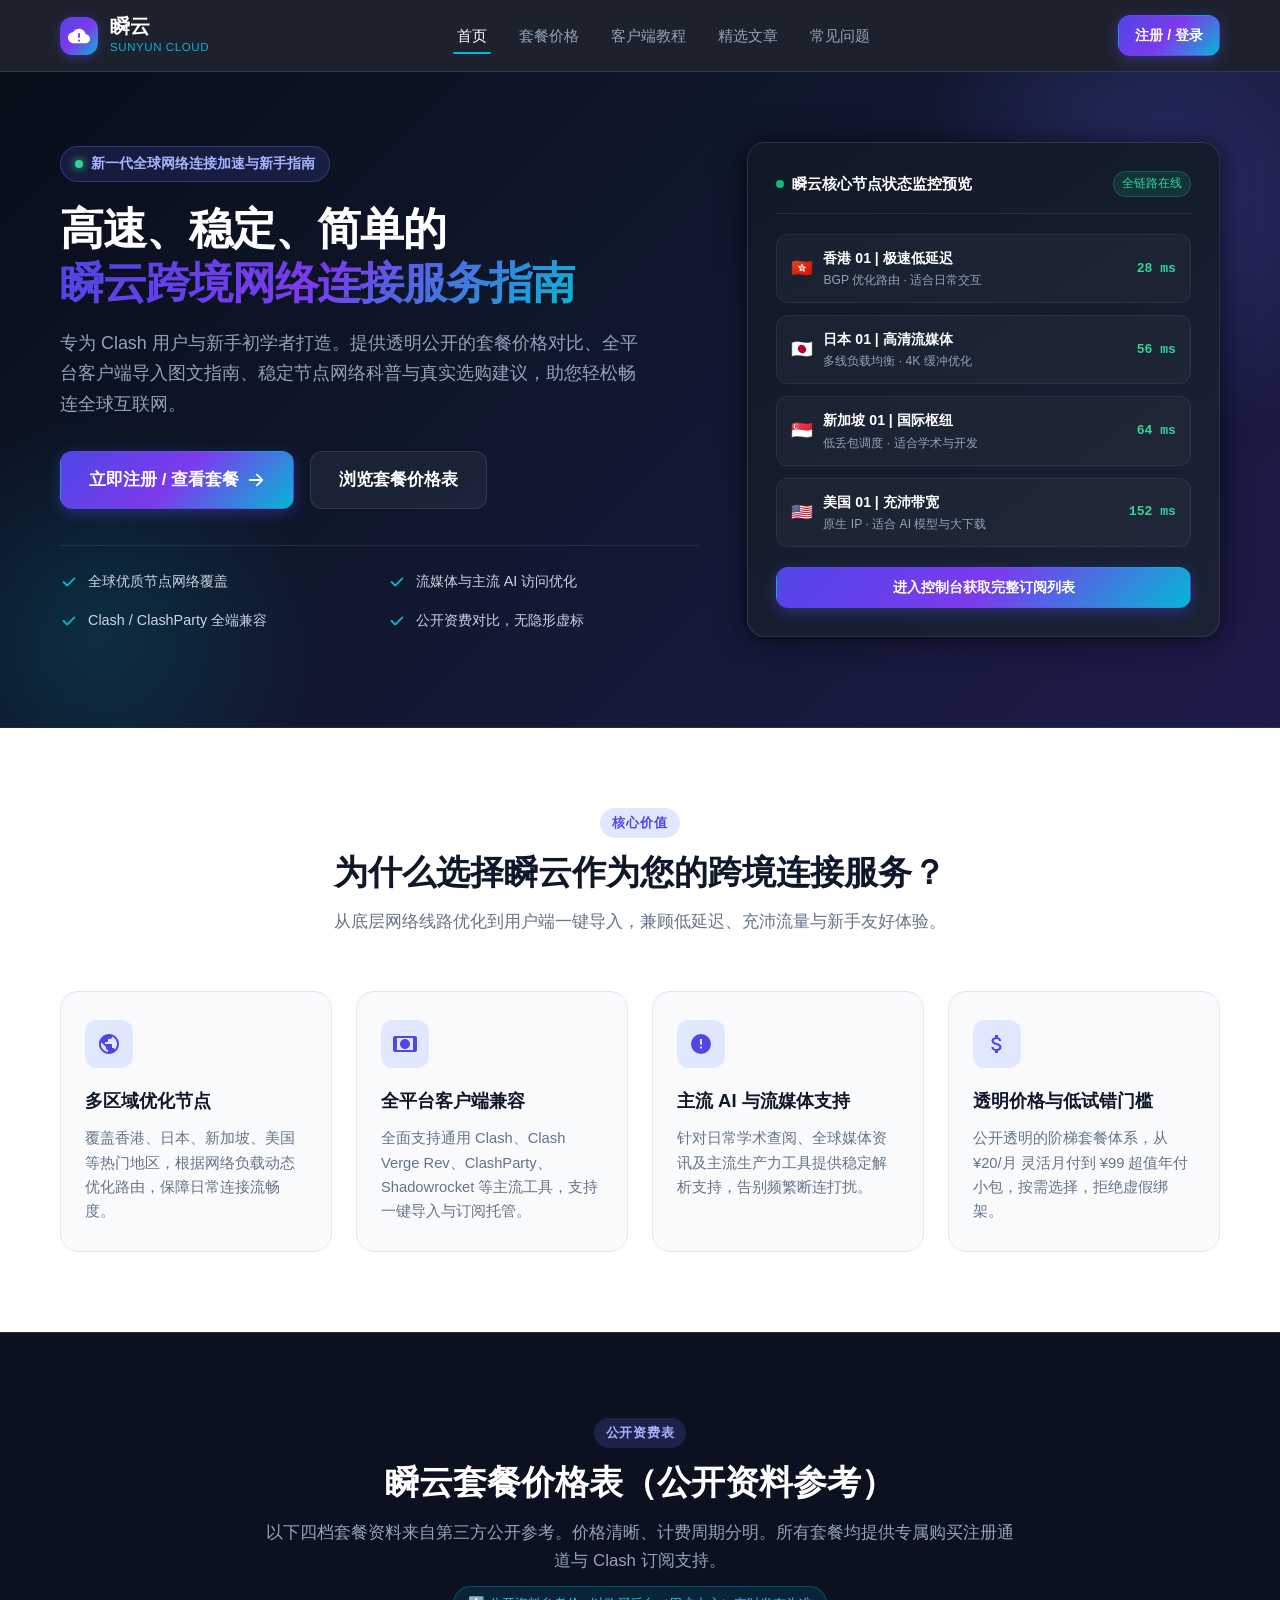
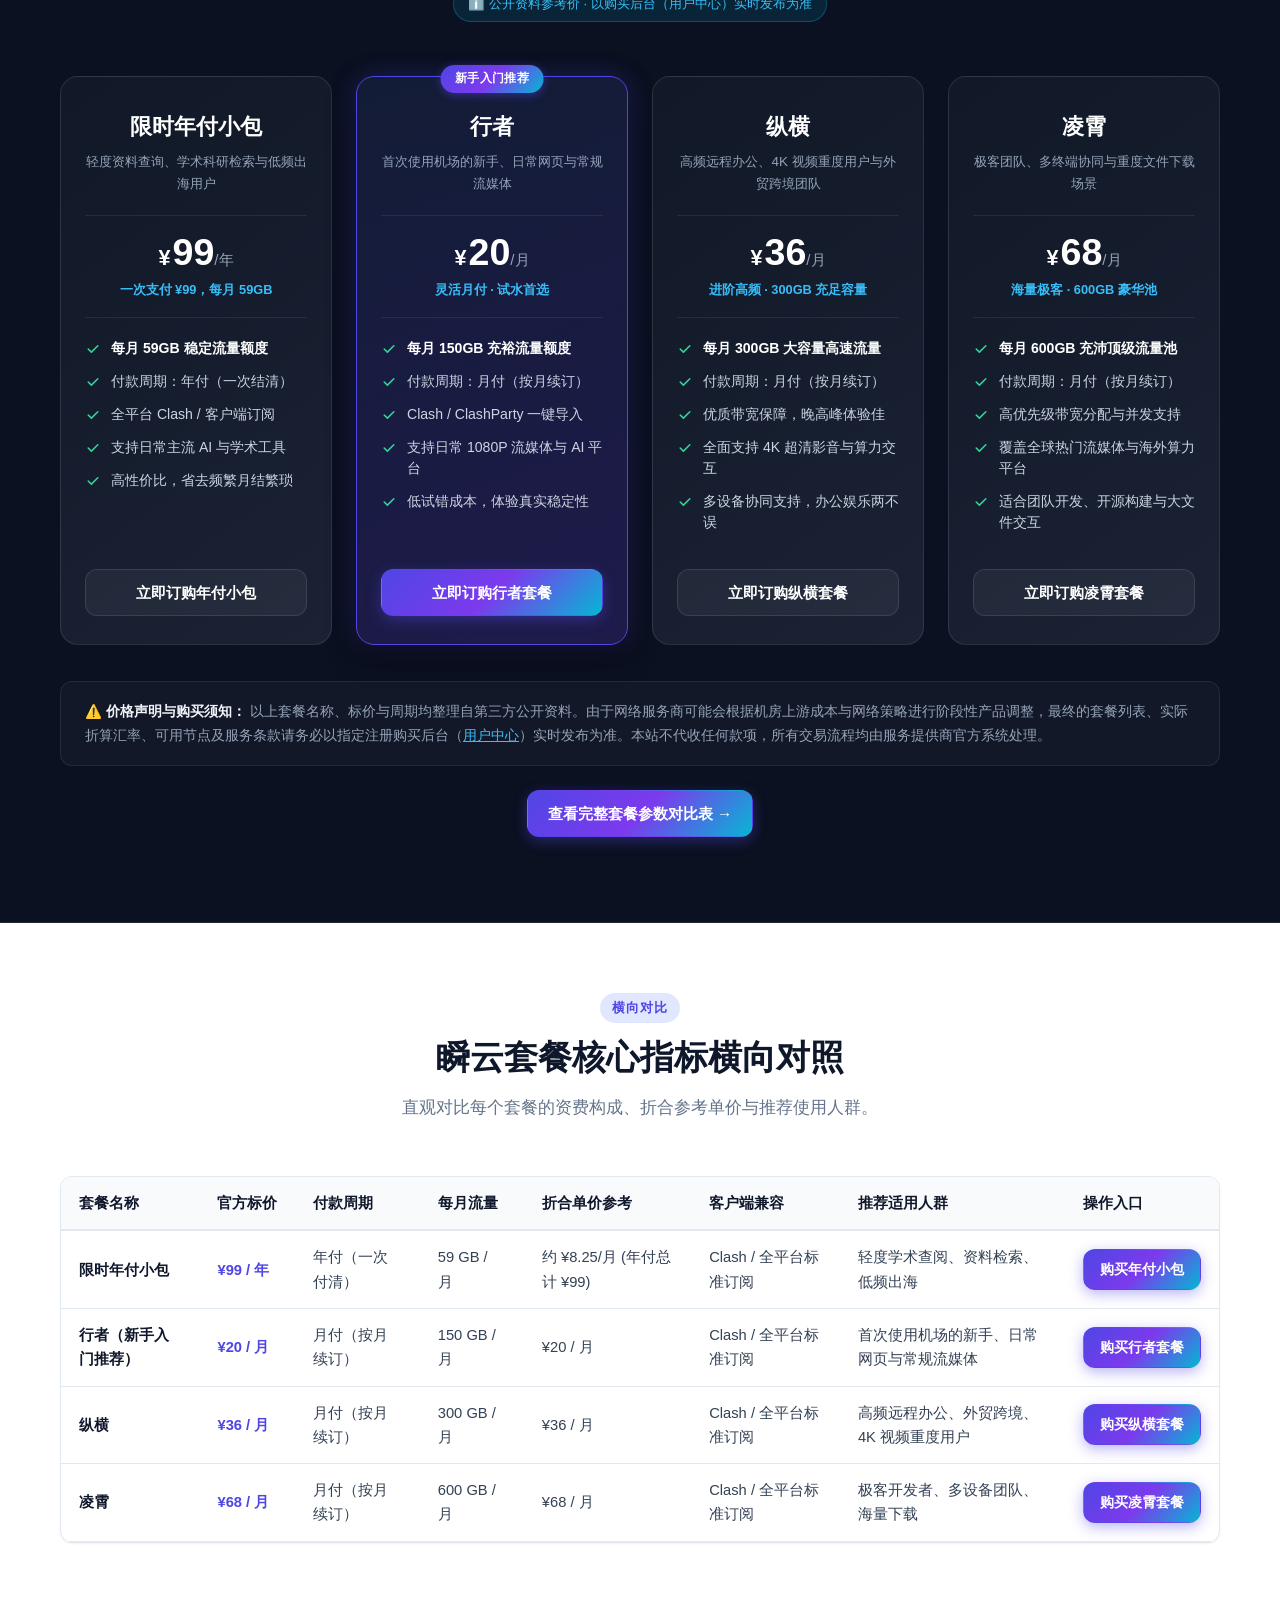
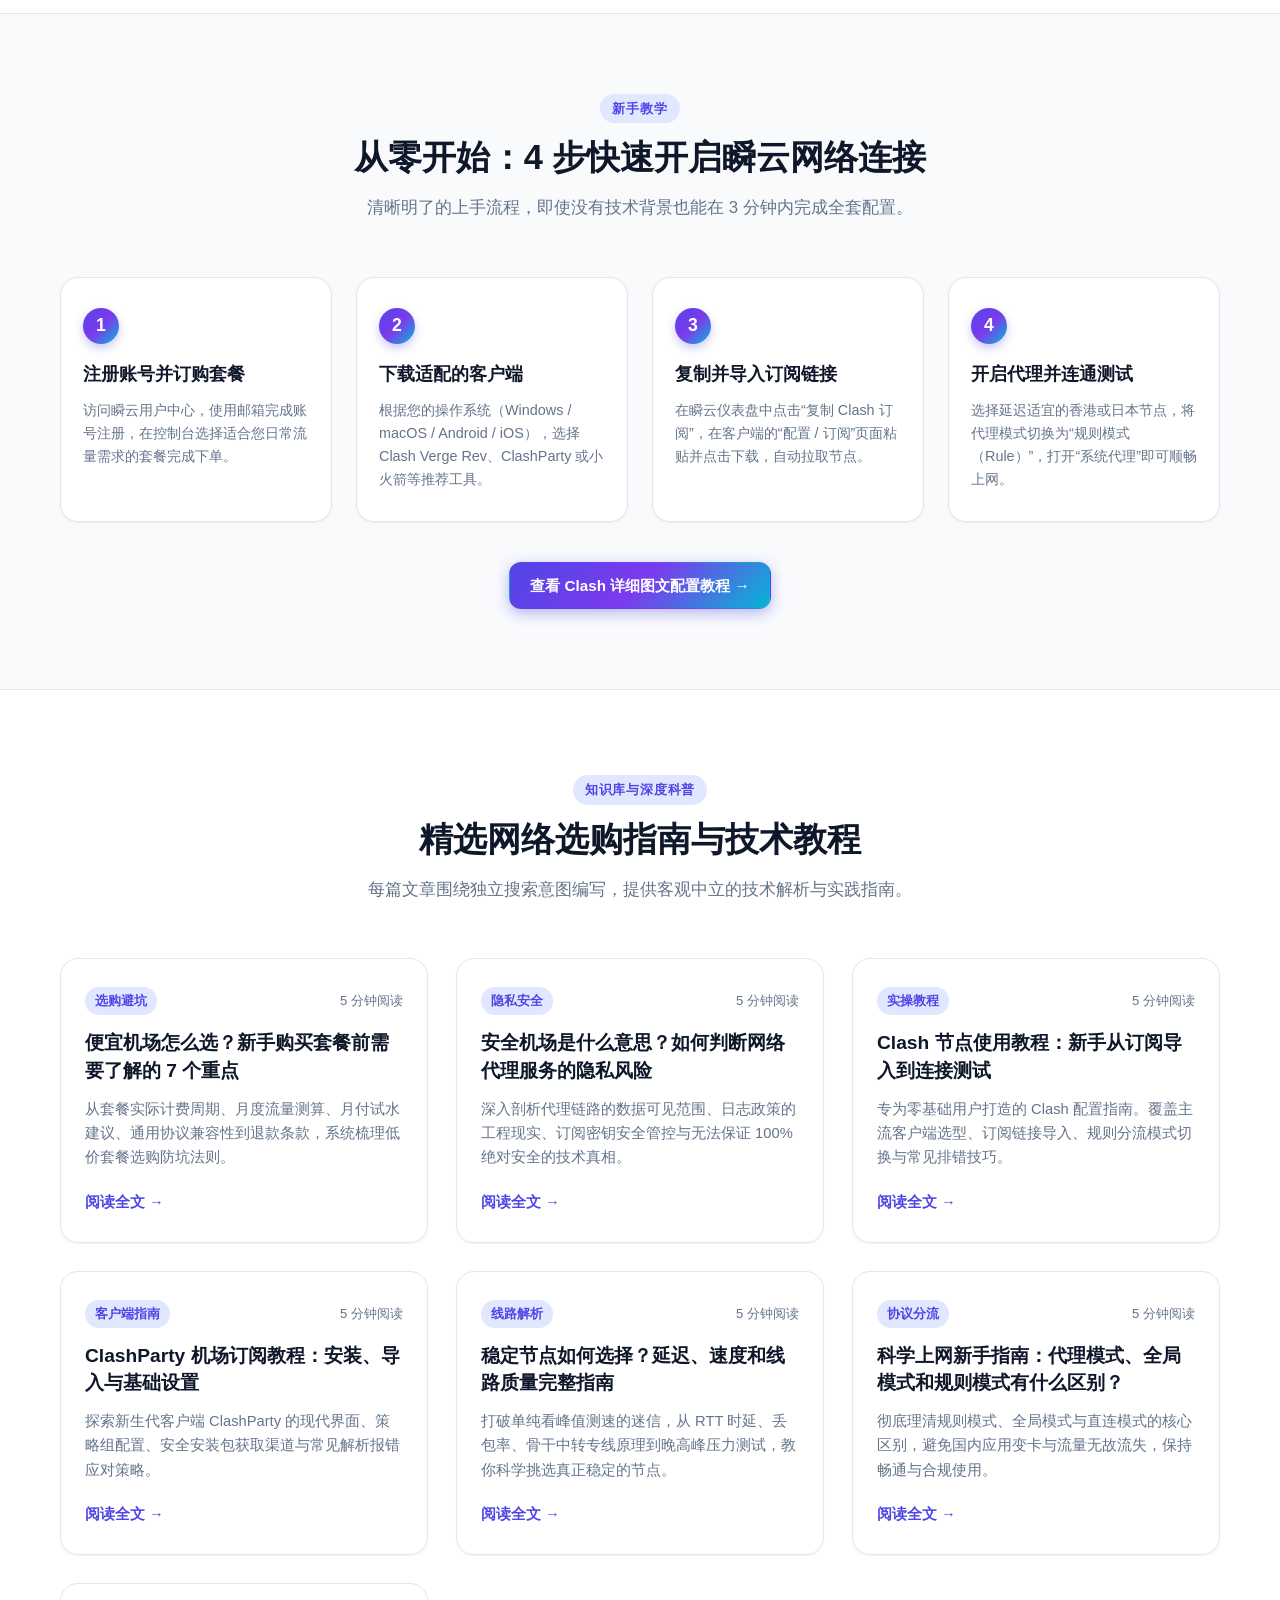
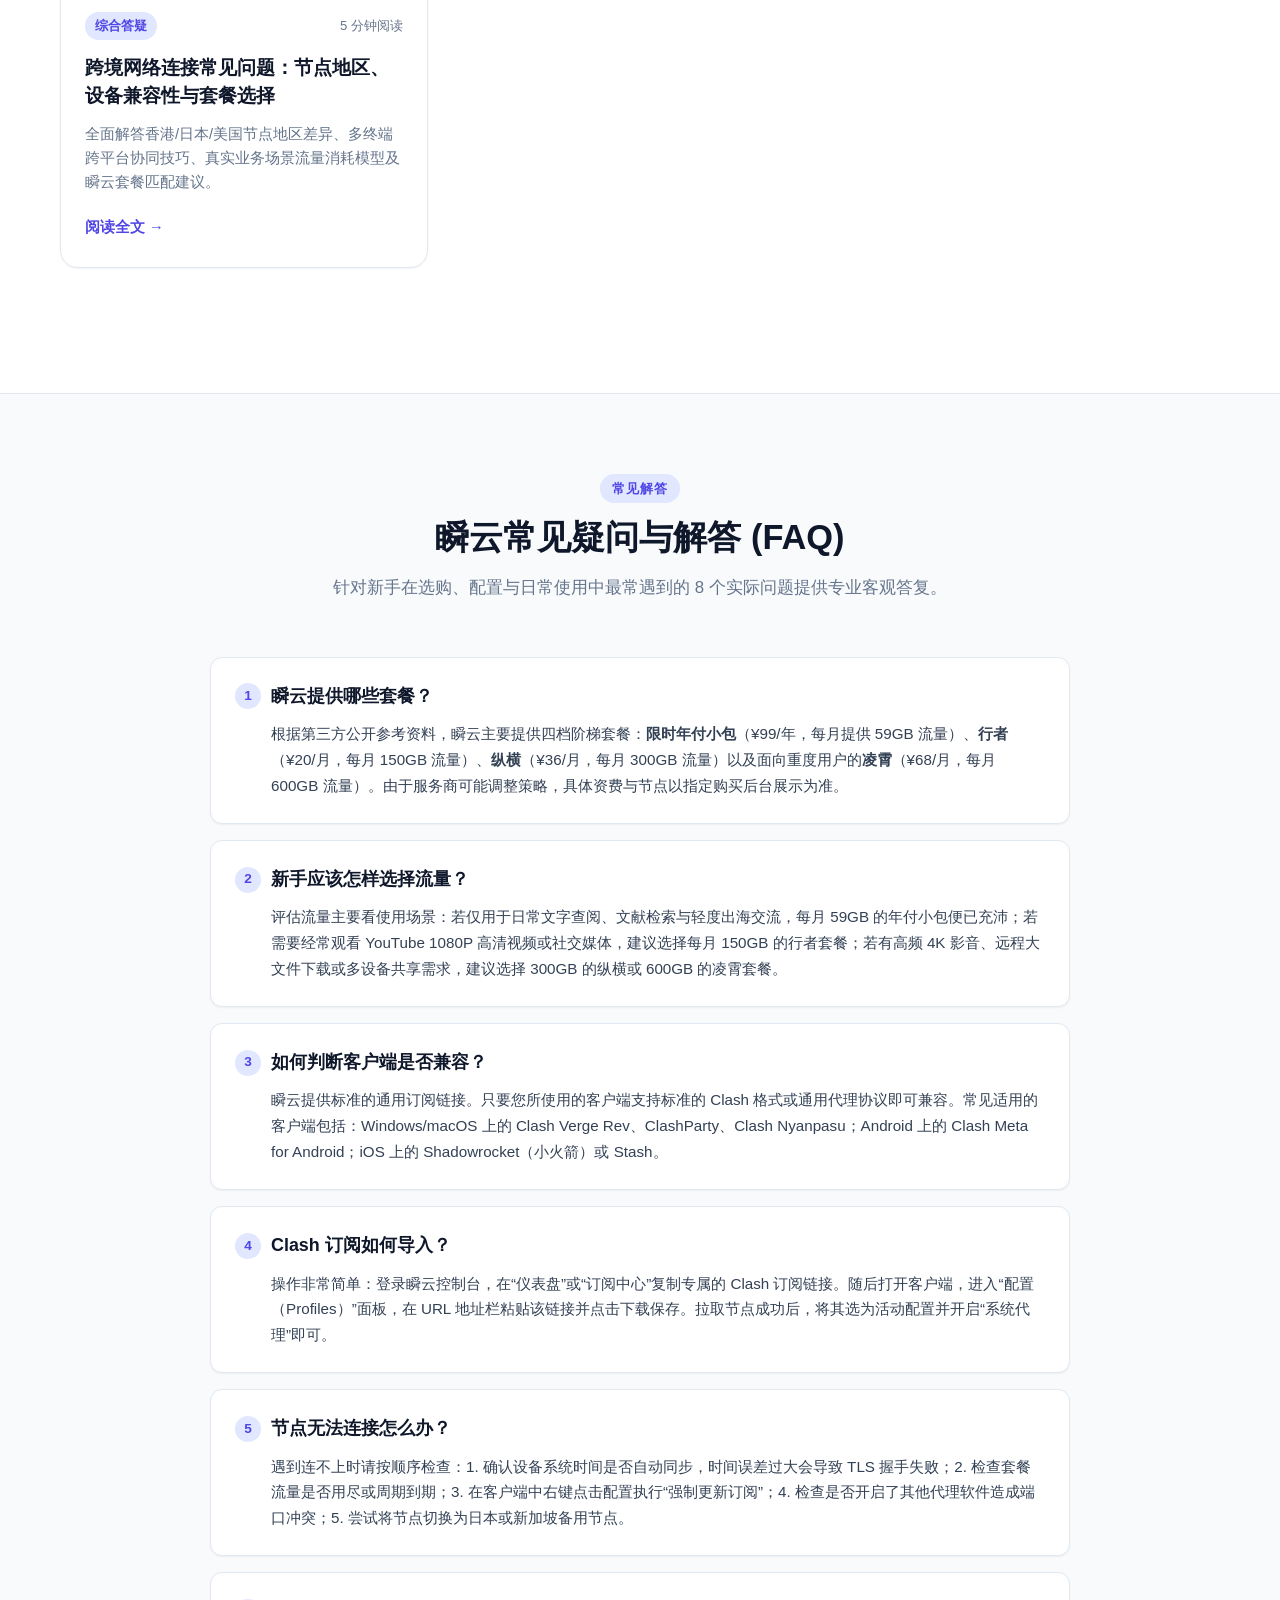
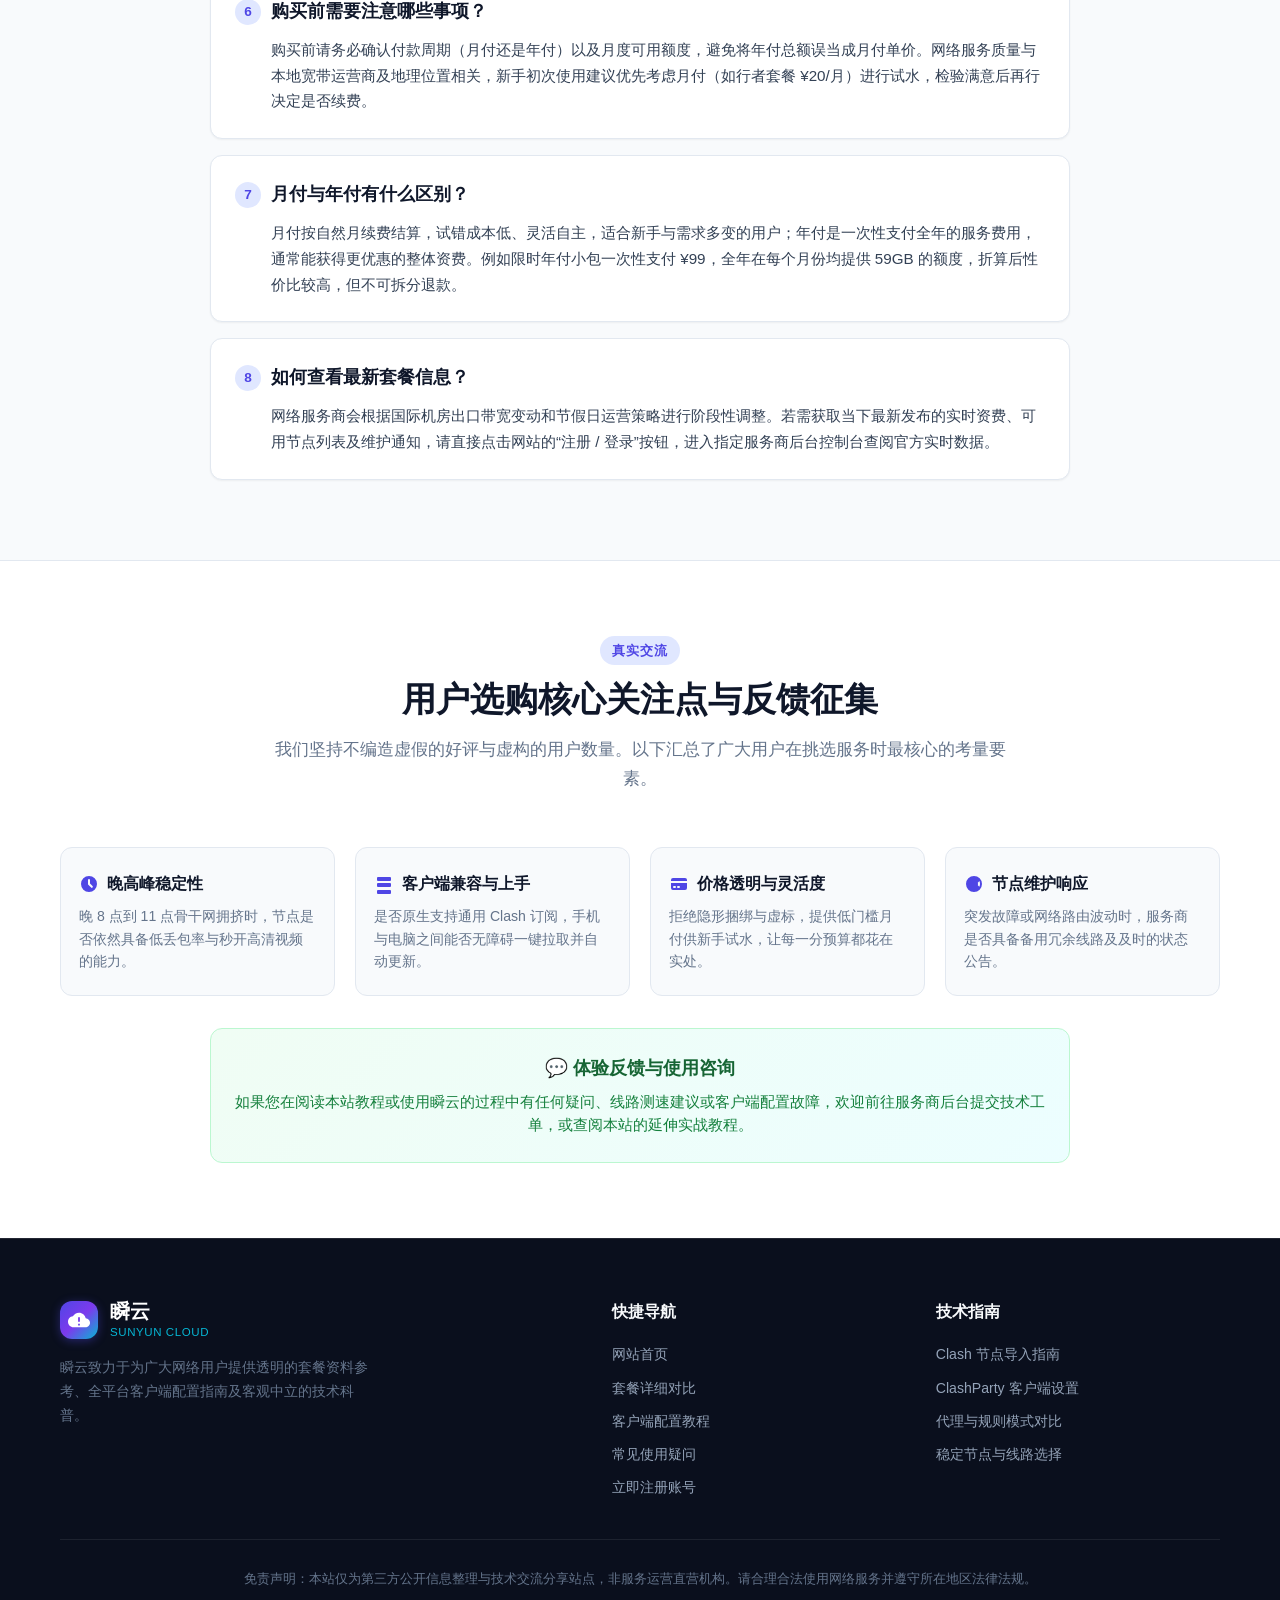
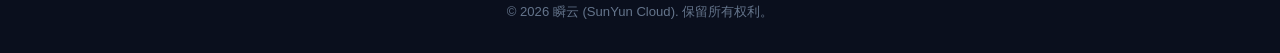
<file: index.html>
<!DOCTYPE html>
<html lang="zh-CN">
<head>
  <meta charset="UTF-8">
  <meta name="viewport" content="width=device-width, initial-scale=1.0">
  <title>瞬云 (SunYun Cloud) - 高速稳定跨境网络连接服务指南与套餐对比</title>
  <meta name="description" content="瞬云 (SunYun Cloud) 落地服务指南与全档位套餐对比。提供限时年付小包（¥99/年，59GB/月）及行者、纵横、凌霄月付套餐详细参数、Clash/ClashParty 新手客户端导入配置教程、节点延迟科普与选购指南。">
  <meta name="keywords" content="瞬云, SunYun Cloud, 便宜机场, 安全机场, 机场推荐, 科学上网, 魔法梯子, 稳定节点, Clash节点, Clash机场, ClashParty机场, 翻墙出海, 全球加速">
  <link rel="canonical" href="https://sunyuncloud.cfd/">
  <link rel="icon" type="image/svg+xml" href="/assets/favicon.svg">
  
  <!-- Open Graph / Facebook -->
  <meta property="og:type" content="website">
  <meta property="og:title" content="瞬云 (SunYun Cloud) - 高速稳定跨境网络连接服务指南与套餐对比">
  <meta property="og:description" content="瞬云官方落地服务指南与全档位套餐对比。提供限时年付小包及行者、纵横、凌霄月付套餐详细参数、Clash 新手导入教程与选购指南。">
  <meta property="og:url" content="https://sunyuncloud.cfd/">
  <meta property="og:site_name" content="瞬云 SunYun Cloud">
  <meta name="twitter:card" content="summary_large_image">
  <meta name="twitter:title" content="瞬云 (SunYun Cloud) - 高速稳定跨境网络连接服务指南与套餐对比">
  <meta name="twitter:description" content="瞬云官方落地服务指南与全档位套餐对比。提供限时年付小包及行者、纵横、凌霄月付套餐详细参数、Clash 新手导入教程与选购指南。">

  <link rel="stylesheet" href="/css/style.css">

  <!-- JSON-LD 结构化数据 -->
  <script type="application/ld+json">
  {
    "@context": "https://schema.org",
    "@type": "WebSite",
    "name": "瞬云 SunYun Cloud",
    "url": "https://sunyuncloud.cfd/",
    "description": "瞬云 (SunYun Cloud) 跨境网络连接服务指南、套餐价格对比与 Clash 配置教程平台",
    "potentialAction": {
      "@type": "SearchAction",
      "target": "https://sunyuncloud.cfd/#articles",
      "query-input": "required name=search_term_string"
    }
  }
  </script>
  <script type="application/ld+json">
  {
    "@context": "https://schema.org",
    "@type": "Organization",
    "name": "瞬云 SunYun Cloud",
    "url": "https://sunyuncloud.cfd/",
    "logo": "https://sunyuncloud.cfd/assets/favicon.svg"
  }
  </script>
  <script type="application/ld+json">
  {
    "@context": "https://schema.org",
    "@type": "FAQPage",
    "mainEntity": [
      {
        "@type": "Question",
        "name": "瞬云提供哪些套餐？",
        "acceptedAnswer": {
          "@type": "Answer",
          "text": "根据公开参考资料，瞬云主要提供四档套餐：限时年付小包（¥99/年，每月59GB）、行者（¥20/月，每月150GB）、纵横（¥36/月，每月300GB）以及凌霄（¥68/月，每月600GB）。具体价格与配置请以指定购买后台实际展示为准。"
        }
      },
      {
        "@type": "Question",
        "name": "新手应该怎样选择流量？",
        "acceptedAnswer": {
          "@type": "Answer",
          "text": "初次使用建议根据日常习惯评估：仅用于日常查阅资料、文献检索和轻度网页浏览，每月50GB至100GB已足够；若经常观看1080P/4K超清视频或多设备协同，建议选择150GB至300GB的行者或纵横套餐；若为团队或海量下载，可考虑600GB的凌霄套餐。"
        }
      },
      {
        "@type": "Question",
        "name": "如何判断客户端是否兼容？",
        "acceptedAnswer": {
          "@type": "Answer",
          "text": "瞬云提供标准通用订阅格式。只要您的客户端支持主流的 Clash、Clash Meta（Mihomo）、ClashParty、Shadowrocket（小火箭）或通用代理协议，即可直接导入使用。"
        }
      },
      {
        "@type": "Question",
        "name": "Clash 订阅如何导入？",
        "acceptedAnswer": {
          "@type": "Answer",
          "text": "在瞬云后台复制您的专属 Clash 订阅链接，打开客户端进入“配置（Profiles）”或“订阅（Subscriptions）”界面，粘贴链接并点击下载保存。拉取成功后在代理列表中选择节点并开启系统代理即可。"
        }
      },
      {
        "@type": "Question",
        "name": "节点无法连接怎么办？",
        "acceptedAnswer": {
          "@type": "Answer",
          "text": "建议按以下顺序排查：1. 检查设备本地系统时间是否自动同步（时间偏差大会导致握手失败）；2. 检查套餐流量与有效期；3. 在客户端中右键强制更新订阅；4. 切换节点或更换代理模式为规则模式；5. 检查本地端口是否有其他软件冲突。"
        }
      },
      {
        "@type": "Question",
        "name": "购买前需要注意哪些事项？",
        "acceptedAnswer": {
          "@type": "Answer",
          "text": "购买前请核对所需付款周期、月度流量额度与设备连接规则。虚拟网络服务通常遵循服务商特定条款，建议新手首次尝试优先选择低试错成本的月付套餐进行体验。"
        }
      },
      {
        "@type": "Question",
        "name": "月付与年付有什么区别？",
        "acceptedAnswer": {
          "@type": "Answer",
          "text": "月付支持按月结算，灵活性高、适合初次体验；年付则需一次性结清全周期费用，但通常折合单价更具性价比。例如限时年付小包一次性支付¥99享有一年服务，每月按期提供59GB流量。"
        }
      },
      {
        "@type": "Question",
        "name": "如何查看最新套餐信息？",
        "acceptedAnswer": {
          "@type": "Answer",
          "text": "由于运营方可能会对节点链路与促销政策进行调整，最权威准确的套餐资费、节点可用情况与优惠动态请直接登录指定注册后台用户中心查看。"
        }
      }
    ]
  }
  </script>
</head>
<body>

  <!-- 顶部导航 -->
  <header class="site-header">
    <div class="container header-inner">
      <a href="/" class="brand-logo" aria-label="瞬云首页">
        <div class="logo-icon">
          <svg viewBox="0 0 24 24"><path d="M19.35 10.04C18.67 6.59 15.64 4 12 4 9.11 4 6.6 5.64 5.35 8.04 2.34 8.36 0 10.91 0 14c0 3.31 2.69 6 6 6h13c2.76 0 5-2.24 5-5 0-2.64-2.05-4.78-4.65-4.96zM13 14h-2V9h2v5zm0 4h-2v-2h2v2z"/></svg>
        </div>
        <div class="brand-text">
          <span class="brand-name">瞬云</span>
          <span class="brand-sub">SunYun Cloud</span>
        </div>
      </a>

      <nav class="nav-menu">
        <a href="/" class="nav-link active">首页</a>
        <a href="/plans.html" class="nav-link">套餐价格</a>
        <a href="#tutorials" class="nav-link">客户端教程</a>
        <a href="#articles" class="nav-link">精选文章</a>
        <a href="#faq" class="nav-link">常见问题</a>
      </nav>

      <div class="header-actions">
        <a href="https://varnexa.lingdongaff.com/#/?code=HHoxxHGa" class="btn btn-primary btn-sm" target="_blank" rel="sponsored nofollow noopener">注册 / 登录</a>
      </div>

      <button class="mobile-toggle" id="mobileToggle" aria-label="展开导航菜单" aria-expanded="false">
        <svg viewBox="0 0 24 24" fill="none" stroke="currentColor" stroke-width="2"><path d="M4 6h16M4 12h16M4 18h16"/></svg>
      </button>
    </div>

    <div class="mobile-nav" id="mobileNav">
      <a href="/" class="nav-link">首页</a>
      <a href="/plans.html" class="nav-link">套餐价格</a>
      <a href="#tutorials" class="nav-link">客户端教程</a>
      <a href="#articles" class="nav-link">精选文章</a>
      <a href="#faq" class="nav-link">常见问题</a>
      <a href="https://varnexa.lingdongaff.com/#/?code=HHoxxHGa" class="btn btn-primary btn-block" target="_blank" rel="sponsored nofollow noopener">进入注册 / 登录</a>
    </div>
  </header>

  <!-- 主体内容 -->
  <main>
    <!-- Hero 区域 -->
    <section class="hero-section">
      <div class="container hero-grid">
        <div>
          <div class="hero-badge">
            <span class="hero-badge-dot"></span>
            <span>新一代全球网络连接加速与新手指南</span>
          </div>
          <h1 class="hero-title">
            高速、稳定、简单的<br>
            <span class="text-gradient">瞬云跨境网络连接服务指南</span>
          </h1>
          <p class="hero-subtitle">
            专为 Clash 用户与新手初学者打造。提供透明公开的套餐价格对比、全平台客户端导入图文指南、稳定节点网络科普与真实选购建议，助您轻松畅连全球互联网。
          </p>
          <div class="hero-actions">
            <a href="https://varnexa.lingdongaff.com/#/?code=HHoxxHGa" class="btn btn-primary btn-lg" target="_blank" rel="sponsored nofollow noopener">
              <span>立即注册 / 查看套餐</span>
              <svg width="18" height="18" viewBox="0 0 20 20" fill="currentColor"><path fill-rule="evenodd" d="M10.293 3.293a1 1 0 011.414 0l6 6a1 1 0 010 1.414l-6 6a1 1 0 01-1.414-1.414L14.586 11H3a1 1 0 110-2h11.586l-4.293-4.293a1 1 0 010-1.414z" clip-rule="evenodd"/></svg>
            </a>
            <a href="/plans.html" class="btn btn-outline btn-lg">浏览套餐价格表</a>
          </div>

          <div class="hero-trust">
            <div class="trust-item">
              <svg viewBox="0 0 20 20" fill="currentColor"><path fill-rule="evenodd" d="M16.707 5.293a1 1 0 010 1.414l-8 8a1 1 0 01-1.414 0l-4-4a1 1 0 011.414-1.414L8 12.586l7.293-7.293a1 1 0 011.414 0z" clip-rule="evenodd"/></svg>
              <span>全球优质节点网络覆盖</span>
            </div>
            <div class="trust-item">
              <svg viewBox="0 0 20 20" fill="currentColor"><path fill-rule="evenodd" d="M16.707 5.293a1 1 0 010 1.414l-8 8a1 1 0 01-1.414 0l-4-4a1 1 0 011.414-1.414L8 12.586l7.293-7.293a1 1 0 011.414 0z" clip-rule="evenodd"/></svg>
              <span>流媒体与主流 AI 访问优化</span>
            </div>
            <div class="trust-item">
              <svg viewBox="0 0 20 20" fill="currentColor"><path fill-rule="evenodd" d="M16.707 5.293a1 1 0 010 1.414l-8 8a1 1 0 01-1.414 0l-4-4a1 1 0 011.414-1.414L8 12.586l7.293-7.293a1 1 0 011.414 0z" clip-rule="evenodd"/></svg>
              <span>Clash / ClashParty 全端兼容</span>
            </div>
            <div class="trust-item">
              <svg viewBox="0 0 20 20" fill="currentColor"><path fill-rule="evenodd" d="M16.707 5.293a1 1 0 010 1.414l-8 8a1 1 0 01-1.414 0l-4-4a1 1 0 011.414-1.414L8 12.586l7.293-7.293a1 1 0 011.414 0z" clip-rule="evenodd"/></svg>
              <span>公开资费对比，无隐形虚标</span>
            </div>
          </div>
        </div>

        <!-- Hero 右侧拟态控制台 -->
        <div class="hero-card">
          <div class="hero-card-header">
            <div class="hero-card-title">
              <span class="status-indicator"></span>
              <span>瞬云核心节点状态监控预览</span>
            </div>
            <span class="status-badge">全链路在线</span>
          </div>

          <div class="server-node-list">
            <div class="node-item">
              <div class="node-info">
                <span class="node-flag">🇭🇰</span>
                <div>
                  <strong>香港 01 | 极速低延迟</strong>
                  <div style="font-size: 0.76rem; color: #94a3b8;">BGP 优化路由 · 适合日常交互</div>
                </div>
              </div>
              <span class="node-ping">28 ms</span>
            </div>

            <div class="node-item">
              <div class="node-info">
                <span class="node-flag">🇯🇵</span>
                <div>
                  <strong>日本 01 | 高清流媒体</strong>
                  <div style="font-size: 0.76rem; color: #94a3b8;">多线负载均衡 · 4K 缓冲优化</div>
                </div>
              </div>
              <span class="node-ping">56 ms</span>
            </div>

            <div class="node-item">
              <div class="node-info">
                <span class="node-flag">🇸🇬</span>
                <div>
                  <strong>新加坡 01 | 国际枢纽</strong>
                  <div style="font-size: 0.76rem; color: #94a3b8;">低丢包调度 · 适合学术与开发</div>
                </div>
              </div>
              <span class="node-ping">64 ms</span>
            </div>

            <div class="node-item">
              <div class="node-info">
                <span class="node-flag">🇺🇸</span>
                <div>
                  <strong>美国 01 | 充沛带宽</strong>
                  <div style="font-size: 0.76rem; color: #94a3b8;">原生 IP · 适合 AI 模型与大下载</div>
                </div>
              </div>
              <span class="node-ping">152 ms</span>
            </div>
          </div>

          <div style="margin-top: 20px; text-align: center;">
            <a href="https://varnexa.lingdongaff.com/#/?code=HHoxxHGa" class="btn btn-primary btn-sm btn-block" target="_blank" rel="sponsored nofollow noopener">进入控制台获取完整订阅列表</a>
          </div>
        </div>
      </div>
    </section>

    <!-- 核心优势 -->
    <section class="features-section">
      <div class="container">
        <div class="section-header">
          <span class="section-tag">核心价值</span>
          <h2 class="section-title">为什么选择瞬云作为您的跨境连接服务？</h2>
          <p class="section-desc">从底层网络线路优化到用户端一键导入，兼顾低延迟、充沛流量与新手友好体验。</p>
        </div>

        <div class="features-grid">
          <div class="feature-card">
            <div class="feature-icon-box">
              <svg viewBox="0 0 24 24" fill="currentColor"><path d="M12 2C6.48 2 2 6.48 2 12s4.48 10 10 10 10-4.48 10-10S17.52 2 12 2zm-1 17.93c-3.95-.49-7-3.85-7-7.93 0-.62.08-1.21.21-1.79L9 15v1c0 1.1.9 2 2 2v1.93zm6.9-2.54c-.26-.81-1-1.39-1.9-1.39h-1v-3c0-.55-.45-1-1-1H8v-2h2c.55 0 1-.45 1-1V7h2c1.1 0 2-.9 2-2v-.41c2.93 1.19 5 4.06 5 7.41 0 2.08-.8 3.97-2.1 5.39z"/></svg>
            </div>
            <h3 class="feature-title">多区域优化节点</h3>
            <p class="feature-text">覆盖香港、日本、新加坡、美国等热门地区，根据网络负载动态优化路由，保障日常连接流畅度。</p>
          </div>

          <div class="feature-card">
            <div class="feature-icon-box">
              <svg viewBox="0 0 24 24" fill="currentColor"><path d="M4 6h16v12H4z M2 4c-1.1 0-2 .9-2 2v12c0 1.1.9 2 2 2h20c1.1 0 2-.9 2-2V6c0-1.1-.9-2-2-2H2zm10 13c-2.76 0-5-2.24-5-5s2.24-5 5-5 5 2.24 5 5-2.24 5-5 5z"/></svg>
            </div>
            <h3 class="feature-title">全平台客户端兼容</h3>
            <p class="feature-text">全面支持通用 Clash、Clash Verge Rev、ClashParty、Shadowrocket 等主流工具，支持一键导入与订阅托管。</p>
          </div>

          <div class="feature-card">
            <div class="feature-icon-box">
              <svg viewBox="0 0 24 24" fill="currentColor"><path d="M12 2a10 10 0 100 20 10 10 0 000-20zm1 14.5h-2v-2h2v2zm0-4h-2V7h2v5.5z"/></svg>
            </div>
            <h3 class="feature-title">主流 AI 与流媒体支持</h3>
            <p class="feature-text">针对日常学术查阅、全球媒体资讯及主流生产力工具提供稳定解析支持，告别频繁断连打扰。</p>
          </div>

          <div class="feature-card">
            <div class="feature-icon-box">
              <svg viewBox="0 0 24 24" fill="currentColor"><path d="M11.8 10.9c-2.27-.59-3-1.2-3-2.15 0-1.09 1.01-1.85 2.7-1.85 1.78 0 2.44.85 2.5 2.1h2.21c-.07-1.72-1.12-3.3-3.21-3.81V3h-3v2.16c-1.94.42-3.5 1.68-3.5 3.61 0 2.31 1.91 3.46 4.7 4.13 2.5.6 3 1.48 3 2.41 0 .69-.49 1.79-2.7 1.79-2.06 0-2.87-.92-2.98-2.1h-2.2c.12 2.19 1.76 3.42 3.68 3.83V21h3v-2.15c1.95-.37 3.5-1.5 3.5-3.55 0-2.84-2.43-3.81-4.7-4.4z"/></svg>
            </div>
            <h3 class="feature-title">透明价格与低试错门槛</h3>
            <p class="feature-text">公开透明的阶梯套餐体系，从 ¥20/月 灵活月付到 ¥99 超值年付小包，按需选择，拒绝虚假绑架。</p>
          </div>
        </div>
      </div>
    </section>

    <!-- 套餐价格专区 (Top Priority) -->
    <section class="pricing-section" id="pricing">
      <div class="container">
        <div class="section-header">
          <span class="section-tag" style="background: rgba(99, 102, 241, 0.2); color: #a5b4fc;">公开资费表</span>
          <h2 class="section-title">瞬云套餐价格表（公开资料参考）</h2>
          <p class="section-desc">
            以下四档套餐资料来自第三方公开参考。价格清晰、计费周期分明。所有套餐均提供专属购买注册通道与 Clash 订阅支持。
          </p>
          <div class="pricing-source-badge">
            ℹ️ 公开资料参考价 · 以购买后台（用户中心）实时发布为准
          </div>
        </div>

        <div class="pricing-grid">
          
          <!-- 套餐 1：限时年付小包 -->
          <div class="pricing-card">
            <div class="pricing-card-header">
              <h3 class="plan-name">限时年付小包</h3>
              <p class="plan-desc">轻度资料查询、学术科研检索与低频出海用户</p>
            </div>
            <div class="plan-price-box">
              <div class="plan-price-main"><span class="currency">¥</span>99<span class="cycle">/年</span></div>
              <div class="plan-cycle-note">一次支付 ¥99，每月 59GB</div>
            </div>
            <ul class="plan-features">
              <li class="plan-feature-item highlight-text">
                <svg viewBox="0 0 20 20" fill="currentColor"><path fill-rule="evenodd" d="M16.707 5.293a1 1 0 010 1.414l-8 8a1 1 0 01-1.414 0l-4-4a1 1 0 011.414-1.414L8 12.586l7.293-7.293a1 1 0 011.414 0z" clip-rule="evenodd"/></svg>
                <span>每月 59GB 稳定流量额度</span>
              </li>
              <li class="plan-feature-item">
                <svg viewBox="0 0 20 20" fill="currentColor"><path fill-rule="evenodd" d="M16.707 5.293a1 1 0 010 1.414l-8 8a1 1 0 01-1.414 0l-4-4a1 1 0 011.414-1.414L8 12.586l7.293-7.293a1 1 0 011.414 0z" clip-rule="evenodd"/></svg>
                <span>付款周期：年付（一次结清）</span>
              </li>
              <li class="plan-feature-item">
                <svg viewBox="0 0 20 20" fill="currentColor"><path fill-rule="evenodd" d="M16.707 5.293a1 1 0 010 1.414l-8 8a1 1 0 01-1.414 0l-4-4a1 1 0 011.414-1.414L8 12.586l7.293-7.293a1 1 0 011.414 0z" clip-rule="evenodd"/></svg>
                <span>全平台 Clash / 客户端订阅</span>
              </li>
              <li class="plan-feature-item">
                <svg viewBox="0 0 20 20" fill="currentColor"><path fill-rule="evenodd" d="M16.707 5.293a1 1 0 010 1.414l-8 8a1 1 0 01-1.414 0l-4-4a1 1 0 011.414-1.414L8 12.586l7.293-7.293a1 1 0 011.414 0z" clip-rule="evenodd"/></svg>
                <span>支持日常主流 AI 与学术工具</span>
              </li>
              <li class="plan-feature-item">
                <svg viewBox="0 0 20 20" fill="currentColor"><path fill-rule="evenodd" d="M16.707 5.293a1 1 0 010 1.414l-8 8a1 1 0 01-1.414 0l-4-4a1 1 0 011.414-1.414L8 12.586l7.293-7.293a1 1 0 011.414 0z" clip-rule="evenodd"/></svg>
                <span>高性价比，省去频繁月结繁琐</span>
              </li>
            </ul>
            <a href="https://varnexa.lingdongaff.com/#/?code=HHoxxHGa" class="btn btn-outline btn-block" target="_blank" rel="sponsored nofollow noopener">立即订购年付小包</a>
          </div>

          <!-- 套餐 2：行者（新手入门推荐） -->
          <div class="pricing-card featured">
            <div class="pricing-badge">新手入门推荐</div>
            <div class="pricing-card-header">
              <h3 class="plan-name">行者</h3>
              <p class="plan-desc">首次使用机场的新手、日常网页与常规流媒体</p>
            </div>
            <div class="plan-price-box">
              <div class="plan-price-main"><span class="currency">¥</span>20<span class="cycle">/月</span></div>
              <div class="plan-cycle-note">灵活月付 · 试水首选</div>
            </div>
            <ul class="plan-features">
              <li class="plan-feature-item highlight-text">
                <svg viewBox="0 0 20 20" fill="currentColor"><path fill-rule="evenodd" d="M16.707 5.293a1 1 0 010 1.414l-8 8a1 1 0 01-1.414 0l-4-4a1 1 0 011.414-1.414L8 12.586l7.293-7.293a1 1 0 011.414 0z" clip-rule="evenodd"/></svg>
                <span>每月 150GB 充裕流量额度</span>
              </li>
              <li class="plan-feature-item">
                <svg viewBox="0 0 20 20" fill="currentColor"><path fill-rule="evenodd" d="M16.707 5.293a1 1 0 010 1.414l-8 8a1 1 0 01-1.414 0l-4-4a1 1 0 011.414-1.414L8 12.586l7.293-7.293a1 1 0 011.414 0z" clip-rule="evenodd"/></svg>
                <span>付款周期：月付（按月续订）</span>
              </li>
              <li class="plan-feature-item">
                <svg viewBox="0 0 20 20" fill="currentColor"><path fill-rule="evenodd" d="M16.707 5.293a1 1 0 010 1.414l-8 8a1 1 0 01-1.414 0l-4-4a1 1 0 011.414-1.414L8 12.586l7.293-7.293a1 1 0 011.414 0z" clip-rule="evenodd"/></svg>
                <span>Clash / ClashParty 一键导入</span>
              </li>
              <li class="plan-feature-item">
                <svg viewBox="0 0 20 20" fill="currentColor"><path fill-rule="evenodd" d="M16.707 5.293a1 1 0 010 1.414l-8 8a1 1 0 01-1.414 0l-4-4a1 1 0 011.414-1.414L8 12.586l7.293-7.293a1 1 0 011.414 0z" clip-rule="evenodd"/></svg>
                <span>支持日常 1080P 流媒体与 AI 平台</span>
              </li>
              <li class="plan-feature-item">
                <svg viewBox="0 0 20 20" fill="currentColor"><path fill-rule="evenodd" d="M16.707 5.293a1 1 0 010 1.414l-8 8a1 1 0 01-1.414 0l-4-4a1 1 0 011.414-1.414L8 12.586l7.293-7.293a1 1 0 011.414 0z" clip-rule="evenodd"/></svg>
                <span>低试错成本，体验真实稳定性</span>
              </li>
            </ul>
            <a href="https://varnexa.lingdongaff.com/#/?code=HHoxxHGa" class="btn btn-primary btn-block" target="_blank" rel="sponsored nofollow noopener">立即订购行者套餐</a>
          </div>

          <!-- 套餐 3：纵横 -->
          <div class="pricing-card">
            <div class="pricing-card-header">
              <h3 class="plan-name">纵横</h3>
              <p class="plan-desc">高频远程办公、4K 视频重度用户与外贸跨境团队</p>
            </div>
            <div class="plan-price-box">
              <div class="plan-price-main"><span class="currency">¥</span>36<span class="cycle">/月</span></div>
              <div class="plan-cycle-note">进阶高频 · 300GB 充足容量</div>
            </div>
            <ul class="plan-features">
              <li class="plan-feature-item highlight-text">
                <svg viewBox="0 0 20 20" fill="currentColor"><path fill-rule="evenodd" d="M16.707 5.293a1 1 0 010 1.414l-8 8a1 1 0 01-1.414 0l-4-4a1 1 0 011.414-1.414L8 12.586l7.293-7.293a1 1 0 011.414 0z" clip-rule="evenodd"/></svg>
                <span>每月 300GB 大容量高速流量</span>
              </li>
              <li class="plan-feature-item">
                <svg viewBox="0 0 20 20" fill="currentColor"><path fill-rule="evenodd" d="M16.707 5.293a1 1 0 010 1.414l-8 8a1 1 0 01-1.414 0l-4-4a1 1 0 011.414-1.414L8 12.586l7.293-7.293a1 1 0 011.414 0z" clip-rule="evenodd"/></svg>
                <span>付款周期：月付（按月续订）</span>
              </li>
              <li class="plan-feature-item">
                <svg viewBox="0 0 20 20" fill="currentColor"><path fill-rule="evenodd" d="M16.707 5.293a1 1 0 010 1.414l-8 8a1 1 0 01-1.414 0l-4-4a1 1 0 011.414-1.414L8 12.586l7.293-7.293a1 1 0 011.414 0z" clip-rule="evenodd"/></svg>
                <span>优质带宽保障，晚高峰体验佳</span>
              </li>
              <li class="plan-feature-item">
                <svg viewBox="0 0 20 20" fill="currentColor"><path fill-rule="evenodd" d="M16.707 5.293a1 1 0 010 1.414l-8 8a1 1 0 01-1.414 0l-4-4a1 1 0 011.414-1.414L8 12.586l7.293-7.293a1 1 0 011.414 0z" clip-rule="evenodd"/></svg>
                <span>全面支持 4K 超清影音与算力交互</span>
              </li>
              <li class="plan-feature-item">
                <svg viewBox="0 0 20 20" fill="currentColor"><path fill-rule="evenodd" d="M16.707 5.293a1 1 0 010 1.414l-8 8a1 1 0 01-1.414 0l-4-4a1 1 0 011.414-1.414L8 12.586l7.293-7.293a1 1 0 011.414 0z" clip-rule="evenodd"/></svg>
                <span>多设备协同支持，办公娱乐两不误</span>
              </li>
            </ul>
            <a href="https://varnexa.lingdongaff.com/#/?code=HHoxxHGa" class="btn btn-outline btn-block" target="_blank" rel="sponsored nofollow noopener">立即订购纵横套餐</a>
          </div>

          <!-- 套餐 4：凌霄 -->
          <div class="pricing-card">
            <div class="pricing-card-header">
              <h3 class="plan-name">凌霄</h3>
              <p class="plan-desc">极客团队、多终端协同与重度文件下载场景</p>
            </div>
            <div class="plan-price-box">
              <div class="plan-price-main"><span class="currency">¥</span>68<span class="cycle">/月</span></div>
              <div class="plan-cycle-note">海量极客 · 600GB 豪华池</div>
            </div>
            <ul class="plan-features">
              <li class="plan-feature-item highlight-text">
                <svg viewBox="0 0 20 20" fill="currentColor"><path fill-rule="evenodd" d="M16.707 5.293a1 1 0 010 1.414l-8 8a1 1 0 01-1.414 0l-4-4a1 1 0 011.414-1.414L8 12.586l7.293-7.293a1 1 0 011.414 0z" clip-rule="evenodd"/></svg>
                <span>每月 600GB 充沛顶级流量池</span>
              </li>
              <li class="plan-feature-item">
                <svg viewBox="0 0 20 20" fill="currentColor"><path fill-rule="evenodd" d="M16.707 5.293a1 1 0 010 1.414l-8 8a1 1 0 01-1.414 0l-4-4a1 1 0 011.414-1.414L8 12.586l7.293-7.293a1 1 0 011.414 0z" clip-rule="evenodd"/></svg>
                <span>付款周期：月付（按月续订）</span>
              </li>
              <li class="plan-feature-item">
                <svg viewBox="0 0 20 20" fill="currentColor"><path fill-rule="evenodd" d="M16.707 5.293a1 1 0 010 1.414l-8 8a1 1 0 01-1.414 0l-4-4a1 1 0 011.414-1.414L8 12.586l7.293-7.293a1 1 0 011.414 0z" clip-rule="evenodd"/></svg>
                <span>高优先级带宽分配与并发支持</span>
              </li>
              <li class="plan-feature-item">
                <svg viewBox="0 0 20 20" fill="currentColor"><path fill-rule="evenodd" d="M16.707 5.293a1 1 0 010 1.414l-8 8a1 1 0 01-1.414 0l-4-4a1 1 0 011.414-1.414L8 12.586l7.293-7.293a1 1 0 011.414 0z" clip-rule="evenodd"/></svg>
                <span>覆盖全球热门流媒体与海外算力平台</span>
              </li>
              <li class="plan-feature-item">
                <svg viewBox="0 0 20 20" fill="currentColor"><path fill-rule="evenodd" d="M16.707 5.293a1 1 0 010 1.414l-8 8a1 1 0 01-1.414 0l-4-4a1 1 0 011.414-1.414L8 12.586l7.293-7.293a1 1 0 011.414 0z" clip-rule="evenodd"/></svg>
                <span>适合团队开发、开源构建与大文件交互</span>
              </li>
            </ul>
            <a href="https://varnexa.lingdongaff.com/#/?code=HHoxxHGa" class="btn btn-outline btn-block" target="_blank" rel="sponsored nofollow noopener">立即订购凌霄套餐</a>
          </div>

        </div>

        <!-- 价格来源真实声明 -->
        <div class="pricing-notice-box">
          <strong>⚠️ 价格声明与购买须知：</strong>
          以上套餐名称、标价与周期均整理自第三方公开资料。由于网络服务商可能会根据机房上游成本与网络策略进行阶段性产品调整，最终的套餐列表、实际折算汇率、可用节点及服务条款请务必以指定注册购买后台（<a href="https://varnexa.lingdongaff.com/#/?code=HHoxxHGa" target="_blank" rel="sponsored nofollow noopener" style="color: #38bdf8; text-decoration: underline;">用户中心</a>）实时发布为准。本站不代收任何款项，所有交易流程均由服务提供商官方系统处理。
        </div>

        <div class="pricing-bottom-actions">
          <a href="/plans.html" class="btn btn-primary">查看完整套餐参数对比表 →</a>
        </div>
      </div>
    </section>

    <!-- 套餐快速对比表 -->
    <section class="comparison-section">
      <div class="container">
        <div class="section-header">
          <span class="section-tag">横向对比</span>
          <h2 class="section-title">瞬云套餐核心指标横向对照</h2>
          <p class="section-desc">直观对比每个套餐的资费构成、折合参考单价与推荐使用人群。</p>
        </div>

        <div class="table-responsive">
          <table class="table-plans">
            <thead>
              <tr>
                <th>套餐名称</th>
                <th>官方标价</th>
                <th>付款周期</th>
                <th>每月流量</th>
                <th>折合单价参考</th>
                <th>客户端兼容</th>
                <th>推荐适用人群</th>
                <th>操作入口</th>
              </tr>
            </thead>
            <tbody>
              <tr>
                <td class="plan-col-name">限时年付小包</td>
                <td class="plan-col-price">¥99 / 年</td>
                <td>年付（一次付清）</td>
                <td>59 GB / 月</td>
                <td>约 ¥8.25/月 (年付总计 ¥99)</td>
                <td>Clash / 全平台标准订阅</td>
                <td>轻度学术查阅、资料检索、低频出海</td>
                <td><a href="https://varnexa.lingdongaff.com/#/?code=HHoxxHGa" class="btn btn-primary btn-sm" target="_blank" rel="sponsored nofollow noopener">购买年付小包</a></td>
              </tr>
              <tr>
                <td class="plan-col-name">行者（新手入门推荐）</td>
                <td class="plan-col-price">¥20 / 月</td>
                <td>月付（按月续订）</td>
                <td>150 GB / 月</td>
                <td>¥20 / 月</td>
                <td>Clash / 全平台标准订阅</td>
                <td>首次使用机场的新手、日常网页与常规流媒体</td>
                <td><a href="https://varnexa.lingdongaff.com/#/?code=HHoxxHGa" class="btn btn-primary btn-sm" target="_blank" rel="sponsored nofollow noopener">购买行者套餐</a></td>
              </tr>
              <tr>
                <td class="plan-col-name">纵横</td>
                <td class="plan-col-price">¥36 / 月</td>
                <td>月付（按月续订）</td>
                <td>300 GB / 月</td>
                <td>¥36 / 月</td>
                <td>Clash / 全平台标准订阅</td>
                <td>高频远程办公、外贸跨境、4K 视频重度用户</td>
                <td><a href="https://varnexa.lingdongaff.com/#/?code=HHoxxHGa" class="btn btn-primary btn-sm" target="_blank" rel="sponsored nofollow noopener">购买纵横套餐</a></td>
              </tr>
              <tr>
                <td class="plan-col-name">凌霄</td>
                <td class="plan-col-price">¥68 / 月</td>
                <td>月付（按月续订）</td>
                <td>600 GB / 月</td>
                <td>¥68 / 月</td>
                <td>Clash / 全平台标准订阅</td>
                <td>极客开发者、多设备团队、海量下载</td>
                <td><a href="https://varnexa.lingdongaff.com/#/?code=HHoxxHGa" class="btn btn-primary btn-sm" target="_blank" rel="sponsored nofollow noopener">购买凌霄套餐</a></td>
              </tr>
            </tbody>
          </table>
        </div>
      </div>
    </section>

    <!-- 新手快速上手 4 步指导 -->
    <section class="steps-section" id="tutorials">
      <div class="container">
        <div class="section-header">
          <span class="section-tag">新手教学</span>
          <h2 class="section-title">从零开始：4 步快速开启瞬云网络连接</h2>
          <p class="section-desc">清晰明了的上手流程，即使没有技术背景也能在 3 分钟内完成全套配置。</p>
        </div>

        <div class="steps-grid">
          <div class="step-card">
            <div class="step-number">1</div>
            <h3 class="step-title">注册账号并订购套餐</h3>
            <p class="step-desc">
              访问瞬云用户中心，使用邮箱完成账号注册，在控制台选择适合您日常流量需求的套餐完成下单。
            </p>
          </div>

          <div class="step-card">
            <div class="step-number">2</div>
            <h3 class="step-title">下载适配的客户端</h3>
            <p class="step-desc">
              根据您的操作系统（Windows / macOS / Android / iOS），选择 Clash Verge Rev、ClashParty 或小火箭等推荐工具。
            </p>
          </div>

          <div class="step-card">
            <div class="step-number">3</div>
            <h3 class="step-title">复制并导入订阅链接</h3>
            <p class="step-desc">
              在瞬云仪表盘中点击“复制 Clash 订阅”，在客户端的“配置 / 订阅”页面粘贴并点击下载，自动拉取节点。
            </p>
          </div>

          <div class="step-card">
            <div class="step-number">4</div>
            <h3 class="step-title">开启代理并连通测试</h3>
            <p class="step-desc">
              选择延迟适宜的香港或日本节点，将代理模式切换为“规则模式（Rule）”，打开“系统代理”即可顺畅上网。
            </p>
          </div>
        </div>

        <div style="text-align: center; margin-top: 40px;">
          <a href="/articles/clash-node-tutorial.html" class="btn btn-primary">查看 Clash 详细图文配置教程 →</a>
        </div>
      </div>
    </section>

    <!-- 7 篇精选独立文章列表区 -->
    <section class="articles-section" id="articles">
      <div class="container">
        <div class="section-header">
          <span class="section-tag">知识库与深度科普</span>
          <h2 class="section-title">精选网络选购指南与技术教程</h2>
          <p class="section-desc">
            每篇文章围绕独立搜索意图编写，提供客观中立的技术解析与实践指南。
          </p>
        </div>

        <div class="articles-grid">
          <!-- 文章 1 -->
          <article class="article-card">
            <div class="article-meta">
              <span class="article-tag">选购避坑</span>
              <span class="article-read-time">5 分钟阅读</span>
            </div>
            <h3 class="article-card-title">
              <a href="/articles/how-to-choose-cheap-airport.html">便宜机场怎么选？新手购买套餐前需要了解的 7 个重点</a>
            </h3>
            <p class="article-card-summary">
              从套餐实际计费周期、月度流量测算、月付试水建议、通用协议兼容性到退款条款，系统梳理低价套餐选购防坑法则。
            </p>
            <a href="/articles/how-to-choose-cheap-airport.html" class="article-read-more">阅读全文 →</a>
          </article>

          <!-- 文章 2 -->
          <article class="article-card">
            <div class="article-meta">
              <span class="article-tag">隐私安全</span>
              <span class="article-read-time">5 分钟阅读</span>
            </div>
            <h3 class="article-card-title">
              <a href="/articles/safe-airport-privacy-risks.html">安全机场是什么意思？如何判断网络代理服务的隐私风险</a>
            </h3>
            <p class="article-card-summary">
              深入剖析代理链路的数据可见范围、日志政策的工程现实、订阅密钥安全管控与无法保证 100% 绝对安全的技术真相。
            </p>
            <a href="/articles/safe-airport-privacy-risks.html" class="article-read-more">阅读全文 →</a>
          </article>

          <!-- 文章 3 -->
          <article class="article-card">
            <div class="article-meta">
              <span class="article-tag">实操教程</span>
              <span class="article-read-time">5 分钟阅读</span>
            </div>
            <h3 class="article-card-title">
              <a href="/articles/clash-node-tutorial.html">Clash 节点使用教程：新手从订阅导入到连接测试</a>
            </h3>
            <p class="article-card-summary">
              专为零基础用户打造的 Clash 配置指南。覆盖主流客户端选型、订阅链接导入、规则分流模式切换与常见排错技巧。
            </p>
            <a href="/articles/clash-node-tutorial.html" class="article-read-more">阅读全文 →</a>
          </article>

          <!-- 文章 4 -->
          <article class="article-card">
            <div class="article-meta">
              <span class="article-tag">客户端指南</span>
              <span class="article-read-time">5 分钟阅读</span>
            </div>
            <h3 class="article-card-title">
              <a href="/articles/clashparty-subscription-guide.html">ClashParty 机场订阅教程：安装、导入与基础设置</a>
            </h3>
            <p class="article-card-summary">
              探索新生代客户端 ClashParty 的现代界面、策略组配置、安全安装包获取渠道与常见解析报错应对策略。
            </p>
            <a href="/articles/clashparty-subscription-guide.html" class="article-read-more">阅读全文 →</a>
          </article>

          <!-- 文章 5 -->
          <article class="article-card">
            <div class="article-meta">
              <span class="article-tag">线路解析</span>
              <span class="article-read-time">5 分钟阅读</span>
            </div>
            <h3 class="article-card-title">
              <a href="/articles/stable-nodes-selection-guide.html">稳定节点如何选择？延迟、速度和线路质量完整指南</a>
            </h3>
            <p class="article-card-summary">
              打破单纯看峰值测速的迷信，从 RTT 时延、丢包率、骨干中转专线原理到晚高峰压力测试，教你科学挑选真正稳定的节点。
            </p>
            <a href="/articles/stable-nodes-selection-guide.html" class="article-read-more">阅读全文 →</a>
          </article>

          <!-- 文章 6 -->
          <article class="article-card">
            <div class="article-meta">
              <span class="article-tag">协议分流</span>
              <span class="article-read-time">5 分钟阅读</span>
            </div>
            <h3 class="article-card-title">
              <a href="/articles/proxy-modes-comparison.html">科学上网新手指南：代理模式、全局模式和规则模式有什么区别？</a>
            </h3>
            <p class="article-card-summary">
              彻底理清规则模式、全局模式与直连模式的核心区别，避免国内应用变卡与流量无故流失，保持畅通与合规使用。
            </p>
            <a href="/articles/proxy-modes-comparison.html" class="article-read-more">阅读全文 →</a>
          </article>

          <!-- 文章 7 -->
          <article class="article-card">
            <div class="article-meta">
              <span class="article-tag">综合答疑</span>
              <span class="article-read-time">5 分钟阅读</span>
            </div>
            <h3 class="article-card-title">
              <a href="/articles/cross-border-network-faq.html">跨境网络连接常见问题：节点地区、设备兼容性与套餐选择</a>
            </h3>
            <p class="article-card-summary">
              全面解答香港/日本/美国节点地区差异、多终端跨平台协同技巧、真实业务场景流量消耗模型及瞬云套餐匹配建议。
            </p>
            <a href="/articles/cross-border-network-faq.html" class="article-read-more">阅读全文 →</a>
          </article>
        </div>
      </div>
    </section>

    <!-- FAQ 常见问题解答 (8 个完整问题) -->
    <section class="faq-section" id="faq">
      <div class="container">
        <div class="section-header">
          <span class="section-tag">常见解答</span>
          <h2 class="section-title">瞬云常见疑问与解答 (FAQ)</h2>
          <p class="section-desc">针对新手在选购、配置与日常使用中最常遇到的 8 个实际问题提供专业客观答复。</p>
        </div>

        <div class="faq-list">
          <div class="faq-item">
            <h3 class="faq-question">
              <span class="faq-q-badge">1</span>
              <span>瞬云提供哪些套餐？</span>
            </h3>
            <p class="faq-answer">
              根据第三方公开参考资料，瞬云主要提供四档阶梯套餐：<strong>限时年付小包</strong>（¥99/年，每月提供 59GB 流量）、<strong>行者</strong>（¥20/月，每月 150GB 流量）、<strong>纵横</strong>（¥36/月，每月 300GB 流量）以及面向重度用户的<strong>凌霄</strong>（¥68/月，每月 600GB 流量）。由于服务商可能调整策略，具体资费与节点以指定购买后台展示为准。
            </p>
          </div>

          <div class="faq-item">
            <h3 class="faq-question">
              <span class="faq-q-badge">2</span>
              <span>新手应该怎样选择流量？</span>
            </h3>
            <p class="faq-answer">
              评估流量主要看使用场景：若仅用于日常文字查阅、文献检索与轻度出海交流，每月 59GB 的年付小包便已充沛；若需要经常观看 YouTube 1080P 高清视频或社交媒体，建议选择每月 150GB 的行者套餐；若有高频 4K 影音、远程大文件下载或多设备共享需求，建议选择 300GB 的纵横或 600GB 的凌霄套餐。
            </p>
          </div>

          <div class="faq-item">
            <h3 class="faq-question">
              <span class="faq-q-badge">3</span>
              <span>如何判断客户端是否兼容？</span>
            </h3>
            <p class="faq-answer">
              瞬云提供标准的通用订阅链接。只要您所使用的客户端支持标准的 Clash 格式或通用代理协议即可兼容。常见适用的客户端包括：Windows/macOS 上的 Clash Verge Rev、ClashParty、Clash Nyanpasu；Android 上的 Clash Meta for Android；iOS 上的 Shadowrocket（小火箭）或 Stash。
            </p>
          </div>

          <div class="faq-item">
            <h3 class="faq-question">
              <span class="faq-q-badge">4</span>
              <span>Clash 订阅如何导入？</span>
            </h3>
            <p class="faq-answer">
              操作非常简单：登录瞬云控制台，在“仪表盘”或“订阅中心”复制专属的 Clash 订阅链接。随后打开客户端，进入“配置（Profiles）”面板，在 URL 地址栏粘贴该链接并点击下载保存。拉取节点成功后，将其选为活动配置并开启“系统代理”即可。
            </p>
          </div>

          <div class="faq-item">
            <h3 class="faq-question">
              <span class="faq-q-badge">5</span>
              <span>节点无法连接怎么办？</span>
            </h3>
            <p class="faq-answer">
              遇到连不上时请按顺序检查：1. 确认设备系统时间是否自动同步，时间误差过大会导致 TLS 握手失败；2. 检查套餐流量是否用尽或周期到期；3. 在客户端中右键点击配置执行“强制更新订阅”；4. 检查是否开启了其他代理软件造成端口冲突；5. 尝试将节点切换为日本或新加坡备用节点。
            </p>
          </div>

          <div class="faq-item">
            <h3 class="faq-question">
              <span class="faq-q-badge">6</span>
              <span>购买前需要注意哪些事项？</span>
            </h3>
            <p class="faq-answer">
              购买前请务必确认付款周期（月付还是年付）以及月度可用额度，避免将年付总额误当成月付单价。网络服务质量与本地宽带运营商及地理位置相关，新手初次使用建议优先考虑月付（如行者套餐 ¥20/月）进行试水，检验满意后再行决定是否续费。
            </p>
          </div>

          <div class="faq-item">
            <h3 class="faq-question">
              <span class="faq-q-badge">7</span>
              <span>月付与年付有什么区别？</span>
            </h3>
            <p class="faq-answer">
              月付按自然月续费结算，试错成本低、灵活自主，适合新手与需求多变的用户；年付是一次性支付全年的服务费用，通常能获得更优惠的整体资费。例如限时年付小包一次性支付 ¥99，全年在每个月份均提供 59GB 的额度，折算后性价比较高，但不可拆分退款。
            </p>
          </div>

          <div class="faq-item">
            <h3 class="faq-question">
              <span class="faq-q-badge">8</span>
              <span>如何查看最新套餐信息？</span>
            </h3>
            <p class="faq-answer">
              网络服务商会根据国际机房出口带宽变动和节假日运营策略进行阶段性调整。若需获取当下最新发布的实时资费、可用节点列表及维护通知，请直接点击网站的“注册 / 登录”按钮，进入指定服务商后台控制台查阅官方实时数据。
            </p>
          </div>
        </div>
      </div>
    </section>

    <!-- 用户选购关注点与反馈征集区 -->
    <section class="feedback-section">
      <div class="container">
        <div class="section-header">
          <span class="section-tag">真实交流</span>
          <h2 class="section-title">用户选购核心关注点与反馈征集</h2>
          <p class="section-desc">
            我们坚持不编造虚假的好评与虚构的用户数量。以下汇总了广大用户在挑选服务时最核心的考量要素。
          </p>
        </div>

        <div class="concerns-grid">
          <div class="concern-card">
            <div class="concern-title">
              <svg viewBox="0 0 20 20" fill="currentColor"><path fill-rule="evenodd" d="M10 18a8 8 0 100-16 8 8 0 000 16zm1-12a1 1 0 10-2 0v4a1 1 0 00.293.707l2.828 2.829a1 1 0 101.415-1.415L11 9.586V6z" clip-rule="evenodd"/></svg>
              <span>晚高峰稳定性</span>
            </div>
            <p class="concern-text">晚 8 点到 11 点骨干网拥挤时，节点是否依然具备低丢包率与秒开高清视频的能力。</p>
          </div>

          <div class="concern-card">
            <div class="concern-title">
              <svg viewBox="0 0 20 20" fill="currentColor"><path fill-rule="evenodd" d="M3 4a1 1 0 011-1h12a1 1 0 011 1v2a1 1 0 01-1 1H4a1 1 0 01-1-1V4zm0 6a1 1 0 011-1h12a1 1 0 011 1v2a1 1 0 01-1 1H4a1 1 0 01-1-1v-2zm1 6a1 1 0 00-1 1v2a1 1 0 001 1h12a1 1 0 001-1v-2a1 1 0 00-1-1H4z" clip-rule="evenodd"/></svg>
              <span>客户端兼容与上手</span>
            </div>
            <p class="concern-text">是否原生支持通用 Clash 订阅，手机与电脑之间能否无障碍一键拉取并自动更新。</p>
          </div>

          <div class="concern-card">
            <div class="concern-title">
              <svg viewBox="0 0 20 20" fill="currentColor"><path d="M4 4a2 2 0 00-2 2v1h16V6a2 2 0 00-2-2H4z"/><path fill-rule="evenodd" d="M18 9H2v5a2 2 0 002 2h12a2 2 0 002-2V9zM4 13a1 1 0 011-1h1a1 1 0 110 2H5a1 1 0 01-1-1zm5-1a1 1 0 100 2h1a1 1 0 100-2H9z" clip-rule="evenodd"/></svg>
              <span>价格透明与灵活度</span>
            </div>
            <p class="concern-text">拒绝隐形捆绑与虚标，提供低门槛月付供新手试水，让每一分预算都花在实处。</p>
          </div>

          <div class="concern-card">
            <div class="concern-title">
              <svg viewBox="0 0 20 20" fill="currentColor"><path fill-rule="evenodd" d="M18 10a8 8 0 11-16 0 8 8 0 0116 0zm-2 0c0 .993-.241 1.929-.668 2.754l-1.524-1.525a3.997 3.997 0 00.192-1.229c0-.469-.08-.918-.231-1.336l1.65-1.65A7.95 7.95 0 0116 10z" clip-rule="evenodd"/></svg>
              <span>节点维护响应</span>
            </div>
            <p class="concern-text">突发故障或网络路由波动时，服务商是否具备备用冗余线路及及时的状态公告。</p>
          </div>
        </div>

        <div class="feedback-cta-box">
          <h3>💬 体验反馈与使用咨询</h3>
          <p>
            如果您在阅读本站教程或使用瞬云的过程中有任何疑问、线路测速建议或客户端配置故障，欢迎前往服务商后台提交技术工单，或查阅本站的延伸实战教程。
          </p>
        </div>
      </div>
    </section>
  </main>

  <!-- 页脚 -->
  <footer class="site-footer">
    <div class="container">
      <div class="footer-top">
        <div>
          <a href="/" class="brand-logo" aria-label="瞬云首页">
            <div class="logo-icon">
              <svg viewBox="0 0 24 24"><path d="M19.35 10.04C18.67 6.59 15.64 4 12 4 9.11 4 6.6 5.64 5.35 8.04 2.34 8.36 0 10.91 0 14c0 3.31 2.69 6 6 6h13c2.76 0 5-2.24 5-5 0-2.64-2.05-4.78-4.65-4.96zM13 14h-2V9h2v5zm0 4h-2v-2h2v2z"/></svg>
            </div>
            <div class="brand-text">
              <span class="brand-name">瞬云</span>
              <span class="brand-sub">SunYun Cloud</span>
            </div>
          </a>
          <p class="footer-brand-desc">瞬云致力于为广大网络用户提供透明的套餐资料参考、全平台客户端配置指南及客观中立的技术科普。</p>
        </div>

        <div>
          <h4 class="footer-col-title">快捷导航</h4>
          <div class="footer-links">
            <a href="/">网站首页</a>
            <a href="/plans.html">套餐详细对比</a>
            <a href="#tutorials">客户端配置教程</a>
            <a href="#faq">常见使用疑问</a>
            <a href="https://varnexa.lingdongaff.com/#/?code=HHoxxHGa" target="_blank" rel="sponsored nofollow noopener">立即注册账号</a>
          </div>
        </div>

        <div>
          <h4 class="footer-col-title">技术指南</h4>
          <div class="footer-links">
            <a href="/articles/clash-node-tutorial.html">Clash 节点导入指南</a>
            <a href="/articles/clashparty-subscription-guide.html">ClashParty 客户端设置</a>
            <a href="/articles/proxy-modes-comparison.html">代理与规则模式对比</a>
            <a href="/articles/stable-nodes-selection-guide.html">稳定节点与线路选择</a>
          </div>
        </div>
      </div>
      </div>

      <div class="footer-bottom">
        <p class="footer-disclaimer-text">免责声明：本站仅为第三方公开信息整理与技术交流分享站点，非服务运营直营机构。请合理合法使用网络服务并遵守所在地区法律法规。</p>
        <p>© 2026 瞬云 (SunYun Cloud). 保留所有权利。</p>
      </div>
    </div>
  </footer>

  <script src="/js/main.js"></script>
</body>
</html>
</file>
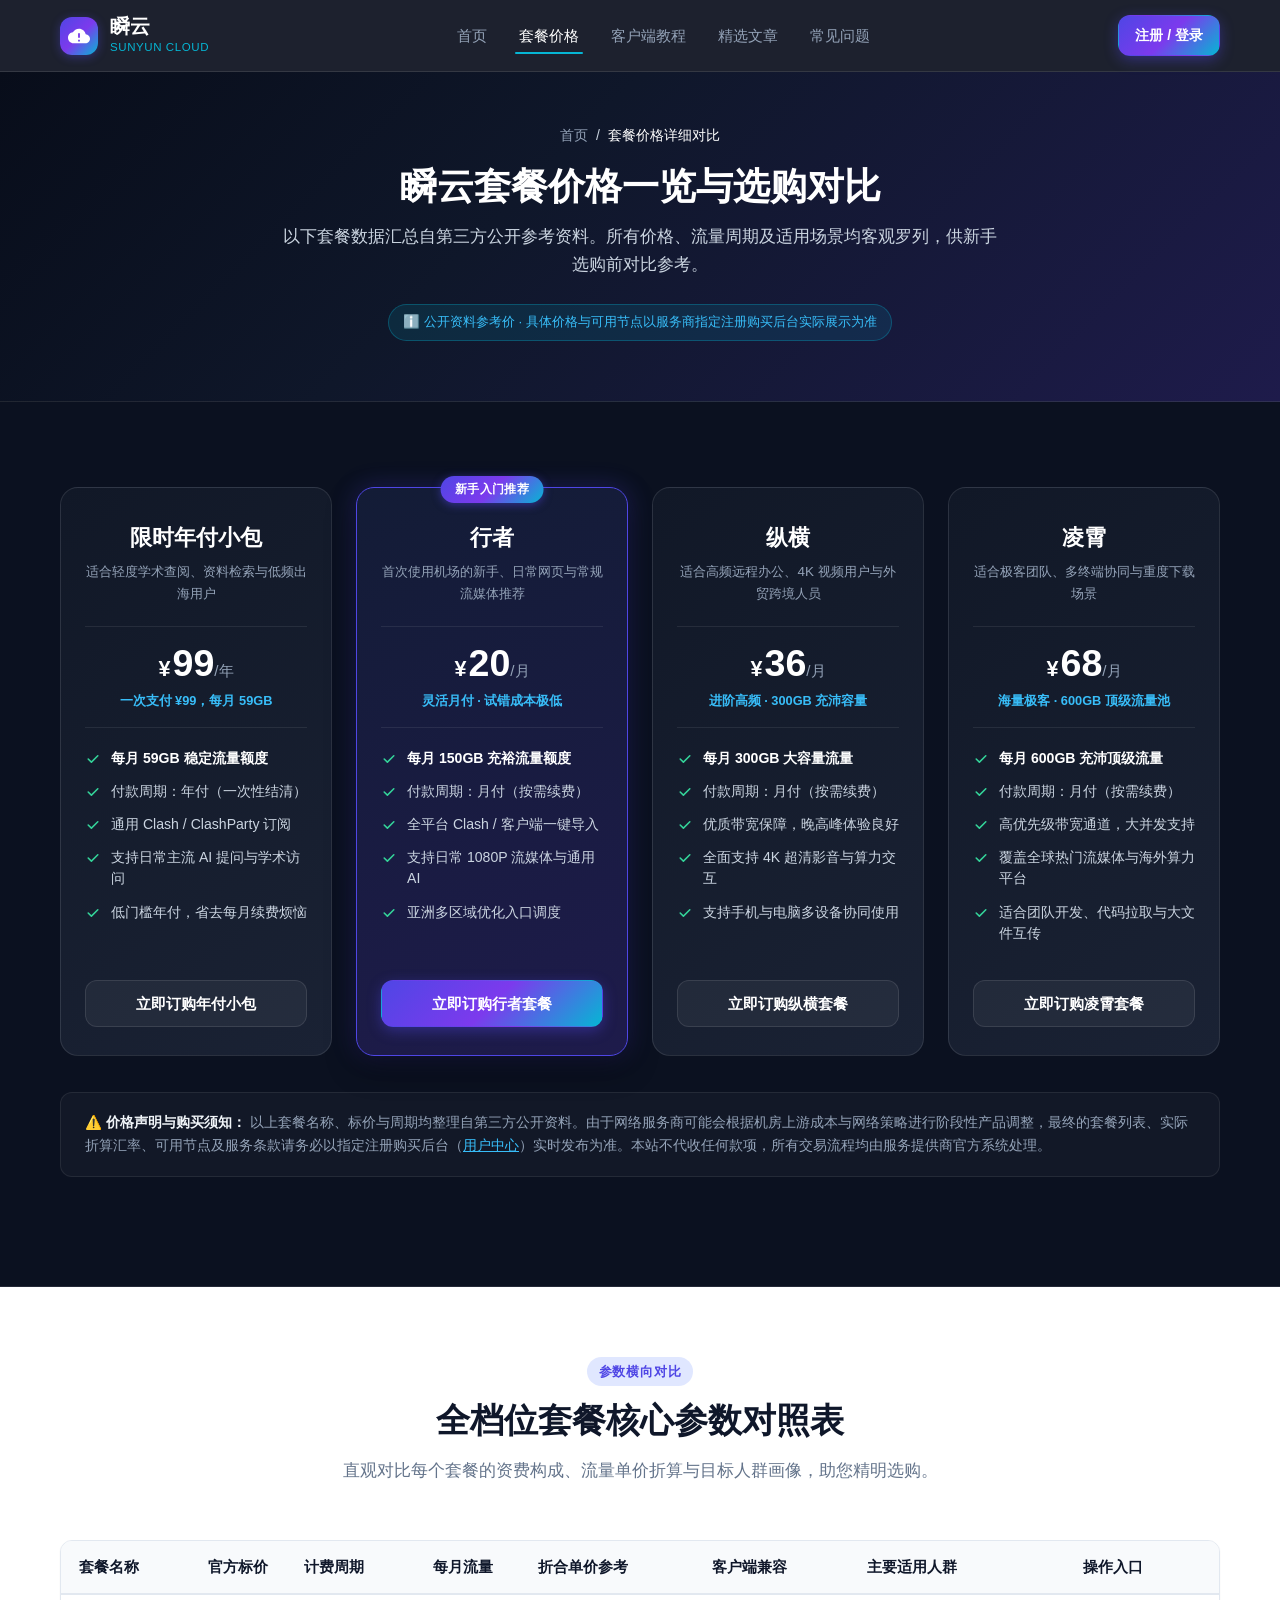
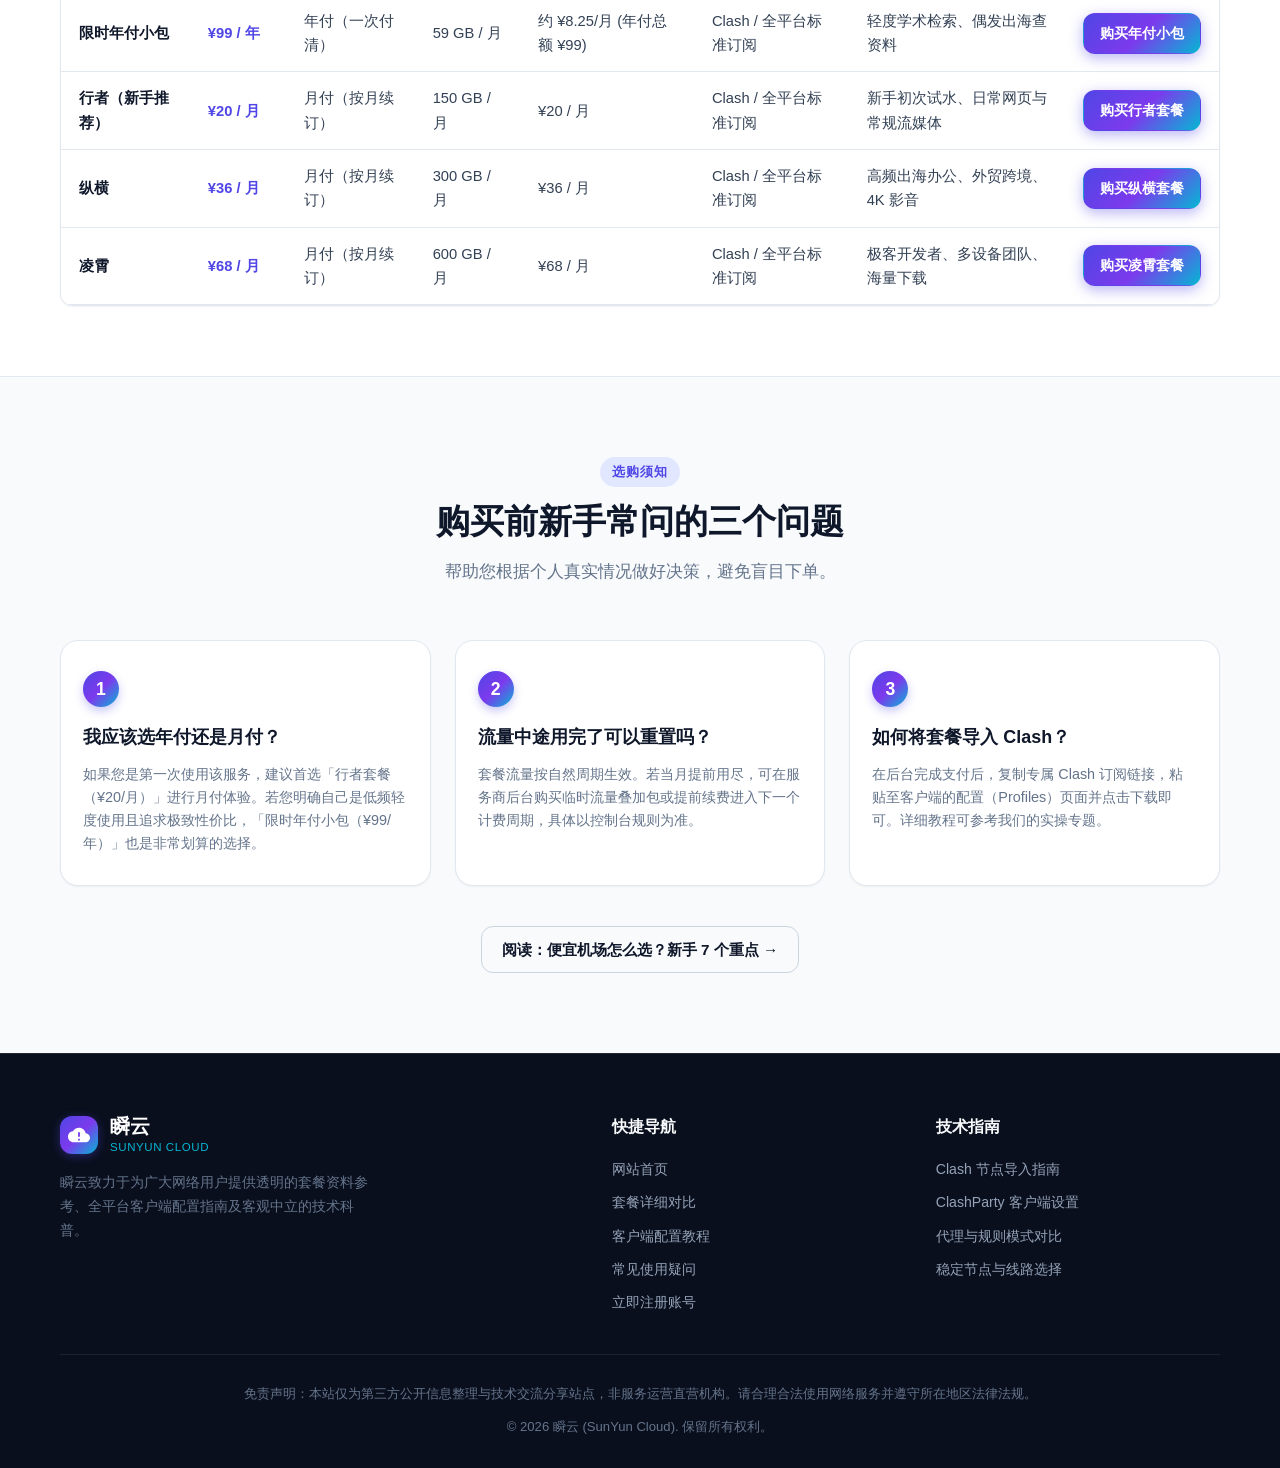
<file: plans/index.html>
<!DOCTYPE html>
<html lang="zh-CN">
<head>
  <meta charset="UTF-8">
  <meta name="viewport" content="width=device-width, initial-scale=1.0">
  <title>瞬云套餐价格表（公开资料参考） - 完整参数与资费对比 - 瞬云</title>
  <meta name="description" content="瞬云 (SunYun Cloud) 套餐价格完整参数与资费对比。包含限时年付小包（¥99/年，59GB/月）、行者入门套餐（¥20/月，150GB/月）、纵横进阶套餐（¥36/月，300GB/月）与凌霄极客套餐（¥68/月，600GB/月），价格透明，支持 Clash 订阅。">
  <meta name="keywords" content="瞬云套餐, 瞬云价格, 便宜机场, Clash机场, 科学上网套餐, 稳定节点价格">
  <link rel="canonical" href="https://sunyuncloud.cfd/plans.html">
  <link rel="icon" type="image/svg+xml" href="/assets/favicon.svg">
  
  <!-- Open Graph / Social Meta -->
  <meta property="og:type" content="website">
  <meta property="og:title" content="瞬云套餐价格表（公开资料参考） - 完整参数与资费对比 - 瞬云">
  <meta property="og:description" content="瞬云 (SunYun Cloud) 套餐价格完整参数与资费对比。包含限时年付小包、行者、纵横与凌霄全档位套餐，透明公正。">
  <meta property="og:url" content="https://sunyuncloud.cfd/plans.html">
  <meta property="og:site_name" content="瞬云 SunYun Cloud">
  <meta name="twitter:card" content="summary_large_image">
  <meta name="twitter:title" content="瞬云套餐价格表（公开资料参考） - 完整参数与资费对比 - 瞬云">
  <meta name="twitter:description" content="瞬云 (SunYun Cloud) 套餐价格完整参数与资费对比。包含限时年付小包、行者、纵横与凌霄全档位套餐，透明公正。">

  <link rel="stylesheet" href="/css/style.css">

  <!-- JSON-LD 结构化数据 -->
  <script type="application/ld+json">
  {
    "@context": "https://schema.org",
    "@type": "WebPage",
    "name": "瞬云套餐价格表（公开资料参考） - 完整参数与资费对比",
    "url": "https://sunyuncloud.cfd/plans.html",
    "description": "瞬云套餐价格与配置参数详细对比表，包含年付小包及行者、纵横、凌霄月付套餐。",
    "inLanguage": "zh-CN",
    "publisher": {
      "@type": "Organization",
      "name": "瞬云 SunYun Cloud",
      "url": "https://sunyuncloud.cfd"
    }
  }
  </script>
  <script type="application/ld+json">
  {
    "@context": "https://schema.org",
    "@type": "BreadcrumbList",
    "itemListElement": [
      {
        "@type": "ListItem",
        "position": 1,
        "name": "首页",
        "item": "https://sunyuncloud.cfd/"
      },
      {
        "@type": "ListItem",
        "position": 2,
        "name": "套餐价格详细对比",
        "item": "https://sunyuncloud.cfd/plans.html"
      }
    ]
  }
  </script>
</head>
<body>

  <!-- 顶部导航 -->
  <header class="site-header">
    <div class="container header-inner">
      <a href="/" class="brand-logo" aria-label="瞬云首页">
        <div class="logo-icon">
          <svg viewBox="0 0 24 24"><path d="M19.35 10.04C18.67 6.59 15.64 4 12 4 9.11 4 6.6 5.64 5.35 8.04 2.34 8.36 0 10.91 0 14c0 3.31 2.69 6 6 6h13c2.76 0 5-2.24 5-5 0-2.64-2.05-4.78-4.65-4.96zM13 14h-2V9h2v5zm0 4h-2v-2h2v2z"/></svg>
        </div>
        <div class="brand-text">
          <span class="brand-name">瞬云</span>
          <span class="brand-sub">SunYun Cloud</span>
        </div>
      </a>

      <nav class="nav-menu">
        <a href="/" class="nav-link">首页</a>
        <a href="/plans.html" class="nav-link active">套餐价格</a>
        <a href="/#tutorials" class="nav-link">客户端教程</a>
        <a href="/#articles" class="nav-link">精选文章</a>
        <a href="/#faq" class="nav-link">常见问题</a>
      </nav>

      <div class="header-actions">
        <a href="https://varnexa.lingdongaff.com/#/?code=HHoxxHGa" class="btn btn-primary btn-sm" target="_blank" rel="sponsored nofollow noopener">注册 / 登录</a>
      </div>

      <button class="mobile-toggle" id="mobileToggle" aria-label="展开导航菜单" aria-expanded="false">
        <svg viewBox="0 0 24 24" fill="none" stroke="currentColor" stroke-width="2"><path d="M4 6h16M4 12h16M4 18h16"/></svg>
      </button>
    </div>

    <div class="mobile-nav" id="mobileNav">
      <a href="/" class="nav-link">首页</a>
      <a href="/plans.html" class="nav-link">套餐价格</a>
      <a href="/#tutorials" class="nav-link">客户端教程</a>
      <a href="/#articles" class="nav-link">精选文章</a>
      <a href="/#faq" class="nav-link">常见问题</a>
      <a href="https://varnexa.lingdongaff.com/#/?code=HHoxxHGa" class="btn btn-primary btn-block" target="_blank" rel="sponsored nofollow noopener">进入注册 / 登录</a>
    </div>
  </header>

  <!-- 页面主体内容 -->
  <main>
    <!-- 头部横幅 -->
    <section style="background: var(--gradient-hero); color: #fff; padding: 50px 0 60px; border-bottom: 1px solid var(--border-dark);">
      <div class="container text-center" style="text-align: center;">
        <nav class="breadcrumb-nav" style="justify-content: center; display: inline-flex; margin-bottom: 16px;" aria-label="路径导航">
          <a href="/" style="color: #94a3b8;">首页</a>
          <span class="breadcrumb-separator">/</span>
          <span style="color: #fff;">套餐价格详细对比</span>
        </nav>
        <h1 style="font-size: 2.3rem; font-weight: 800; margin-bottom: 12px; line-height: 1.3;">瞬云套餐价格一览与选购对比</h1>
        <p style="font-size: 1.05rem; color: #cbd5e1; max-width: 720px; margin: 0 auto 16px;">
          以下套餐数据汇总自第三方公开参考资料。所有价格、流量周期及适用场景均客观罗列，供新手选购前对比参考。
        </p>
        <div class="pricing-source-badge">
          ℹ️ 公开资料参考价 · 具体价格与可用节点以服务商指定注册购买后台实际展示为准
        </div>
      </div>
    </section>

    <!-- 套餐卡片专区 -->
    <section class="pricing-section" style="border-top: none;">
      <div class="container">
        <div class="pricing-grid">
          
          <!-- 套餐 1：限时年付小包 -->
          <div class="pricing-card">
            <div class="pricing-card-header">
              <h2 class="plan-name">限时年付小包</h2>
              <p class="plan-desc">适合轻度学术查阅、资料检索与低频出海用户</p>
            </div>
            <div class="plan-price-box">
              <div class="plan-price-main"><span class="currency">¥</span>99<span class="cycle">/年</span></div>
              <div class="plan-cycle-note">一次支付 ¥99，每月 59GB</div>
            </div>
            <ul class="plan-features">
              <li class="plan-feature-item highlight-text">
                <svg viewBox="0 0 20 20" fill="currentColor"><path fill-rule="evenodd" d="M16.707 5.293a1 1 0 010 1.414l-8 8a1 1 0 01-1.414 0l-4-4a1 1 0 011.414-1.414L8 12.586l7.293-7.293a1 1 0 011.414 0z" clip-rule="evenodd"/></svg>
                <span>每月 59GB 稳定流量额度</span>
              </li>
              <li class="plan-feature-item">
                <svg viewBox="0 0 20 20" fill="currentColor"><path fill-rule="evenodd" d="M16.707 5.293a1 1 0 010 1.414l-8 8a1 1 0 01-1.414 0l-4-4a1 1 0 011.414-1.414L8 12.586l7.293-7.293a1 1 0 011.414 0z" clip-rule="evenodd"/></svg>
                <span>付款周期：年付（一次性结清）</span>
              </li>
              <li class="plan-feature-item">
                <svg viewBox="0 0 20 20" fill="currentColor"><path fill-rule="evenodd" d="M16.707 5.293a1 1 0 010 1.414l-8 8a1 1 0 01-1.414 0l-4-4a1 1 0 011.414-1.414L8 12.586l7.293-7.293a1 1 0 011.414 0z" clip-rule="evenodd"/></svg>
                <span>通用 Clash / ClashParty 订阅</span>
              </li>
              <li class="plan-feature-item">
                <svg viewBox="0 0 20 20" fill="currentColor"><path fill-rule="evenodd" d="M16.707 5.293a1 1 0 010 1.414l-8 8a1 1 0 01-1.414 0l-4-4a1 1 0 011.414-1.414L8 12.586l7.293-7.293a1 1 0 011.414 0z" clip-rule="evenodd"/></svg>
                <span>支持日常主流 AI 提问与学术访问</span>
              </li>
              <li class="plan-feature-item">
                <svg viewBox="0 0 20 20" fill="currentColor"><path fill-rule="evenodd" d="M16.707 5.293a1 1 0 010 1.414l-8 8a1 1 0 01-1.414 0l-4-4a1 1 0 011.414-1.414L8 12.586l7.293-7.293a1 1 0 011.414 0z" clip-rule="evenodd"/></svg>
                <span>低门槛年付，省去每月续费烦恼</span>
              </li>
            </ul>
            <a href="https://varnexa.lingdongaff.com/#/?code=HHoxxHGa" class="btn btn-outline btn-block" target="_blank" rel="sponsored nofollow noopener">立即订购年付小包</a>
          </div>

          <!-- 套餐 2：行者（新手入门推荐） -->
          <div class="pricing-card featured">
            <div class="pricing-badge">新手入门推荐</div>
            <div class="pricing-card-header">
              <h2 class="plan-name">行者</h2>
              <p class="plan-desc">首次使用机场的新手、日常网页与常规流媒体推荐</p>
            </div>
            <div class="plan-price-box">
              <div class="plan-price-main"><span class="currency">¥</span>20<span class="cycle">/月</span></div>
              <div class="plan-cycle-note">灵活月付 · 试错成本极低</div>
            </div>
            <ul class="plan-features">
              <li class="plan-feature-item highlight-text">
                <svg viewBox="0 0 20 20" fill="currentColor"><path fill-rule="evenodd" d="M16.707 5.293a1 1 0 010 1.414l-8 8a1 1 0 01-1.414 0l-4-4a1 1 0 011.414-1.414L8 12.586l7.293-7.293a1 1 0 011.414 0z" clip-rule="evenodd"/></svg>
                <span>每月 150GB 充裕流量额度</span>
              </li>
              <li class="plan-feature-item">
                <svg viewBox="0 0 20 20" fill="currentColor"><path fill-rule="evenodd" d="M16.707 5.293a1 1 0 010 1.414l-8 8a1 1 0 01-1.414 0l-4-4a1 1 0 011.414-1.414L8 12.586l7.293-7.293a1 1 0 011.414 0z" clip-rule="evenodd"/></svg>
                <span>付款周期：月付（按需续费）</span>
              </li>
              <li class="plan-feature-item">
                <svg viewBox="0 0 20 20" fill="currentColor"><path fill-rule="evenodd" d="M16.707 5.293a1 1 0 010 1.414l-8 8a1 1 0 01-1.414 0l-4-4a1 1 0 011.414-1.414L8 12.586l7.293-7.293a1 1 0 011.414 0z" clip-rule="evenodd"/></svg>
                <span>全平台 Clash / 客户端一键导入</span>
              </li>
              <li class="plan-feature-item">
                <svg viewBox="0 0 20 20" fill="currentColor"><path fill-rule="evenodd" d="M16.707 5.293a1 1 0 010 1.414l-8 8a1 1 0 01-1.414 0l-4-4a1 1 0 011.414-1.414L8 12.586l7.293-7.293a1 1 0 011.414 0z" clip-rule="evenodd"/></svg>
                <span>支持日常 1080P 流媒体与通用 AI</span>
              </li>
              <li class="plan-feature-item">
                <svg viewBox="0 0 20 20" fill="currentColor"><path fill-rule="evenodd" d="M16.707 5.293a1 1 0 010 1.414l-8 8a1 1 0 01-1.414 0l-4-4a1 1 0 011.414-1.414L8 12.586l7.293-7.293a1 1 0 011.414 0z" clip-rule="evenodd"/></svg>
                <span>亚洲多区域优化入口调度</span>
              </li>
            </ul>
            <a href="https://varnexa.lingdongaff.com/#/?code=HHoxxHGa" class="btn btn-primary btn-block" target="_blank" rel="sponsored nofollow noopener">立即订购行者套餐</a>
          </div>

          <!-- 套餐 3：纵横 -->
          <div class="pricing-card">
            <div class="pricing-card-header">
              <h2 class="plan-name">纵横</h2>
              <p class="plan-desc">适合高频远程办公、4K 视频用户与外贸跨境人员</p>
            </div>
            <div class="plan-price-box">
              <div class="plan-price-main"><span class="currency">¥</span>36<span class="cycle">/月</span></div>
              <div class="plan-cycle-note">进阶高频 · 300GB 充沛容量</div>
            </div>
            <ul class="plan-features">
              <li class="plan-feature-item highlight-text">
                <svg viewBox="0 0 20 20" fill="currentColor"><path fill-rule="evenodd" d="M16.707 5.293a1 1 0 010 1.414l-8 8a1 1 0 01-1.414 0l-4-4a1 1 0 011.414-1.414L8 12.586l7.293-7.293a1 1 0 011.414 0z" clip-rule="evenodd"/></svg>
                <span>每月 300GB 大容量流量</span>
              </li>
              <li class="plan-feature-item">
                <svg viewBox="0 0 20 20" fill="currentColor"><path fill-rule="evenodd" d="M16.707 5.293a1 1 0 010 1.414l-8 8a1 1 0 01-1.414 0l-4-4a1 1 0 011.414-1.414L8 12.586l7.293-7.293a1 1 0 011.414 0z" clip-rule="evenodd"/></svg>
                <span>付款周期：月付（按需续费）</span>
              </li>
              <li class="plan-feature-item">
                <svg viewBox="0 0 20 20" fill="currentColor"><path fill-rule="evenodd" d="M16.707 5.293a1 1 0 010 1.414l-8 8a1 1 0 01-1.414 0l-4-4a1 1 0 011.414-1.414L8 12.586l7.293-7.293a1 1 0 011.414 0z" clip-rule="evenodd"/></svg>
                <span>优质带宽保障，晚高峰体验良好</span>
              </li>
              <li class="plan-feature-item">
                <svg viewBox="0 0 20 20" fill="currentColor"><path fill-rule="evenodd" d="M16.707 5.293a1 1 0 010 1.414l-8 8a1 1 0 01-1.414 0l-4-4a1 1 0 011.414-1.414L8 12.586l7.293-7.293a1 1 0 011.414 0z" clip-rule="evenodd"/></svg>
                <span>全面支持 4K 超清影音与算力交互</span>
              </li>
              <li class="plan-feature-item">
                <svg viewBox="0 0 20 20" fill="currentColor"><path fill-rule="evenodd" d="M16.707 5.293a1 1 0 010 1.414l-8 8a1 1 0 01-1.414 0l-4-4a1 1 0 011.414-1.414L8 12.586l7.293-7.293a1 1 0 011.414 0z" clip-rule="evenodd"/></svg>
                <span>支持手机与电脑多设备协同使用</span>
              </li>
            </ul>
            <a href="https://varnexa.lingdongaff.com/#/?code=HHoxxHGa" class="btn btn-outline btn-block" target="_blank" rel="sponsored nofollow noopener">立即订购纵横套餐</a>
          </div>

          <!-- 套餐 4：凌霄 -->
          <div class="pricing-card">
            <div class="pricing-card-header">
              <h2 class="plan-name">凌霄</h2>
              <p class="plan-desc">适合极客团队、多终端协同与重度下载场景</p>
            </div>
            <div class="plan-price-box">
              <div class="plan-price-main"><span class="currency">¥</span>68<span class="cycle">/月</span></div>
              <div class="plan-cycle-note">海量极客 · 600GB 顶级流量池</div>
            </div>
            <ul class="plan-features">
              <li class="plan-feature-item highlight-text">
                <svg viewBox="0 0 20 20" fill="currentColor"><path fill-rule="evenodd" d="M16.707 5.293a1 1 0 010 1.414l-8 8a1 1 0 01-1.414 0l-4-4a1 1 0 011.414-1.414L8 12.586l7.293-7.293a1 1 0 011.414 0z" clip-rule="evenodd"/></svg>
                <span>每月 600GB 充沛顶级流量</span>
              </li>
              <li class="plan-feature-item">
                <svg viewBox="0 0 20 20" fill="currentColor"><path fill-rule="evenodd" d="M16.707 5.293a1 1 0 010 1.414l-8 8a1 1 0 01-1.414 0l-4-4a1 1 0 011.414-1.414L8 12.586l7.293-7.293a1 1 0 011.414 0z" clip-rule="evenodd"/></svg>
                <span>付款周期：月付（按需续费）</span>
              </li>
              <li class="plan-feature-item">
                <svg viewBox="0 0 20 20" fill="currentColor"><path fill-rule="evenodd" d="M16.707 5.293a1 1 0 010 1.414l-8 8a1 1 0 01-1.414 0l-4-4a1 1 0 011.414-1.414L8 12.586l7.293-7.293a1 1 0 011.414 0z" clip-rule="evenodd"/></svg>
                <span>高优先级带宽通道，大并发支持</span>
              </li>
              <li class="plan-feature-item">
                <svg viewBox="0 0 20 20" fill="currentColor"><path fill-rule="evenodd" d="M16.707 5.293a1 1 0 010 1.414l-8 8a1 1 0 01-1.414 0l-4-4a1 1 0 011.414-1.414L8 12.586l7.293-7.293a1 1 0 011.414 0z" clip-rule="evenodd"/></svg>
                <span>覆盖全球热门流媒体与海外算力平台</span>
              </li>
              <li class="plan-feature-item">
                <svg viewBox="0 0 20 20" fill="currentColor"><path fill-rule="evenodd" d="M16.707 5.293a1 1 0 010 1.414l-8 8a1 1 0 01-1.414 0l-4-4a1 1 0 011.414-1.414L8 12.586l7.293-7.293a1 1 0 011.414 0z" clip-rule="evenodd"/></svg>
                <span>适合团队开发、代码拉取与大文件互传</span>
              </li>
            </ul>
            <a href="https://varnexa.lingdongaff.com/#/?code=HHoxxHGa" class="btn btn-outline btn-block" target="_blank" rel="sponsored nofollow noopener">立即订购凌霄套餐</a>
          </div>

        </div>

        <!-- 价格来源真实声明 -->
        <div class="pricing-notice-box">
          <strong>⚠️ 价格声明与购买须知：</strong>
          以上套餐名称、标价与周期均整理自第三方公开资料。由于网络服务商可能会根据机房上游成本与网络策略进行阶段性产品调整，最终的套餐列表、实际折算汇率、可用节点及服务条款请务必以指定注册购买后台（<a href="https://varnexa.lingdongaff.com/#/?code=HHoxxHGa" target="_blank" rel="sponsored nofollow noopener" style="color: #38bdf8; text-decoration: underline;">用户中心</a>）实时发布为准。本站不代收任何款项，所有交易流程均由服务提供商官方系统处理。
        </div>
      </div>
    </section>

    <!-- 详细横向参数对比表 -->
    <section class="comparison-section">
      <div class="container">
        <div class="section-header">
          <span class="section-tag">参数横向对比</span>
          <h2 class="section-title">全档位套餐核心参数对照表</h2>
          <p class="section-desc">直观对比每个套餐的资费构成、流量单价折算与目标人群画像，助您精明选购。</p>
        </div>

        <div class="table-responsive">
          <table class="table-plans">
            <thead>
              <tr>
                <th>套餐名称</th>
                <th>官方标价</th>
                <th>计费周期</th>
                <th>每月流量</th>
                <th>折合单价参考</th>
                <th>客户端兼容</th>
                <th>主要适用人群</th>
                <th>操作入口</th>
              </tr>
            </thead>
            <tbody>
              <tr>
                <td class="plan-col-name">限时年付小包</td>
                <td class="plan-col-price">¥99 / 年</td>
                <td>年付（一次付清）</td>
                <td>59 GB / 月</td>
                <td>约 ¥8.25/月 (年付总额 ¥99)</td>
                <td>Clash / 全平台标准订阅</td>
                <td>轻度学术检索、偶发出海查资料</td>
                <td><a href="https://varnexa.lingdongaff.com/#/?code=HHoxxHGa" class="btn btn-primary btn-sm" target="_blank" rel="sponsored nofollow noopener">购买年付小包</a></td>
              </tr>
              <tr>
                <td class="plan-col-name">行者（新手推荐）</td>
                <td class="plan-col-price">¥20 / 月</td>
                <td>月付（按月续订）</td>
                <td>150 GB / 月</td>
                <td>¥20 / 月</td>
                <td>Clash / 全平台标准订阅</td>
                <td>新手初次试水、日常网页与常规流媒体</td>
                <td><a href="https://varnexa.lingdongaff.com/#/?code=HHoxxHGa" class="btn btn-primary btn-sm" target="_blank" rel="sponsored nofollow noopener">购买行者套餐</a></td>
              </tr>
              <tr>
                <td class="plan-col-name">纵横</td>
                <td class="plan-col-price">¥36 / 月</td>
                <td>月付（按月续订）</td>
                <td>300 GB / 月</td>
                <td>¥36 / 月</td>
                <td>Clash / 全平台标准订阅</td>
                <td>高频出海办公、外贸跨境、4K 影音</td>
                <td><a href="https://varnexa.lingdongaff.com/#/?code=HHoxxHGa" class="btn btn-primary btn-sm" target="_blank" rel="sponsored nofollow noopener">购买纵横套餐</a></td>
              </tr>
              <tr>
                <td class="plan-col-name">凌霄</td>
                <td class="plan-col-price">¥68 / 月</td>
                <td>月付（按月续订）</td>
                <td>600 GB / 月</td>
                <td>¥68 / 月</td>
                <td>Clash / 全平台标准订阅</td>
                <td>极客开发者、多设备团队、海量下载</td>
                <td><a href="https://varnexa.lingdongaff.com/#/?code=HHoxxHGa" class="btn btn-primary btn-sm" target="_blank" rel="sponsored nofollow noopener">购买凌霄套餐</a></td>
              </tr>
            </tbody>
          </table>
        </div>
      </div>
    </section>

    <!-- 选购技巧与相关指南链接 -->
    <section class="steps-section">
      <div class="container">
        <div class="section-header">
          <span class="section-tag">选购须知</span>
          <h2 class="section-title">购买前新手常问的三个问题</h2>
          <p class="section-desc">帮助您根据个人真实情况做好决策，避免盲目下单。</p>
        </div>

        <div class="steps-grid" style="grid-template-columns: repeat(3, 1fr);">
          <div class="step-card">
            <div class="step-number">1</div>
            <h3 class="step-title">我应该选年付还是月付？</h3>
            <p class="step-desc">
              如果您是第一次使用该服务，建议首选「行者套餐（¥20/月）」进行月付体验。若您明确自己是低频轻度使用且追求极致性价比，「限时年付小包（¥99/年）」也是非常划算的选择。
            </p>
          </div>
          <div class="step-card">
            <div class="step-number">2</div>
            <h3 class="step-title">流量中途用完了可以重置吗？</h3>
            <p class="step-desc">
              套餐流量按自然周期生效。若当月提前用尽，可在服务商后台购买临时流量叠加包或提前续费进入下一个计费周期，具体以控制台规则为准。
            </p>
          </div>
          <div class="step-card">
            <div class="step-number">3</div>
            <h3 class="step-title">如何将套餐导入 Clash？</h3>
            <p class="step-desc">
              在后台完成支付后，复制专属 Clash 订阅链接，粘贴至客户端的配置（Profiles）页面并点击下载即可。详细教程可参考我们的实操专题。
            </p>
          </div>
        </div>

        <div style="text-align: center; margin-top: 40px;">
          <a href="/articles/how-to-choose-cheap-airport.html" class="btn btn-outline" style="color: var(--text-dark); border-color: #cbd5e1;">阅读：便宜机场怎么选？新手 7 个重点 →</a>
        </div>
      </div>
    </section>
  </main>

  <!-- 页脚 -->
  <footer class="site-footer">
    <div class="container">
      <div class="footer-top">
        <div>
          <a href="/" class="brand-logo" aria-label="瞬云首页">
            <div class="logo-icon">
              <svg viewBox="0 0 24 24"><path d="M19.35 10.04C18.67 6.59 15.64 4 12 4 9.11 4 6.6 5.64 5.35 8.04 2.34 8.36 0 10.91 0 14c0 3.31 2.69 6 6 6h13c2.76 0 5-2.24 5-5 0-2.64-2.05-4.78-4.65-4.96zM13 14h-2V9h2v5zm0 4h-2v-2h2v2z"/></svg>
            </div>
            <div class="brand-text">
              <span class="brand-name">瞬云</span>
              <span class="brand-sub">SunYun Cloud</span>
            </div>
          </a>
          <p class="footer-brand-desc">瞬云致力于为广大网络用户提供透明的套餐资料参考、全平台客户端配置指南及客观中立的技术科普。</p>
        </div>

        <div>
          <h4 class="footer-col-title">快捷导航</h4>
          <div class="footer-links">
            <a href="/">网站首页</a>
            <a href="/plans.html">套餐详细对比</a>
            <a href="/#tutorials">客户端配置教程</a>
            <a href="/#faq">常见使用疑问</a>
            <a href="https://varnexa.lingdongaff.com/#/?code=HHoxxHGa" target="_blank" rel="sponsored nofollow noopener">立即注册账号</a>
          </div>
        </div>

        <div>
          <h4 class="footer-col-title">技术指南</h4>
          <div class="footer-links">
            <a href="/articles/clash-node-tutorial.html">Clash 节点导入指南</a>
            <a href="/articles/clashparty-subscription-guide.html">ClashParty 客户端设置</a>
            <a href="/articles/proxy-modes-comparison.html">代理与规则模式对比</a>
            <a href="/articles/stable-nodes-selection-guide.html">稳定节点与线路选择</a>
          </div>
        </div>
      </div>
      </div>

      <div class="footer-bottom">
        <p class="footer-disclaimer-text">免责声明：本站仅为第三方公开信息整理与技术交流分享站点，非服务运营直营机构。请合理合法使用网络服务并遵守所在地区法律法规。</p>
        <p>© 2026 瞬云 (SunYun Cloud). 保留所有权利。</p>
      </div>
    </div>
  </footer>

  <script src="/js/main.js"></script>
</body>
</html>
</file>
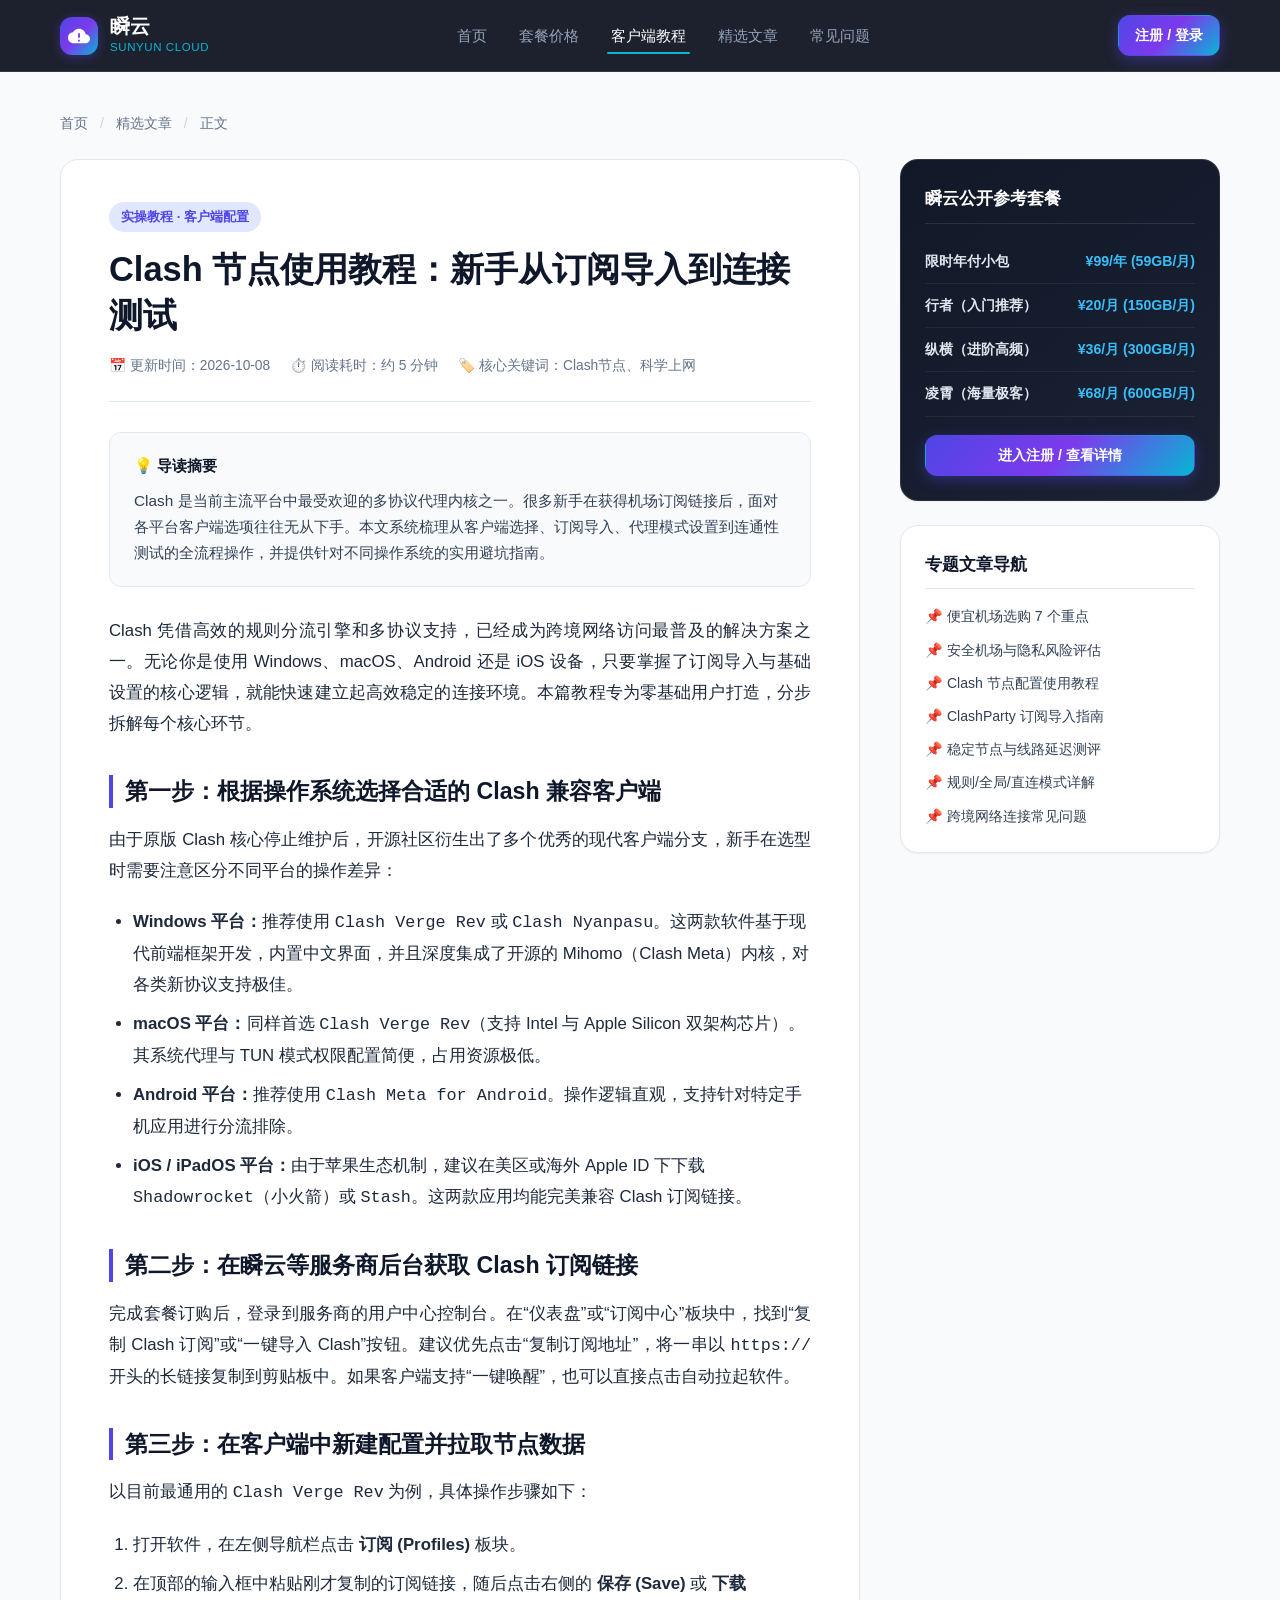
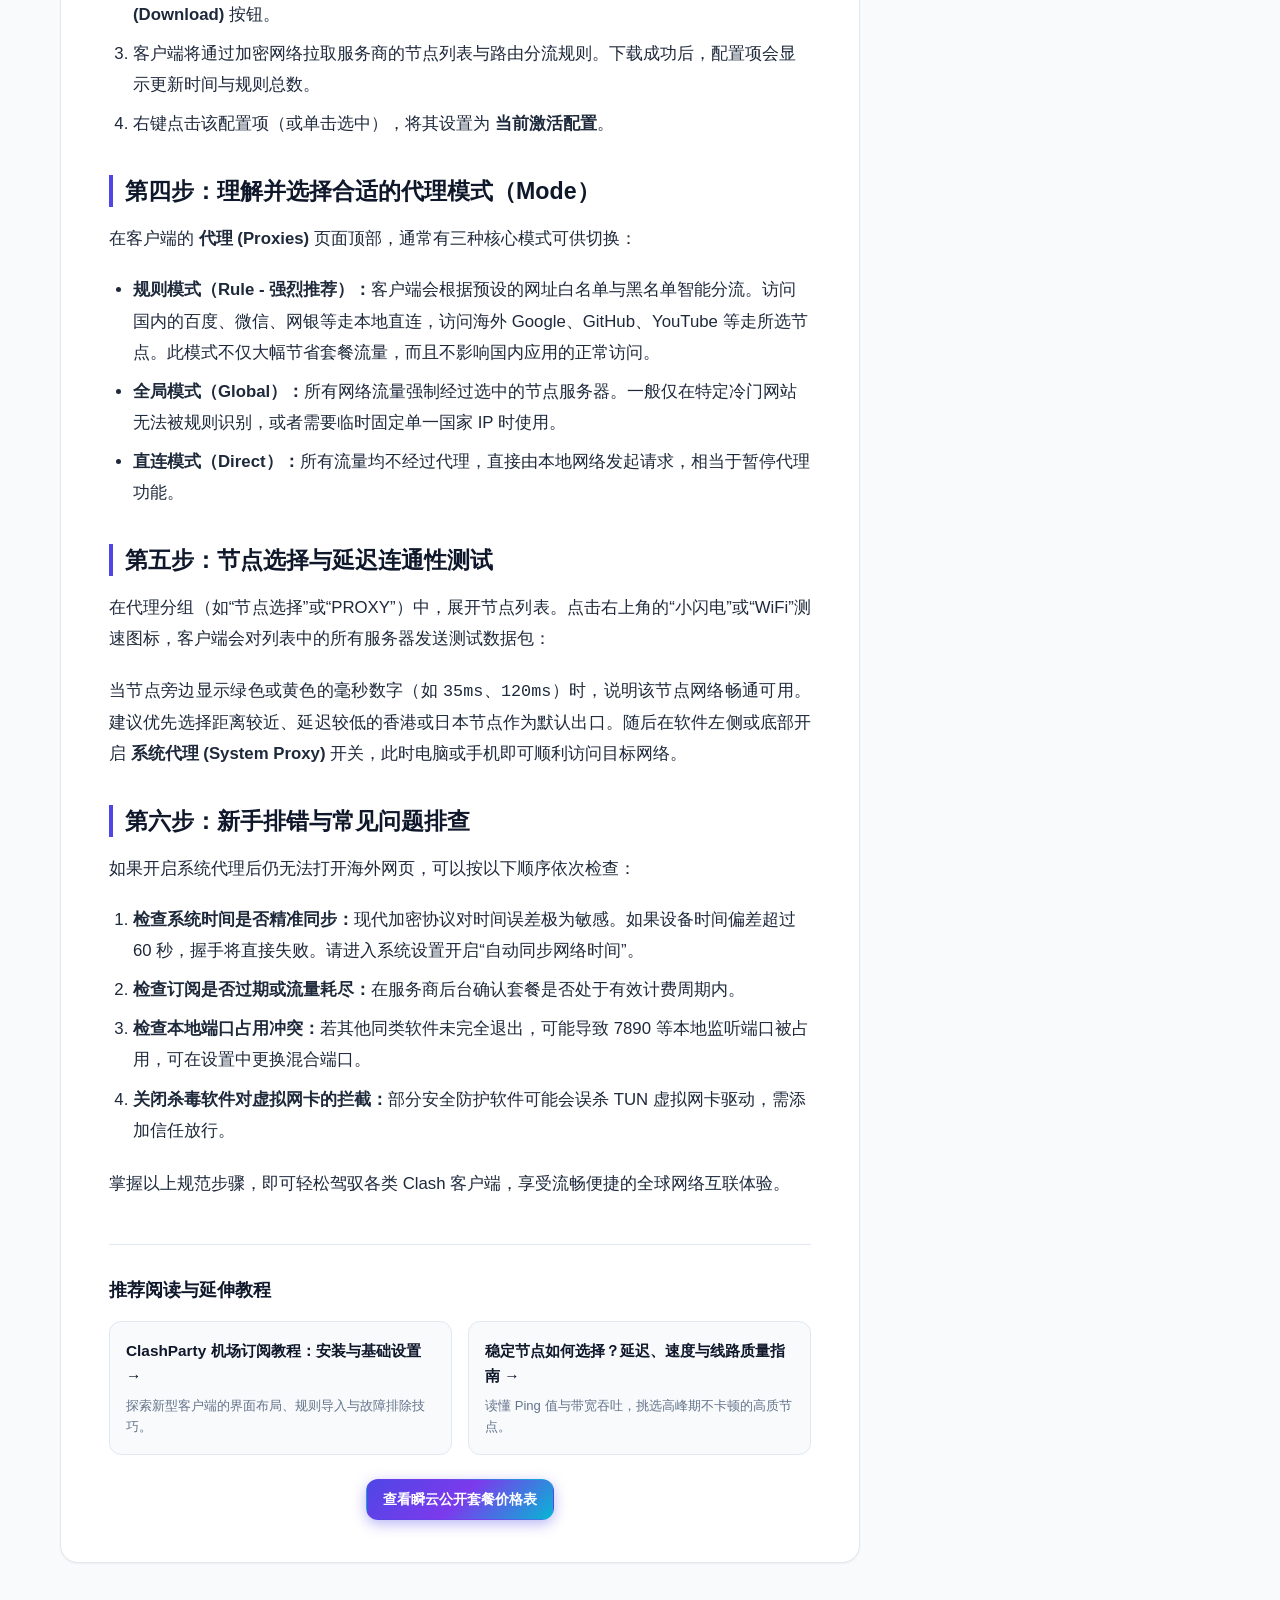
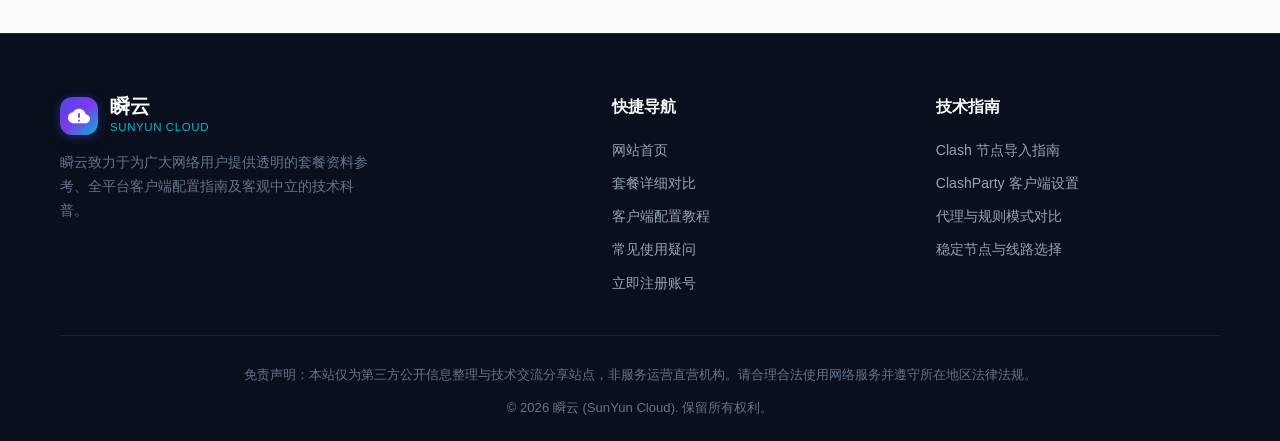
<file: articles/clash-node-tutorial/index.html>
<!DOCTYPE html>
<html lang="zh-CN">
<head>
  <meta charset="UTF-8">
  <meta name="viewport" content="width=device-width, initial-scale=1.0">
  <title>Clash 节点使用教程：新手从订阅导入到连接测试 - 瞬云</title>
  <meta name="description" content="专为新手整理的 Clash 节点使用完全图文指南。详细讲解主流客户端选型（Windows/macOS/Android/iOS）、订阅链接导入步骤、三种代理模式切换、节点延迟测速及常见连不上问题的排查技巧。">
  <meta name="keywords" content="Clash节点, 科学上网, Clash教程, Clash订阅导入, 节点测速, 代理模式">
  <link rel="canonical" href="https://sunyuncloud.cfd/articles/clash-node-tutorial.html">
  <link rel="icon" type="image/svg+xml" href="/assets/favicon.svg">
  
  <!-- Open Graph / Social Meta -->
  <meta property="og:type" content="article">
  <meta property="og:title" content="Clash 节点使用教程：新手从订阅导入到连接测试 - 瞬云">
  <meta property="og:description" content="专为新手整理的 Clash 节点使用完全图文指南。详细讲解主流客户端选型、订阅链接导入步骤、三种代理模式切换、节点延迟测速及排错方法。">
  <meta property="og:url" content="https://sunyuncloud.cfd/articles/clash-node-tutorial.html">
  <meta property="og:site_name" content="瞬云 SunYun Cloud">
  <meta name="twitter:card" content="summary_large_image">
  <meta name="twitter:title" content="Clash 节点使用教程：新手从订阅导入到连接测试 - 瞬云">
  <meta name="twitter:description" content="专为新手整理的 Clash 节点使用完全图文指南。详细讲解主流客户端选型、订阅链接导入步骤、三种代理模式切换、节点延迟测速及排错方法。">

  <link rel="stylesheet" href="/css/style.css">

  <!-- JSON-LD 结构化数据 -->
  <script type="application/ld+json">
  {
    "@context": "https://schema.org",
    "@type": "Article",
    "headline": "Clash 节点使用教程：新手从订阅导入到连接测试",
    "description": "专为新手整理的 Clash 节点使用完全图文指南。详细讲解主流客户端选型、订阅链接导入步骤、三种代理模式切换、节点延迟测速及常见连不上问题的排查技巧。",
    "inLanguage": "zh-CN",
    "mainEntityOfPage": "https://sunyuncloud.cfd/articles/clash-node-tutorial.html",
    "publisher": {
      "@type": "Organization",
      "name": "瞬云 SunYun Cloud",
      "url": "https://sunyuncloud.cfd"
    },
    "datePublished": "2026-10-08T11:00:00+08:00",
    "dateModified": "2026-10-08T11:00:00+08:00"
  }
  </script>
  <script type="application/ld+json">
  {
    "@context": "https://schema.org",
    "@type": "BreadcrumbList",
    "itemListElement": [
      {
        "@type": "ListItem",
        "position": 1,
        "name": "首页",
        "item": "https://sunyuncloud.cfd/"
      },
      {
        "@type": "ListItem",
        "position": 2,
        "name": "使用指南与技术文章",
        "item": "https://sunyuncloud.cfd/#articles"
      },
      {
        "@type": "ListItem",
        "position": 3,
        "name": "Clash 节点使用教程：新手从订阅导入到连接测试",
        "item": "https://sunyuncloud.cfd/articles/clash-node-tutorial.html"
      }
    ]
  }
  </script>
</head>
<body>

  <!-- 顶部导航 -->
  <header class="site-header">
    <div class="container header-inner">
      <a href="/" class="brand-logo" aria-label="瞬云首页">
        <div class="logo-icon">
          <svg viewBox="0 0 24 24"><path d="M19.35 10.04C18.67 6.59 15.64 4 12 4 9.11 4 6.6 5.64 5.35 8.04 2.34 8.36 0 10.91 0 14c0 3.31 2.69 6 6 6h13c2.76 0 5-2.24 5-5 0-2.64-2.05-4.78-4.65-4.96zM13 14h-2V9h2v5zm0 4h-2v-2h2v2z"/></svg>
        </div>
        <div class="brand-text">
          <span class="brand-name">瞬云</span>
          <span class="brand-sub">SunYun Cloud</span>
        </div>
      </a>

      <nav class="nav-menu">
        <a href="/" class="nav-link">首页</a>
        <a href="/plans.html" class="nav-link">套餐价格</a>
        <a href="/#tutorials" class="nav-link active">客户端教程</a>
        <a href="/#articles" class="nav-link">精选文章</a>
        <a href="/#faq" class="nav-link">常见问题</a>
      </nav>

      <div class="header-actions">
        <a href="https://varnexa.lingdongaff.com/#/?code=HHoxxHGa" class="btn btn-primary btn-sm" target="_blank" rel="sponsored nofollow noopener">注册 / 登录</a>
      </div>

      <button class="mobile-toggle" id="mobileToggle" aria-label="展开导航菜单" aria-expanded="false">
        <svg viewBox="0 0 24 24" fill="none" stroke="currentColor" stroke-width="2"><path d="M4 6h16M4 12h16M4 18h16"/></svg>
      </button>
    </div>

    <div class="mobile-nav" id="mobileNav">
      <a href="/" class="nav-link">首页</a>
      <a href="/plans.html" class="nav-link">套餐价格</a>
      <a href="/#tutorials" class="nav-link">客户端教程</a>
      <a href="/#articles" class="nav-link">精选文章</a>
      <a href="/#faq" class="nav-link">常见问题</a>
      <a href="https://varnexa.lingdongaff.com/#/?code=HHoxxHGa" class="btn btn-primary btn-block" target="_blank" rel="sponsored nofollow noopener">进入注册 / 登录</a>
    </div>
  </header>

  <!-- 文章主体容器 -->
  <main class="article-page-wrap">
    <div class="container">
      <nav class="breadcrumb-nav" aria-label="路径导航">
        <a href="/">首页</a>
        <span class="breadcrumb-separator">/</span>
        <a href="/#articles">精选文章</a>
        <span class="breadcrumb-separator">/</span>
        <span>正文</span>
      </nav>

      <div class="article-layout">
        <article class="article-main-card">
          <header class="article-header">
            <span class="article-category-badge">实操教程 · 客户端配置</span>
            <h1 class="article-title-main">Clash 节点使用教程：新手从订阅导入到连接测试</h1>
            <div class="article-info-bar">
              <span class="article-info-item">📅 更新时间：2026-10-08</span>
              <span class="article-info-item">⏱️ 阅读耗时：约 5 分钟</span>
              <span class="article-info-item">🏷️ 核心关键词：Clash节点、科学上网</span>
            </div>
          </header>

          <div class="article-summary-box">
            <div class="article-summary-title">💡 导读摘要</div>
            Clash 是当前主流平台中最受欢迎的多协议代理内核之一。很多新手在获得机场订阅链接后，面对各平台客户端选项往往无从下手。本文系统梳理从客户端选择、订阅导入、代理模式设置到连通性测试的全流程操作，并提供针对不同操作系统的实用避坑指南。
          </div>

          <!-- 正文区域 -->
          <div class="article-content">
            <p>Clash 凭借高效的规则分流引擎和多协议支持，已经成为跨境网络访问最普及的解决方案之一。无论你是使用 Windows、macOS、Android 还是 iOS 设备，只要掌握了订阅导入与基础设置的核心逻辑，就能快速建立起高效稳定的连接环境。本篇教程专为零基础用户打造，分步拆解每个核心环节。</p>

            <h2>第一步：根据操作系统选择合适的 Clash 兼容客户端</h2>
            <p>由于原版 Clash 核心停止维护后，开源社区衍生出了多个优秀的现代客户端分支，新手在选型时需要注意区分不同平台的操作差异：</p>
            <ul>
              <li><strong>Windows 平台：</strong>推荐使用 <code>Clash Verge Rev</code> 或 <code>Clash Nyanpasu</code>。这两款软件基于现代前端框架开发，内置中文界面，并且深度集成了开源的 Mihomo（Clash Meta）内核，对各类新协议支持极佳。</li>
              <li><strong>macOS 平台：</strong>同样首选 <code>Clash Verge Rev</code>（支持 Intel 与 Apple Silicon 双架构芯片）。其系统代理与 TUN 模式权限配置简便，占用资源极低。</li>
              <li><strong>Android 平台：</strong>推荐使用 <code>Clash Meta for Android</code>。操作逻辑直观，支持针对特定手机应用进行分流排除。</li>
              <li><strong>iOS / iPadOS 平台：</strong>由于苹果生态机制，建议在美区或海外 Apple ID 下下载 <code>Shadowrocket</code>（小火箭）或 <code>Stash</code>。这两款应用均能完美兼容 Clash 订阅链接。</li>
            </ul>

            <h2>第二步：在瞬云等服务商后台获取 Clash 订阅链接</h2>
            <p>完成套餐订购后，登录到服务商的用户中心控制台。在“仪表盘”或“订阅中心”板块中，找到“复制 Clash 订阅”或“一键导入 Clash”按钮。建议优先点击“复制订阅地址”，将一串以 <code>https://</code> 开头的长链接复制到剪贴板中。如果客户端支持“一键唤醒”，也可以直接点击自动拉起软件。</p>

            <h2>第三步：在客户端中新建配置并拉取节点数据</h2>
            <p>以目前最通用的 <code>Clash Verge Rev</code> 为例，具体操作步骤如下：</p>
            <ol>
              <li>打开软件，在左侧导航栏点击 <strong>订阅 (Profiles)</strong> 板块。</li>
              <li>在顶部的输入框中粘贴刚才复制的订阅链接，随后点击右侧的 <strong>保存 (Save)</strong> 或 <strong>下载 (Download)</strong> 按钮。</li>
              <li>客户端将通过加密网络拉取服务商的节点列表与路由分流规则。下载成功后，配置项会显示更新时间与规则总数。</li>
              <li>右键点击该配置项（或单击选中），将其设置为 <strong>当前激活配置</strong>。</li>
            </ol>

            <h2>第四步：理解并选择合适的代理模式（Mode）</h2>
            <p>在客户端的 <strong>代理 (Proxies)</strong> 页面顶部，通常有三种核心模式可供切换：</p>
            <ul>
              <li><strong>规则模式（Rule - 强烈推荐）：</strong>客户端会根据预设的网址白名单与黑名单智能分流。访问国内的百度、微信、网银等走本地直连，访问海外 Google、GitHub、YouTube 等走所选节点。此模式不仅大幅节省套餐流量，而且不影响国内应用的正常访问。</li>
              <li><strong>全局模式（Global）：</strong>所有网络流量强制经过选中的节点服务器。一般仅在特定冷门网站无法被规则识别，或者需要临时固定单一国家 IP 时使用。</li>
              <li><strong>直连模式（Direct）：</strong>所有流量均不经过代理，直接由本地网络发起请求，相当于暂停代理功能。</li>
            </ul>

            <h2>第五步：节点选择与延迟连通性测试</h2>
            <p>在代理分组（如“节点选择”或“PROXY”）中，展开节点列表。点击右上角的“小闪电”或“WiFi”测速图标，客户端会对列表中的所有服务器发送测试数据包：</p>
            <p>当节点旁边显示绿色或黄色的毫秒数字（如 <code>35ms</code>、<code>120ms</code>）时，说明该节点网络畅通可用。建议优先选择距离较近、延迟较低的香港或日本节点作为默认出口。随后在软件左侧或底部开启 <strong>系统代理 (System Proxy)</strong> 开关，此时电脑或手机即可顺利访问目标网络。</p>

            <h2>第六步：新手排错与常见问题排查</h2>
            <p>如果开启系统代理后仍无法打开海外网页，可以按以下顺序依次检查：</p>
            <ol>
              <li><strong>检查系统时间是否精准同步：</strong>现代加密协议对时间误差极为敏感。如果设备时间偏差超过 60 秒，握手将直接失败。请进入系统设置开启“自动同步网络时间”。</li>
              <li><strong>检查订阅是否过期或流量耗尽：</strong>在服务商后台确认套餐是否处于有效计费周期内。</li>
              <li><strong>检查本地端口占用冲突：</strong>若其他同类软件未完全退出，可能导致 7890 等本地监听端口被占用，可在设置中更换混合端口。</li>
              <li><strong>关闭杀毒软件对虚拟网卡的拦截：</strong>部分安全防护软件可能会误杀 TUN 虚拟网卡驱动，需添加信任放行。</li>
            </ol>
            <p>掌握以上规范步骤，即可轻松驾驭各类 Clash 客户端，享受流畅便捷的全球网络互联体验。</p>
          </div>

          <!-- 相关内链与推荐 -->
          <div class="article-footer-links">
            <h3 class="article-footer-title">推荐阅读与延伸教程</h3>
            <div class="related-articles-grid">
              <a href="/articles/clashparty-subscription-guide.html" class="related-article-card">
                <h4>ClashParty 机场订阅教程：安装与基础设置 →</h4>
                <p>探索新型客户端的界面布局、规则导入与故障排除技巧。</p>
              </a>
              <a href="/articles/stable-nodes-selection-guide.html" class="related-article-card">
                <h4>稳定节点如何选择？延迟、速度与线路质量指南 →</h4>
                <p>读懂 Ping 值与带宽吞吐，挑选高峰期不卡顿的高质节点。</p>
              </a>
            </div>
            <div style="margin-top: 24px; text-align: center;">
              <a href="/plans.html" class="btn btn-primary btn-sm">查看瞬云公开套餐价格表</a>
            </div>
          </div>
        </article>

        <!-- 侧边栏 -->
        <aside class="article-sidebar">
          <div class="sidebar-widget sidebar-widget-dark">
            <h3 class="widget-title">瞬云公开参考套餐</h3>
            <div class="sidebar-plan-item">
              <span class="sidebar-plan-name">限时年付小包</span>
              <span class="sidebar-plan-price">¥99/年 (59GB/月)</span>
            </div>
            <div class="sidebar-plan-item">
              <span class="sidebar-plan-name">行者（入门推荐）</span>
              <span class="sidebar-plan-price">¥20/月 (150GB/月)</span>
            </div>
            <div class="sidebar-plan-item">
              <span class="sidebar-plan-name">纵横（进阶高频）</span>
              <span class="sidebar-plan-price">¥36/月 (300GB/月)</span>
            </div>
            <div class="sidebar-plan-item">
              <span class="sidebar-plan-name">凌霄（海量极客）</span>
              <span class="sidebar-plan-price">¥68/月 (600GB/月)</span>
            </div>
            <div style="margin-top: 18px;">
              <a href="https://varnexa.lingdongaff.com/#/?code=HHoxxHGa" class="btn btn-primary btn-sm btn-block" target="_blank" rel="sponsored nofollow noopener">进入注册 / 查看详情</a>
            </div>
          </div>

          <div class="sidebar-widget">
            <h3 class="widget-title">专题文章导航</h3>
            <nav class="sidebar-nav-list">
              <a href="/articles/how-to-choose-cheap-airport.html">📌 便宜机场选购 7 个重点</a>
              <a href="/articles/safe-airport-privacy-risks.html">📌 安全机场与隐私风险评估</a>
              <a href="/articles/clash-node-tutorial.html">📌 Clash 节点配置使用教程</a>
              <a href="/articles/clashparty-subscription-guide.html">📌 ClashParty 订阅导入指南</a>
              <a href="/articles/stable-nodes-selection-guide.html">📌 稳定节点与线路延迟测评</a>
              <a href="/articles/proxy-modes-comparison.html">📌 规则/全局/直连模式详解</a>
              <a href="/articles/cross-border-network-faq.html">📌 跨境网络连接常见问题</a>
            </nav>
          </div>
        </aside>
      </div>
    </div>
  </main>

  <!-- 页脚 -->
  <footer class="site-footer">
    <div class="container">
      <div class="footer-top">
        <div>
          <a href="/" class="brand-logo" aria-label="瞬云首页">
            <div class="logo-icon">
              <svg viewBox="0 0 24 24"><path d="M19.35 10.04C18.67 6.59 15.64 4 12 4 9.11 4 6.6 5.64 5.35 8.04 2.34 8.36 0 10.91 0 14c0 3.31 2.69 6 6 6h13c2.76 0 5-2.24 5-5 0-2.64-2.05-4.78-4.65-4.96zM13 14h-2V9h2v5zm0 4h-2v-2h2v2z"/></svg>
            </div>
            <div class="brand-text">
              <span class="brand-name">瞬云</span>
              <span class="brand-sub">SunYun Cloud</span>
            </div>
          </a>
          <p class="footer-brand-desc">瞬云致力于为广大网络用户提供透明的套餐资料参考、全平台客户端配置指南及客观中立的技术科普。</p>
        </div>

        <div>
          <h4 class="footer-col-title">快捷导航</h4>
          <div class="footer-links">
            <a href="/">网站首页</a>
            <a href="/plans.html">套餐详细对比</a>
            <a href="/#tutorials">客户端配置教程</a>
            <a href="/#faq">常见使用疑问</a>
            <a href="https://varnexa.lingdongaff.com/#/?code=HHoxxHGa" target="_blank" rel="sponsored nofollow noopener">立即注册账号</a>
          </div>
        </div>

        <div>
          <h4 class="footer-col-title">技术指南</h4>
          <div class="footer-links">
            <a href="/articles/clash-node-tutorial.html">Clash 节点导入指南</a>
            <a href="/articles/clashparty-subscription-guide.html">ClashParty 客户端设置</a>
            <a href="/articles/proxy-modes-comparison.html">代理与规则模式对比</a>
            <a href="/articles/stable-nodes-selection-guide.html">稳定节点与线路选择</a>
          </div>
        </div>
      </div>
      </div>

      <div class="footer-bottom">
        <p class="footer-disclaimer-text">免责声明：本站仅为第三方公开信息整理与技术交流分享站点，非服务运营直营机构。请合理合法使用网络服务并遵守所在地区法律法规。</p>
        <p>© 2026 瞬云 (SunYun Cloud). 保留所有权利。</p>
      </div>
    </div>
  </footer>

  <script src="/js/main.js"></script>
</body>
</html>
</file>
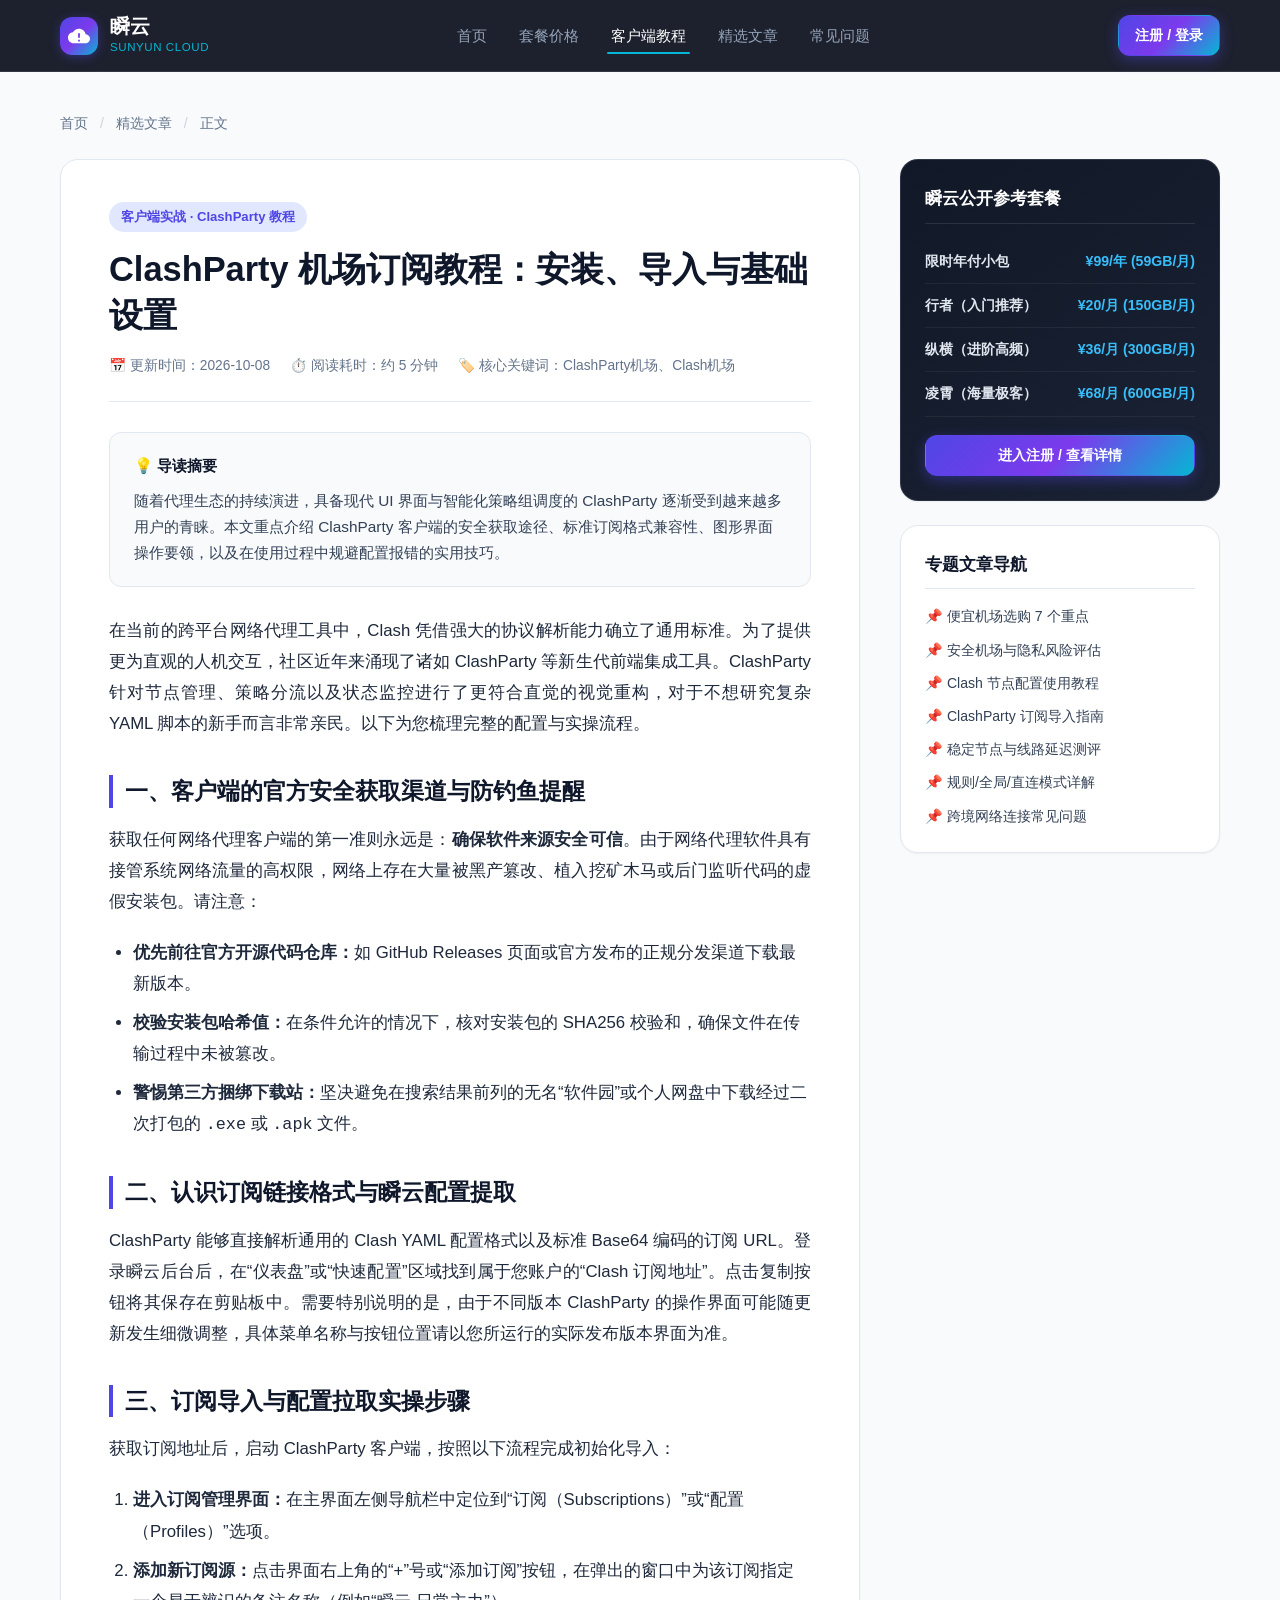
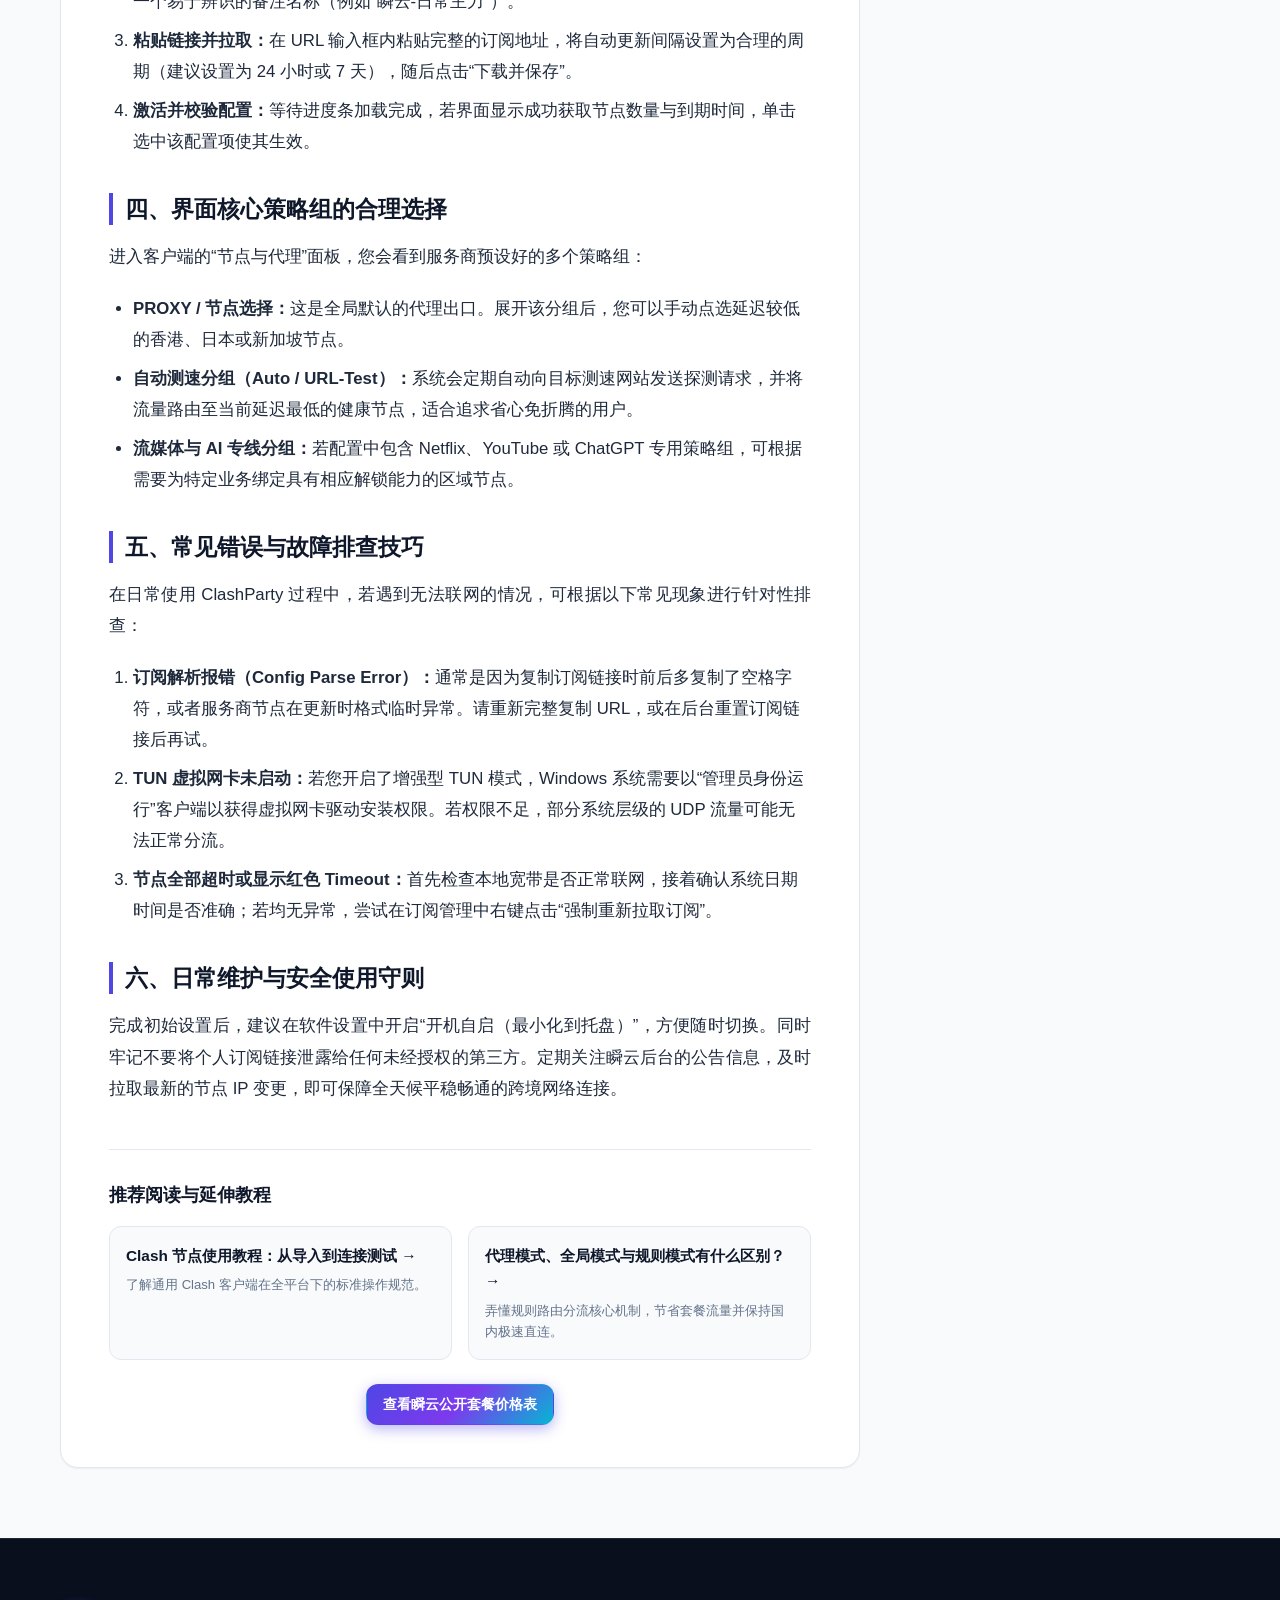
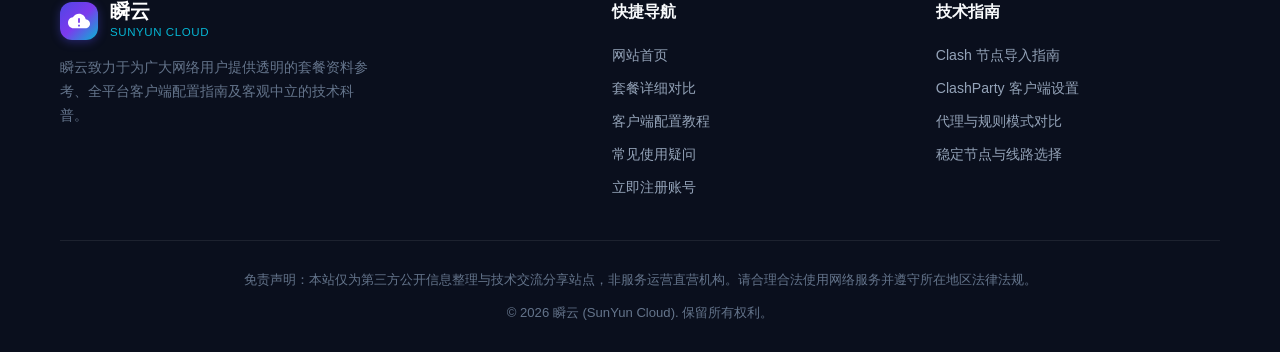
<file: articles/clashparty-subscription-guide/index.html>
<!DOCTYPE html>
<html lang="zh-CN">
<head>
  <meta charset="UTF-8">
  <meta name="viewport" content="width=device-width, initial-scale=1.0">
  <title>ClashParty 机场订阅教程：安装、导入与基础设置 - 瞬云</title>
  <meta name="description" content="全方位解析 ClashParty 客户端的使用方法。从可信获取渠道、安装包校验、订阅链接导入、路由规则策略组配置到常见问题处理，助您快速掌握 ClashParty 的基础与进阶设置。">
  <meta name="keywords" content="ClashParty机场, Clash机场, ClashParty教程, 订阅导入, 策略组, 科学上网">
  <link rel="canonical" href="https://sunyuncloud.cfd/articles/clashparty-subscription-guide.html">
  <link rel="icon" type="image/svg+xml" href="/assets/favicon.svg">
  
  <!-- Open Graph / Social Meta -->
  <meta property="og:type" content="article">
  <meta property="og:title" content="ClashParty 机场订阅教程：安装、导入与基础设置 - 瞬云">
  <meta property="og:description" content="全方位解析 ClashParty 客户端的使用方法。从可信获取渠道、安装包校验、订阅链接导入、路由规则策略组配置到常见问题处理。">
  <meta property="og:url" content="https://sunyuncloud.cfd/articles/clashparty-subscription-guide.html">
  <meta property="og:site_name" content="瞬云 SunYun Cloud">
  <meta name="twitter:card" content="summary_large_image">
  <meta name="twitter:title" content="ClashParty 机场订阅教程：安装、导入与基础设置 - 瞬云">
  <meta name="twitter:description" content="全方位解析 ClashParty 客户端的使用方法。从可信获取渠道、安装包校验、订阅链接导入、路由规则策略组配置到常见问题处理。">

  <link rel="stylesheet" href="/css/style.css">

  <!-- JSON-LD 结构化数据 -->
  <script type="application/ld+json">
  {
    "@context": "https://schema.org",
    "@type": "Article",
    "headline": "ClashParty 机场订阅教程：安装、导入与基础设置",
    "description": "全方位解析 ClashParty 客户端的使用方法。从可信获取渠道、安装包校验、订阅链接导入、路由规则策略组配置到常见问题处理，助您快速掌握 ClashParty 的基础与进阶设置。",
    "inLanguage": "zh-CN",
    "mainEntityOfPage": "https://sunyuncloud.cfd/articles/clashparty-subscription-guide.html",
    "publisher": {
      "@type": "Organization",
      "name": "瞬云 SunYun Cloud",
      "url": "https://sunyuncloud.cfd"
    },
    "datePublished": "2026-10-08T11:30:00+08:00",
    "dateModified": "2026-10-08T11:30:00+08:00"
  }
  </script>
  <script type="application/ld+json">
  {
    "@context": "https://schema.org",
    "@type": "BreadcrumbList",
    "itemListElement": [
      {
        "@type": "ListItem",
        "position": 1,
        "name": "首页",
        "item": "https://sunyuncloud.cfd/"
      },
      {
        "@type": "ListItem",
        "position": 2,
        "name": "使用指南与技术文章",
        "item": "https://sunyuncloud.cfd/#articles"
      },
      {
        "@type": "ListItem",
        "position": 3,
        "name": "ClashParty 机场订阅教程：安装、导入与基础设置",
        "item": "https://sunyuncloud.cfd/articles/clashparty-subscription-guide.html"
      }
    ]
  }
  </script>
</head>
<body>

  <!-- 顶部导航 -->
  <header class="site-header">
    <div class="container header-inner">
      <a href="/" class="brand-logo" aria-label="瞬云首页">
        <div class="logo-icon">
          <svg viewBox="0 0 24 24"><path d="M19.35 10.04C18.67 6.59 15.64 4 12 4 9.11 4 6.6 5.64 5.35 8.04 2.34 8.36 0 10.91 0 14c0 3.31 2.69 6 6 6h13c2.76 0 5-2.24 5-5 0-2.64-2.05-4.78-4.65-4.96zM13 14h-2V9h2v5zm0 4h-2v-2h2v2z"/></svg>
        </div>
        <div class="brand-text">
          <span class="brand-name">瞬云</span>
          <span class="brand-sub">SunYun Cloud</span>
        </div>
      </a>

      <nav class="nav-menu">
        <a href="/" class="nav-link">首页</a>
        <a href="/plans.html" class="nav-link">套餐价格</a>
        <a href="/#tutorials" class="nav-link active">客户端教程</a>
        <a href="/#articles" class="nav-link">精选文章</a>
        <a href="/#faq" class="nav-link">常见问题</a>
      </nav>

      <div class="header-actions">
        <a href="https://varnexa.lingdongaff.com/#/?code=HHoxxHGa" class="btn btn-primary btn-sm" target="_blank" rel="sponsored nofollow noopener">注册 / 登录</a>
      </div>

      <button class="mobile-toggle" id="mobileToggle" aria-label="展开导航菜单" aria-expanded="false">
        <svg viewBox="0 0 24 24" fill="none" stroke="currentColor" stroke-width="2"><path d="M4 6h16M4 12h16M4 18h16"/></svg>
      </button>
    </div>

    <div class="mobile-nav" id="mobileNav">
      <a href="/" class="nav-link">首页</a>
      <a href="/plans.html" class="nav-link">套餐价格</a>
      <a href="/#tutorials" class="nav-link">客户端教程</a>
      <a href="/#articles" class="nav-link">精选文章</a>
      <a href="/#faq" class="nav-link">常见问题</a>
      <a href="https://varnexa.lingdongaff.com/#/?code=HHoxxHGa" class="btn btn-primary btn-block" target="_blank" rel="sponsored nofollow noopener">进入注册 / 登录</a>
    </div>
  </header>

  <!-- 文章主体容器 -->
  <main class="article-page-wrap">
    <div class="container">
      <nav class="breadcrumb-nav" aria-label="路径导航">
        <a href="/">首页</a>
        <span class="breadcrumb-separator">/</span>
        <a href="/#articles">精选文章</a>
        <span class="breadcrumb-separator">/</span>
        <span>正文</span>
      </nav>

      <div class="article-layout">
        <article class="article-main-card">
          <header class="article-header">
            <span class="article-category-badge">客户端实战 · ClashParty 教程</span>
            <h1 class="article-title-main">ClashParty 机场订阅教程：安装、导入与基础设置</h1>
            <div class="article-info-bar">
              <span class="article-info-item">📅 更新时间：2026-10-08</span>
              <span class="article-info-item">⏱️ 阅读耗时：约 5 分钟</span>
              <span class="article-info-item">🏷️ 核心关键词：ClashParty机场、Clash机场</span>
            </div>
          </header>

          <div class="article-summary-box">
            <div class="article-summary-title">💡 导读摘要</div>
            随着代理生态的持续演进，具备现代 UI 界面与智能化策略组调度的 ClashParty 逐渐受到越来越多用户的青睐。本文重点介绍 ClashParty 客户端的安全获取途径、标准订阅格式兼容性、图形界面操作要领，以及在使用过程中规避配置报错的实用技巧。
          </div>

          <!-- 正文区域 -->
          <div class="article-content">
            <p>在当前的跨平台网络代理工具中，Clash 凭借强大的协议解析能力确立了通用标准。为了提供更为直观的人机交互，社区近年来涌现了诸如 ClashParty 等新生代前端集成工具。ClashParty 针对节点管理、策略分流以及状态监控进行了更符合直觉的视觉重构，对于不想研究复杂 YAML 脚本的新手而言非常亲民。以下为您梳理完整的配置与实操流程。</p>

            <h2>一、客户端的官方安全获取渠道与防钓鱼提醒</h2>
            <p>获取任何网络代理客户端的第一准则永远是：<strong>确保软件来源安全可信</strong>。由于网络代理软件具有接管系统网络流量的高权限，网络上存在大量被黑产篡改、植入挖矿木马或后门监听代码的虚假安装包。请注意：</p>
            <ul>
              <li><strong>优先前往官方开源代码仓库：</strong>如 GitHub Releases 页面或官方发布的正规分发渠道下载最新版本。</li>
              <li><strong>校验安装包哈希值：</strong>在条件允许的情况下，核对安装包的 SHA256 校验和，确保文件在传输过程中未被篡改。</li>
              <li><strong>警惕第三方捆绑下载站：</strong>坚决避免在搜索结果前列的无名“软件园”或个人网盘中下载经过二次打包的 <code>.exe</code> 或 <code>.apk</code> 文件。</li>
            </ul>

            <h2>二、认识订阅链接格式与瞬云配置提取</h2>
            <p>ClashParty 能够直接解析通用的 Clash YAML 配置格式以及标准 Base64 编码的订阅 URL。登录瞬云后台后，在“仪表盘”或“快速配置”区域找到属于您账户的“Clash 订阅地址”。点击复制按钮将其保存在剪贴板中。需要特别说明的是，由于不同版本 ClashParty 的操作界面可能随更新发生细微调整，具体菜单名称与按钮位置请以您所运行的实际发布版本界面为准。</p>

            <h2>三、订阅导入与配置拉取实操步骤</h2>
            <p>获取订阅地址后，启动 ClashParty 客户端，按照以下流程完成初始化导入：</p>
            <ol>
              <li><strong>进入订阅管理界面：</strong>在主界面左侧导航栏中定位到“订阅（Subscriptions）”或“配置（Profiles）”选项。</li>
              <li><strong>添加新订阅源：</strong>点击界面右上角的“+”号或“添加订阅”按钮，在弹出的窗口中为该订阅指定一个易于辨识的备注名称（例如“瞬云-日常主力”）。</li>
              <li><strong>粘贴链接并拉取：</strong>在 URL 输入框内粘贴完整的订阅地址，将自动更新间隔设置为合理的周期（建议设置为 24 小时或 7 天），随后点击“下载并保存”。</li>
              <li><strong>激活并校验配置：</strong>等待进度条加载完成，若界面显示成功获取节点数量与到期时间，单击选中该配置项使其生效。</li>
            </ol>

            <h2>四、界面核心策略组的合理选择</h2>
            <p>进入客户端的“节点与代理”面板，您会看到服务商预设好的多个策略组：</p>
            <ul>
              <li><strong>PROXY / 节点选择：</strong>这是全局默认的代理出口。展开该分组后，您可以手动点选延迟较低的香港、日本或新加坡节点。</li>
              <li><strong>自动测速分组（Auto / URL-Test）：</strong>系统会定期自动向目标测速网站发送探测请求，并将流量路由至当前延迟最低的健康节点，适合追求省心免折腾的用户。</li>
              <li><strong>流媒体与 AI 专线分组：</strong>若配置中包含 Netflix、YouTube 或 ChatGPT 专用策略组，可根据需要为特定业务绑定具有相应解锁能力的区域节点。</li>
            </ul>

            <h2>五、常见错误与故障排查技巧</h2>
            <p>在日常使用 ClashParty 过程中，若遇到无法联网的情况，可根据以下常见现象进行针对性排查：</p>
            <ol>
              <li><strong>订阅解析报错（Config Parse Error）：</strong>通常是因为复制订阅链接时前后多复制了空格字符，或者服务商节点在更新时格式临时异常。请重新完整复制 URL，或在后台重置订阅链接后再试。</li>
              <li><strong>TUN 虚拟网卡未启动：</strong>若您开启了增强型 TUN 模式，Windows 系统需要以“管理员身份运行”客户端以获得虚拟网卡驱动安装权限。若权限不足，部分系统层级的 UDP 流量可能无法正常分流。</li>
              <li><strong>节点全部超时或显示红色 Timeout：</strong>首先检查本地宽带是否正常联网，接着确认系统日期时间是否准确；若均无异常，尝试在订阅管理中右键点击“强制重新拉取订阅”。</li>
            </ol>

            <h2>六、日常维护与安全使用守则</h2>
            <p>完成初始设置后，建议在软件设置中开启“开机自启（最小化到托盘）”，方便随时切换。同时牢记不要将个人订阅链接泄露给任何未经授权的第三方。定期关注瞬云后台的公告信息，及时拉取最新的节点 IP 变更，即可保障全天候平稳畅通的跨境网络连接。</p>
          </div>

          <!-- 相关内链与推荐 -->
          <div class="article-footer-links">
            <h3 class="article-footer-title">推荐阅读与延伸教程</h3>
            <div class="related-articles-grid">
              <a href="/articles/clash-node-tutorial.html" class="related-article-card">
                <h4>Clash 节点使用教程：从导入到连接测试 →</h4>
                <p>了解通用 Clash 客户端在全平台下的标准操作规范。</p>
              </a>
              <a href="/articles/proxy-modes-comparison.html" class="related-article-card">
                <h4>代理模式、全局模式与规则模式有什么区别？ →</h4>
                <p>弄懂规则路由分流核心机制，节省套餐流量并保持国内极速直连。</p>
              </a>
            </div>
            <div style="margin-top: 24px; text-align: center;">
              <a href="/plans.html" class="btn btn-primary btn-sm">查看瞬云公开套餐价格表</a>
            </div>
          </div>
        </article>

        <!-- 侧边栏 -->
        <aside class="article-sidebar">
          <div class="sidebar-widget sidebar-widget-dark">
            <h3 class="widget-title">瞬云公开参考套餐</h3>
            <div class="sidebar-plan-item">
              <span class="sidebar-plan-name">限时年付小包</span>
              <span class="sidebar-plan-price">¥99/年 (59GB/月)</span>
            </div>
            <div class="sidebar-plan-item">
              <span class="sidebar-plan-name">行者（入门推荐）</span>
              <span class="sidebar-plan-price">¥20/月 (150GB/月)</span>
            </div>
            <div class="sidebar-plan-item">
              <span class="sidebar-plan-name">纵横（进阶高频）</span>
              <span class="sidebar-plan-price">¥36/月 (300GB/月)</span>
            </div>
            <div class="sidebar-plan-item">
              <span class="sidebar-plan-name">凌霄（海量极客）</span>
              <span class="sidebar-plan-price">¥68/月 (600GB/月)</span>
            </div>
            <div style="margin-top: 18px;">
              <a href="https://varnexa.lingdongaff.com/#/?code=HHoxxHGa" class="btn btn-primary btn-sm btn-block" target="_blank" rel="sponsored nofollow noopener">进入注册 / 查看详情</a>
            </div>
          </div>

          <div class="sidebar-widget">
            <h3 class="widget-title">专题文章导航</h3>
            <nav class="sidebar-nav-list">
              <a href="/articles/how-to-choose-cheap-airport.html">📌 便宜机场选购 7 个重点</a>
              <a href="/articles/safe-airport-privacy-risks.html">📌 安全机场与隐私风险评估</a>
              <a href="/articles/clash-node-tutorial.html">📌 Clash 节点配置使用教程</a>
              <a href="/articles/clashparty-subscription-guide.html">📌 ClashParty 订阅导入指南</a>
              <a href="/articles/stable-nodes-selection-guide.html">📌 稳定节点与线路延迟测评</a>
              <a href="/articles/proxy-modes-comparison.html">📌 规则/全局/直连模式详解</a>
              <a href="/articles/cross-border-network-faq.html">📌 跨境网络连接常见问题</a>
            </nav>
          </div>
        </aside>
      </div>
    </div>
  </main>

  <!-- 页脚 -->
  <footer class="site-footer">
    <div class="container">
      <div class="footer-top">
        <div>
          <a href="/" class="brand-logo" aria-label="瞬云首页">
            <div class="logo-icon">
              <svg viewBox="0 0 24 24"><path d="M19.35 10.04C18.67 6.59 15.64 4 12 4 9.11 4 6.6 5.64 5.35 8.04 2.34 8.36 0 10.91 0 14c0 3.31 2.69 6 6 6h13c2.76 0 5-2.24 5-5 0-2.64-2.05-4.78-4.65-4.96zM13 14h-2V9h2v5zm0 4h-2v-2h2v2z"/></svg>
            </div>
            <div class="brand-text">
              <span class="brand-name">瞬云</span>
              <span class="brand-sub">SunYun Cloud</span>
            </div>
          </a>
          <p class="footer-brand-desc">瞬云致力于为广大网络用户提供透明的套餐资料参考、全平台客户端配置指南及客观中立的技术科普。</p>
        </div>

        <div>
          <h4 class="footer-col-title">快捷导航</h4>
          <div class="footer-links">
            <a href="/">网站首页</a>
            <a href="/plans.html">套餐详细对比</a>
            <a href="/#tutorials">客户端配置教程</a>
            <a href="/#faq">常见使用疑问</a>
            <a href="https://varnexa.lingdongaff.com/#/?code=HHoxxHGa" target="_blank" rel="sponsored nofollow noopener">立即注册账号</a>
          </div>
        </div>

        <div>
          <h4 class="footer-col-title">技术指南</h4>
          <div class="footer-links">
            <a href="/articles/clash-node-tutorial.html">Clash 节点导入指南</a>
            <a href="/articles/clashparty-subscription-guide.html">ClashParty 客户端设置</a>
            <a href="/articles/proxy-modes-comparison.html">代理与规则模式对比</a>
            <a href="/articles/stable-nodes-selection-guide.html">稳定节点与线路选择</a>
          </div>
        </div>
      </div>
      </div>

      <div class="footer-bottom">
        <p class="footer-disclaimer-text">免责声明：本站仅为第三方公开信息整理与技术交流分享站点，非服务运营直营机构。请合理合法使用网络服务并遵守所在地区法律法规。</p>
        <p>© 2026 瞬云 (SunYun Cloud). 保留所有权利。</p>
      </div>
    </div>
  </footer>

  <script src="/js/main.js"></script>
</body>
</html>
</file>
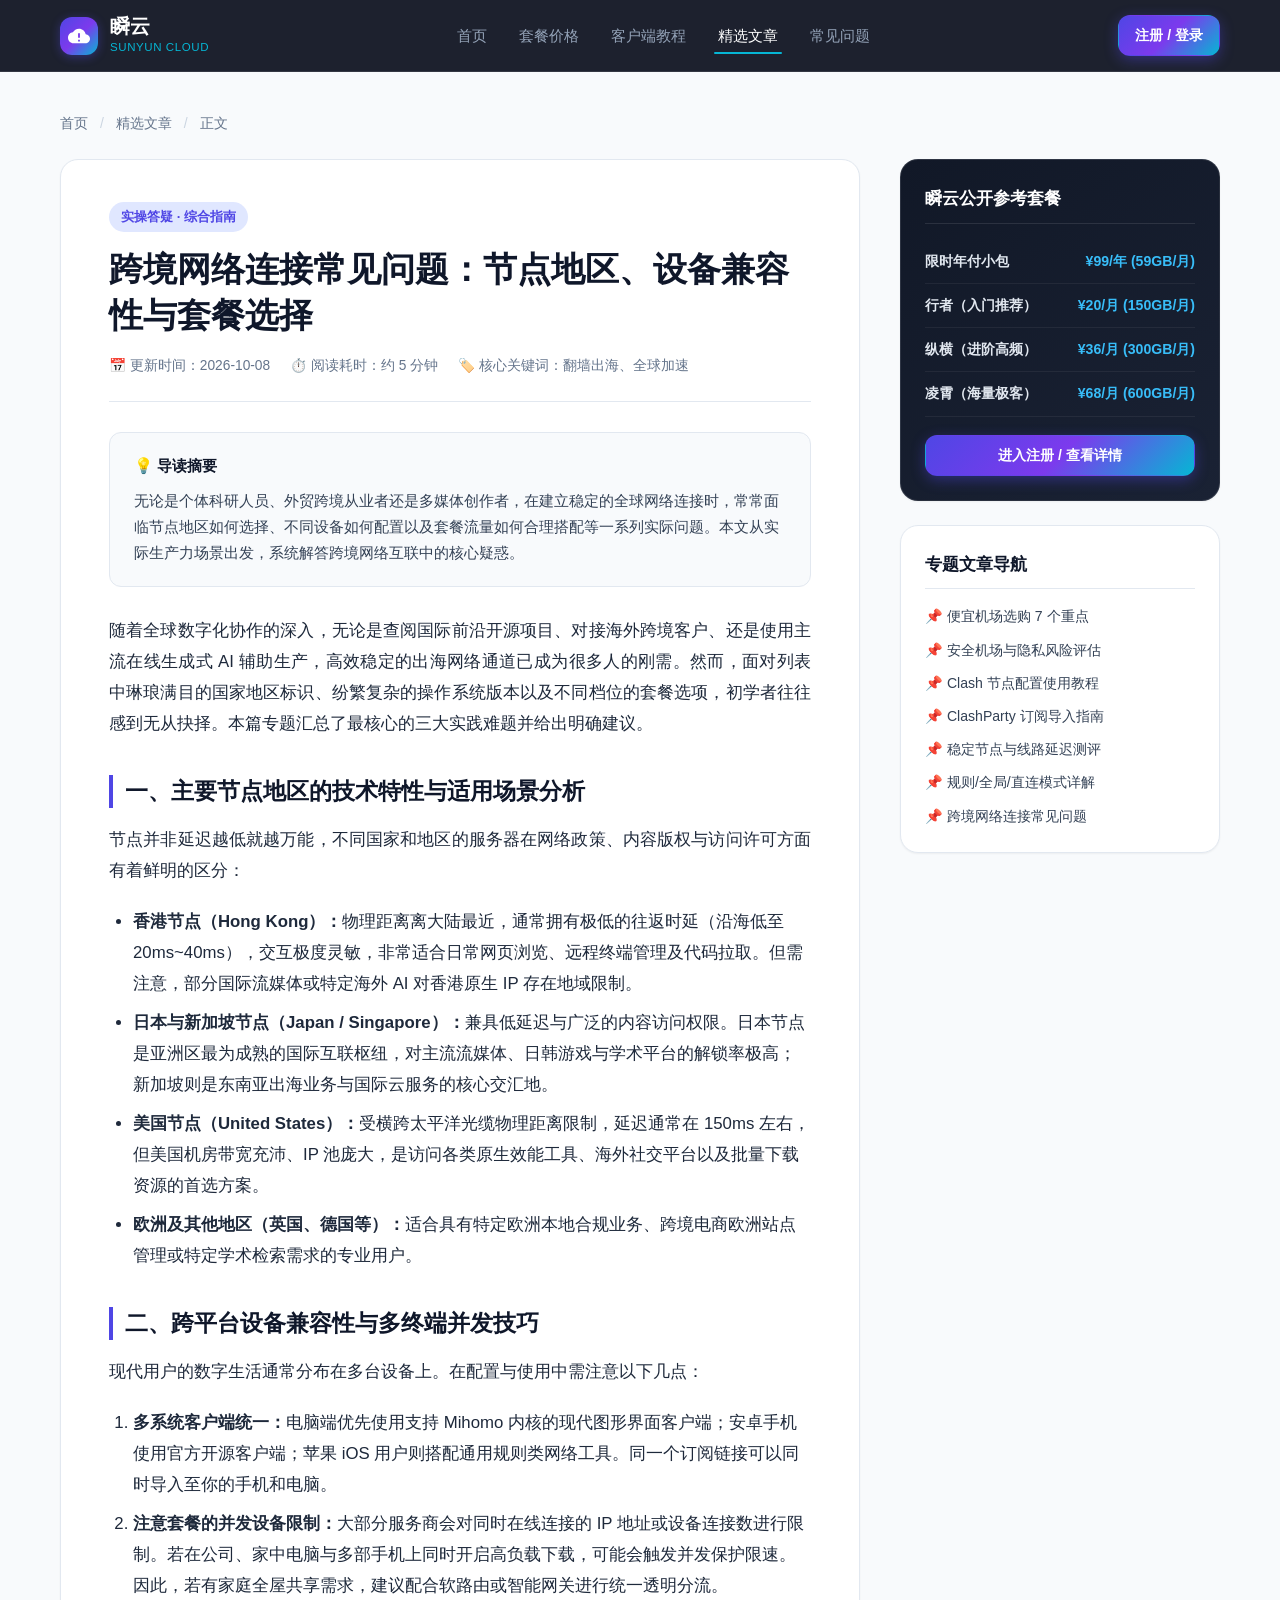
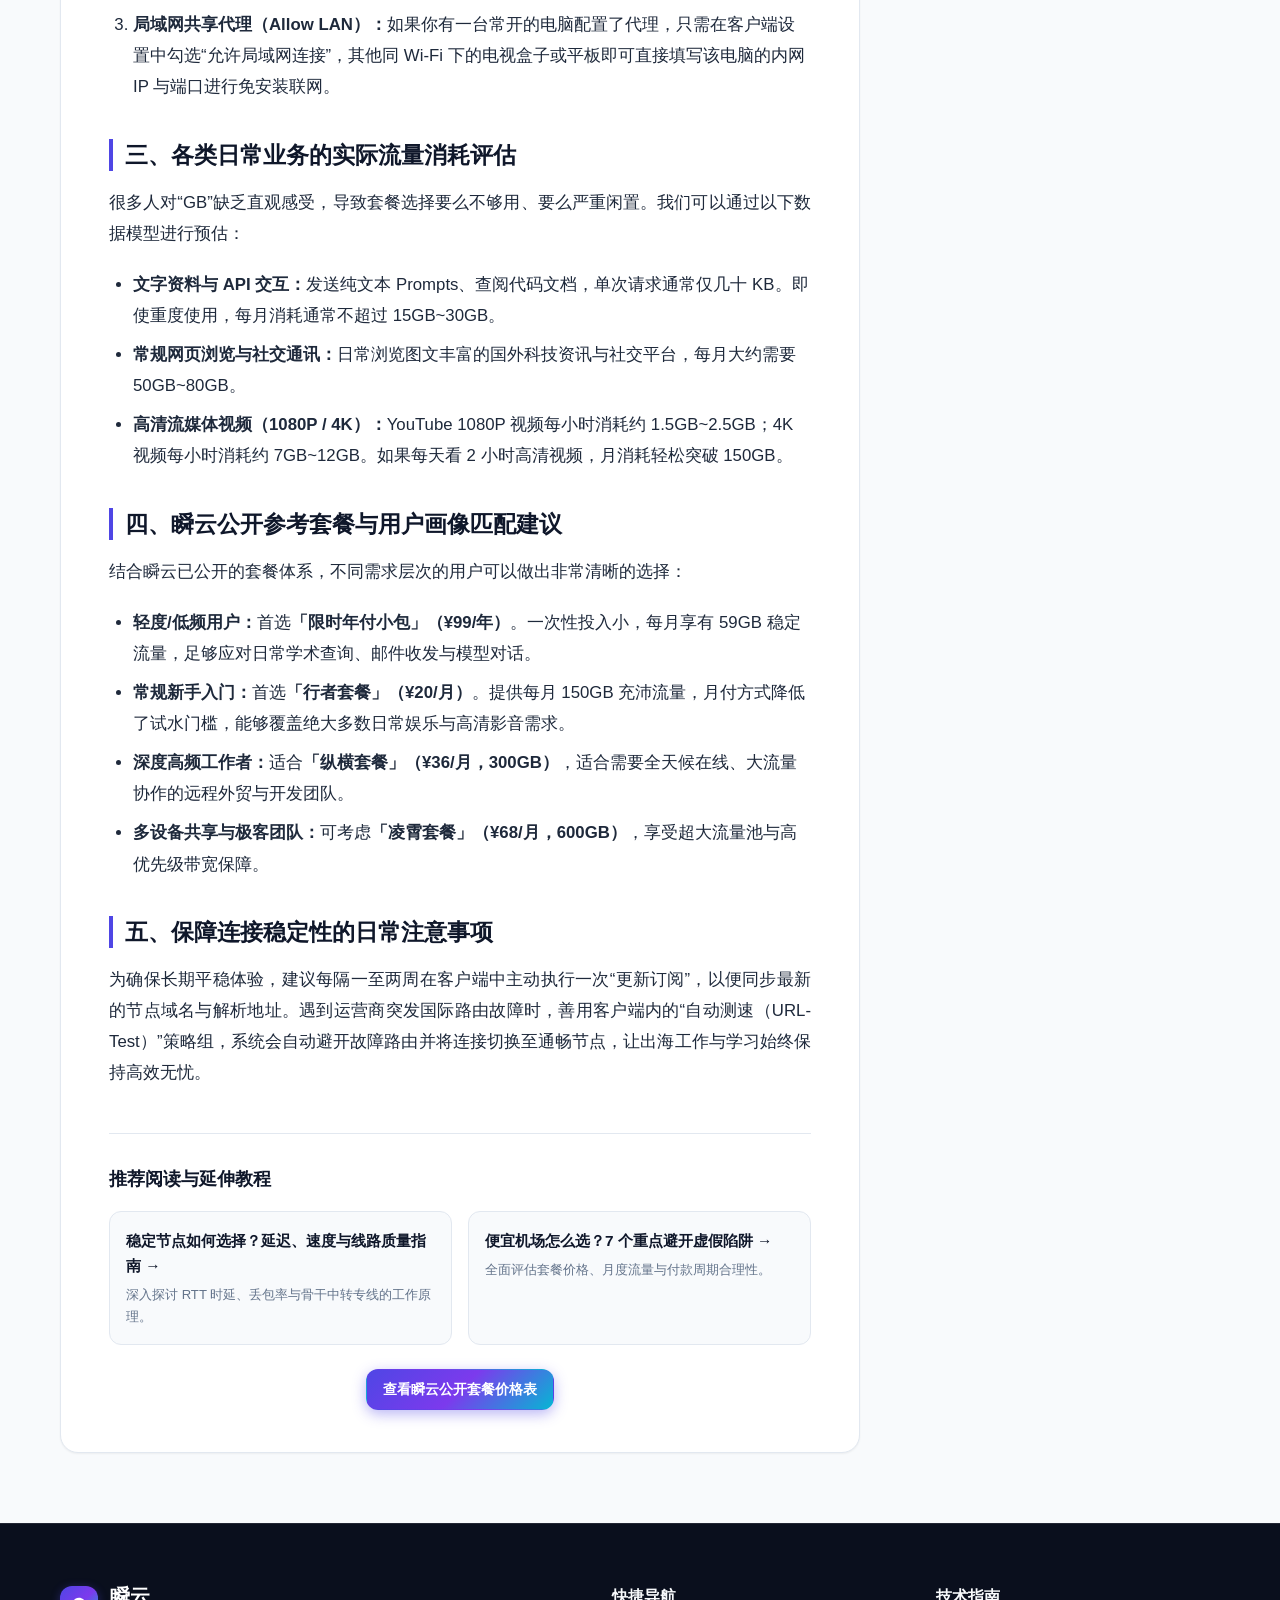
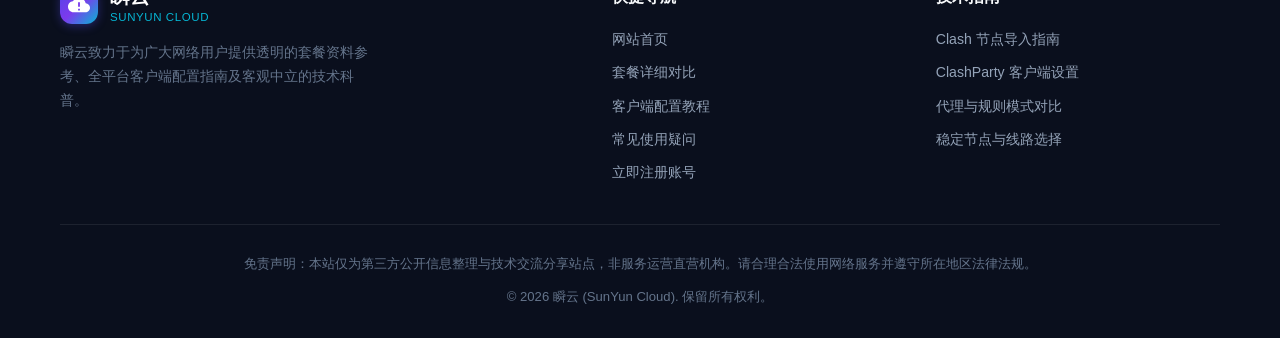
<file: articles/cross-border-network-faq/index.html>
<!DOCTYPE html>
<html lang="zh-CN">
<head>
  <meta charset="UTF-8">
  <meta name="viewport" content="width=device-width, initial-scale=1.0">
  <title>跨境网络连接常见问题：节点地区、设备兼容性与套餐选择 - 瞬云</title>
  <meta name="description" content="跨境网络连接与出海业务全场景问答指南。深入解析香港、日本、新加坡、美国等节点地区优劣势，跨设备（Win/Mac/iOS/安卓/软路由）多端兼容与并发设置，真实流量消耗测算及瞬云套餐匹配建议。">
  <meta name="keywords" content="翻墙出海, 全球加速, 节点地区选择, 跨境网络连接, 设备兼容性, 瞬云套餐">
  <link rel="canonical" href="https://sunyuncloud.cfd/articles/cross-border-network-faq.html">
  <link rel="icon" type="image/svg+xml" href="/assets/favicon.svg">
  
  <!-- Open Graph / Social Meta -->
  <meta property="og:type" content="article">
  <meta property="og:title" content="跨境网络连接常见问题：节点地区、设备兼容性与套餐选择 - 瞬云">
  <meta property="og:description" content="跨境网络连接与出海业务全场景问答指南。深入解析节点地区优劣势，跨平台设备兼容性，真实业务流量消耗测算及套餐匹配建议。">
  <meta property="og:url" content="https://sunyuncloud.cfd/articles/cross-border-network-faq.html">
  <meta property="og:site_name" content="瞬云 SunYun Cloud">
  <meta name="twitter:card" content="summary_large_image">
  <meta name="twitter:title" content="跨境网络连接常见问题：节点地区、设备兼容性与套餐选择 - 瞬云">
  <meta name="twitter:description" content="跨境网络连接与出海业务全场景问答指南。深入解析节点地区优劣势，跨平台设备兼容性，真实业务流量消耗测算及套餐匹配建议。">

  <link rel="stylesheet" href="/css/style.css">

  <!-- JSON-LD 结构化数据 -->
  <script type="application/ld+json">
  {
    "@context": "https://schema.org",
    "@type": "Article",
    "headline": "跨境网络连接常见问题：节点地区、设备兼容性与套餐选择",
    "description": "跨境网络连接与出海业务全场景问答指南。深入解析香港、日本、新加坡、美国等节点地区优劣势，跨设备（Win/Mac/iOS/安卓/软路由）多端兼容与并发设置，真实流量消耗测算及瞬云套餐匹配建议。",
    "inLanguage": "zh-CN",
    "mainEntityOfPage": "https://sunyuncloud.cfd/articles/cross-border-network-faq.html",
    "publisher": {
      "@type": "Organization",
      "name": "瞬云 SunYun Cloud",
      "url": "https://sunyuncloud.cfd"
    },
    "datePublished": "2026-10-08T13:00:00+08:00",
    "dateModified": "2026-10-08T13:00:00+08:00"
  }
  </script>
  <script type="application/ld+json">
  {
    "@context": "https://schema.org",
    "@type": "BreadcrumbList",
    "itemListElement": [
      {
        "@type": "ListItem",
        "position": 1,
        "name": "首页",
        "item": "https://sunyuncloud.cfd/"
      },
      {
        "@type": "ListItem",
        "position": 2,
        "name": "使用指南与技术文章",
        "item": "https://sunyuncloud.cfd/#articles"
      },
      {
        "@type": "ListItem",
        "position": 3,
        "name": "跨境网络连接常见问题：节点地区、设备兼容性与套餐选择",
        "item": "https://sunyuncloud.cfd/articles/cross-border-network-faq.html"
      }
    ]
  }
  </script>
</head>
<body>

  <!-- 顶部导航 -->
  <header class="site-header">
    <div class="container header-inner">
      <a href="/" class="brand-logo" aria-label="瞬云首页">
        <div class="logo-icon">
          <svg viewBox="0 0 24 24"><path d="M19.35 10.04C18.67 6.59 15.64 4 12 4 9.11 4 6.6 5.64 5.35 8.04 2.34 8.36 0 10.91 0 14c0 3.31 2.69 6 6 6h13c2.76 0 5-2.24 5-5 0-2.64-2.05-4.78-4.65-4.96zM13 14h-2V9h2v5zm0 4h-2v-2h2v2z"/></svg>
        </div>
        <div class="brand-text">
          <span class="brand-name">瞬云</span>
          <span class="brand-sub">SunYun Cloud</span>
        </div>
      </a>

      <nav class="nav-menu">
        <a href="/" class="nav-link">首页</a>
        <a href="/plans.html" class="nav-link">套餐价格</a>
        <a href="/#tutorials" class="nav-link">客户端教程</a>
        <a href="/#articles" class="nav-link active">精选文章</a>
        <a href="/#faq" class="nav-link">常见问题</a>
      </nav>

      <div class="header-actions">
        <a href="https://varnexa.lingdongaff.com/#/?code=HHoxxHGa" class="btn btn-primary btn-sm" target="_blank" rel="sponsored nofollow noopener">注册 / 登录</a>
      </div>

      <button class="mobile-toggle" id="mobileToggle" aria-label="展开导航菜单" aria-expanded="false">
        <svg viewBox="0 0 24 24" fill="none" stroke="currentColor" stroke-width="2"><path d="M4 6h16M4 12h16M4 18h16"/></svg>
      </button>
    </div>

    <div class="mobile-nav" id="mobileNav">
      <a href="/" class="nav-link">首页</a>
      <a href="/plans.html" class="nav-link">套餐价格</a>
      <a href="/#tutorials" class="nav-link">客户端教程</a>
      <a href="/#articles" class="nav-link">精选文章</a>
      <a href="/#faq" class="nav-link">常见问题</a>
      <a href="https://varnexa.lingdongaff.com/#/?code=HHoxxHGa" class="btn btn-primary btn-block" target="_blank" rel="sponsored nofollow noopener">进入注册 / 登录</a>
    </div>
  </header>

  <!-- 文章主体容器 -->
  <main class="article-page-wrap">
    <div class="container">
      <nav class="breadcrumb-nav" aria-label="路径导航">
        <a href="/">首页</a>
        <span class="breadcrumb-separator">/</span>
        <a href="/#articles">精选文章</a>
        <span class="breadcrumb-separator">/</span>
        <span>正文</span>
      </nav>

      <div class="article-layout">
        <article class="article-main-card">
          <header class="article-header">
            <span class="article-category-badge">实操答疑 · 综合指南</span>
            <h1 class="article-title-main">跨境网络连接常见问题：节点地区、设备兼容性与套餐选择</h1>
            <div class="article-info-bar">
              <span class="article-info-item">📅 更新时间：2026-10-08</span>
              <span class="article-info-item">⏱️ 阅读耗时：约 5 分钟</span>
              <span class="article-info-item">🏷️ 核心关键词：翻墙出海、全球加速</span>
            </div>
          </header>

          <div class="article-summary-box">
            <div class="article-summary-title">💡 导读摘要</div>
            无论是个体科研人员、外贸跨境从业者还是多媒体创作者，在建立稳定的全球网络连接时，常常面临节点地区如何选择、不同设备如何配置以及套餐流量如何合理搭配等一系列实际问题。本文从实际生产力场景出发，系统解答跨境网络互联中的核心疑惑。
          </div>

          <!-- 正文区域 -->
          <div class="article-content">
            <p>随着全球数字化协作的深入，无论是查阅国际前沿开源项目、对接海外跨境客户、还是使用主流在线生成式 AI 辅助生产，高效稳定的出海网络通道已成为很多人的刚需。然而，面对列表中琳琅满目的国家地区标识、纷繁复杂的操作系统版本以及不同档位的套餐选项，初学者往往感到无从抉择。本篇专题汇总了最核心的三大实践难题并给出明确建议。</p>

            <h2>一、主要节点地区的技术特性与适用场景分析</h2>
            <p>节点并非延迟越低就越万能，不同国家和地区的服务器在网络政策、内容版权与访问许可方面有着鲜明的区分：</p>
            <ul>
              <li><strong>香港节点（Hong Kong）：</strong>物理距离离大陆最近，通常拥有极低的往返时延（沿海低至 20ms~40ms），交互极度灵敏，非常适合日常网页浏览、远程终端管理及代码拉取。但需注意，部分国际流媒体或特定海外 AI 对香港原生 IP 存在地域限制。</li>
              <li><strong>日本与新加坡节点（Japan / Singapore）：</strong>兼具低延迟与广泛的内容访问权限。日本节点是亚洲区最为成熟的国际互联枢纽，对主流流媒体、日韩游戏与学术平台的解锁率极高；新加坡则是东南亚出海业务与国际云服务的核心交汇地。</li>
              <li><strong>美国节点（United States）：</strong>受横跨太平洋光缆物理距离限制，延迟通常在 150ms 左右，但美国机房带宽充沛、IP 池庞大，是访问各类原生效能工具、海外社交平台以及批量下载资源的首选方案。</li>
              <li><strong>欧洲及其他地区（英国、德国等）：</strong>适合具有特定欧洲本地合规业务、跨境电商欧洲站点管理或特定学术检索需求的专业用户。</li>
            </ul>

            <h2>二、跨平台设备兼容性与多终端并发技巧</h2>
            <p>现代用户的数字生活通常分布在多台设备上。在配置与使用中需注意以下几点：</p>
            <ol>
              <li><strong>多系统客户端统一：</strong>电脑端优先使用支持 Mihomo 内核的现代图形界面客户端；安卓手机使用官方开源客户端；苹果 iOS 用户则搭配通用规则类网络工具。同一个订阅链接可以同时导入至你的手机和电脑。</li>
              <li><strong>注意套餐的并发设备限制：</strong>大部分服务商会对同时在线连接的 IP 地址或设备连接数进行限制。若在公司、家中电脑与多部手机上同时开启高负载下载，可能会触发并发保护限速。因此，若有家庭全屋共享需求，建议配合软路由或智能网关进行统一透明分流。</li>
              <li><strong>局域网共享代理（Allow LAN）：</strong>如果你有一台常开的电脑配置了代理，只需在客户端设置中勾选“允许局域网连接”，其他同 Wi-Fi 下的电视盒子或平板即可直接填写该电脑的内网 IP 与端口进行免安装联网。</li>
            </ol>

            <h2>三、各类日常业务的实际流量消耗评估</h2>
            <p>很多人对“GB”缺乏直观感受，导致套餐选择要么不够用、要么严重闲置。我们可以通过以下数据模型进行预估：</p>
            <ul>
              <li><strong>文字资料与 API 交互：</strong>发送纯文本 Prompts、查阅代码文档，单次请求通常仅几十 KB。即使重度使用，每月消耗通常不超过 15GB~30GB。</li>
              <li><strong>常规网页浏览与社交通讯：</strong>日常浏览图文丰富的国外科技资讯与社交平台，每月大约需要 50GB~80GB。</li>
              <li><strong>高清流媒体视频（1080P / 4K）：</strong>YouTube 1080P 视频每小时消耗约 1.5GB~2.5GB；4K 视频每小时消耗约 7GB~12GB。如果每天看 2 小时高清视频，月消耗轻松突破 150GB。</li>
            </ul>

            <h2>四、瞬云公开参考套餐与用户画像匹配建议</h2>
            <p>结合瞬云已公开的套餐体系，不同需求层次的用户可以做出非常清晰的选择：</p>
            <ul>
              <li><strong>轻度/低频用户：</strong>首选<strong>「限时年付小包」（¥99/年）</strong>。一次性投入小，每月享有 59GB 稳定流量，足够应对日常学术查询、邮件收发与模型对话。</li>
              <li><strong>常规新手入门：</strong>首选<strong>「行者套餐」（¥20/月）</strong>。提供每月 150GB 充沛流量，月付方式降低了试水门槛，能够覆盖绝大多数日常娱乐与高清影音需求。</li>
              <li><strong>深度高频工作者：</strong>适合<strong>「纵横套餐」（¥36/月，300GB）</strong>，适合需要全天候在线、大流量协作的远程外贸与开发团队。</li>
              <li><strong>多设备共享与极客团队：</strong>可考虑<strong>「凌霄套餐」（¥68/月，600GB）</strong>，享受超大流量池与高优先级带宽保障。</li>
            </ul>

            <h2>五、保障连接稳定性的日常注意事项</h2>
            <p>为确保长期平稳体验，建议每隔一至两周在客户端中主动执行一次“更新订阅”，以便同步最新的节点域名与解析地址。遇到运营商突发国际路由故障时，善用客户端内的“自动测速（URL-Test）”策略组，系统会自动避开故障路由并将连接切换至通畅节点，让出海工作与学习始终保持高效无忧。</p>
          </div>

          <!-- 相关内链与推荐 -->
          <div class="article-footer-links">
            <h3 class="article-footer-title">推荐阅读与延伸教程</h3>
            <div class="related-articles-grid">
              <a href="/articles/stable-nodes-selection-guide.html" class="related-article-card">
                <h4>稳定节点如何选择？延迟、速度与线路质量指南 →</h4>
                <p>深入探讨 RTT 时延、丢包率与骨干中转专线的工作原理。</p>
              </a>
              <a href="/articles/how-to-choose-cheap-airport.html" class="related-article-card">
                <h4>便宜机场怎么选？7 个重点避开虚假陷阱 →</h4>
                <p>全面评估套餐价格、月度流量与付款周期合理性。</p>
              </a>
            </div>
            <div style="margin-top: 24px; text-align: center;">
              <a href="/plans.html" class="btn btn-primary btn-sm">查看瞬云公开套餐价格表</a>
            </div>
          </div>
        </article>

        <!-- 侧边栏 -->
        <aside class="article-sidebar">
          <div class="sidebar-widget sidebar-widget-dark">
            <h3 class="widget-title">瞬云公开参考套餐</h3>
            <div class="sidebar-plan-item">
              <span class="sidebar-plan-name">限时年付小包</span>
              <span class="sidebar-plan-price">¥99/年 (59GB/月)</span>
            </div>
            <div class="sidebar-plan-item">
              <span class="sidebar-plan-name">行者（入门推荐）</span>
              <span class="sidebar-plan-price">¥20/月 (150GB/月)</span>
            </div>
            <div class="sidebar-plan-item">
              <span class="sidebar-plan-name">纵横（进阶高频）</span>
              <span class="sidebar-plan-price">¥36/月 (300GB/月)</span>
            </div>
            <div class="sidebar-plan-item">
              <span class="sidebar-plan-name">凌霄（海量极客）</span>
              <span class="sidebar-plan-price">¥68/月 (600GB/月)</span>
            </div>
            <div style="margin-top: 18px;">
              <a href="https://varnexa.lingdongaff.com/#/?code=HHoxxHGa" class="btn btn-primary btn-sm btn-block" target="_blank" rel="sponsored nofollow noopener">进入注册 / 查看详情</a>
            </div>
          </div>

          <div class="sidebar-widget">
            <h3 class="widget-title">专题文章导航</h3>
            <nav class="sidebar-nav-list">
              <a href="/articles/how-to-choose-cheap-airport.html">📌 便宜机场选购 7 个重点</a>
              <a href="/articles/safe-airport-privacy-risks.html">📌 安全机场与隐私风险评估</a>
              <a href="/articles/clash-node-tutorial.html">📌 Clash 节点配置使用教程</a>
              <a href="/articles/clashparty-subscription-guide.html">📌 ClashParty 订阅导入指南</a>
              <a href="/articles/stable-nodes-selection-guide.html">📌 稳定节点与线路延迟测评</a>
              <a href="/articles/proxy-modes-comparison.html">📌 规则/全局/直连模式详解</a>
              <a href="/articles/cross-border-network-faq.html">📌 跨境网络连接常见问题</a>
            </nav>
          </div>
        </aside>
      </div>
    </div>
  </main>

  <!-- 页脚 -->
  <footer class="site-footer">
    <div class="container">
      <div class="footer-top">
        <div>
          <a href="/" class="brand-logo" aria-label="瞬云首页">
            <div class="logo-icon">
              <svg viewBox="0 0 24 24"><path d="M19.35 10.04C18.67 6.59 15.64 4 12 4 9.11 4 6.6 5.64 5.35 8.04 2.34 8.36 0 10.91 0 14c0 3.31 2.69 6 6 6h13c2.76 0 5-2.24 5-5 0-2.64-2.05-4.78-4.65-4.96zM13 14h-2V9h2v5zm0 4h-2v-2h2v2z"/></svg>
            </div>
            <div class="brand-text">
              <span class="brand-name">瞬云</span>
              <span class="brand-sub">SunYun Cloud</span>
            </div>
          </a>
          <p class="footer-brand-desc">瞬云致力于为广大网络用户提供透明的套餐资料参考、全平台客户端配置指南及客观中立的技术科普。</p>
        </div>

        <div>
          <h4 class="footer-col-title">快捷导航</h4>
          <div class="footer-links">
            <a href="/">网站首页</a>
            <a href="/plans.html">套餐详细对比</a>
            <a href="/#tutorials">客户端配置教程</a>
            <a href="/#faq">常见使用疑问</a>
            <a href="https://varnexa.lingdongaff.com/#/?code=HHoxxHGa" target="_blank" rel="sponsored nofollow noopener">立即注册账号</a>
          </div>
        </div>

        <div>
          <h4 class="footer-col-title">技术指南</h4>
          <div class="footer-links">
            <a href="/articles/clash-node-tutorial.html">Clash 节点导入指南</a>
            <a href="/articles/clashparty-subscription-guide.html">ClashParty 客户端设置</a>
            <a href="/articles/proxy-modes-comparison.html">代理与规则模式对比</a>
            <a href="/articles/stable-nodes-selection-guide.html">稳定节点与线路选择</a>
          </div>
        </div>
      </div>
      </div>

      <div class="footer-bottom">
        <p class="footer-disclaimer-text">免责声明：本站仅为第三方公开信息整理与技术交流分享站点，非服务运营直营机构。请合理合法使用网络服务并遵守所在地区法律法规。</p>
        <p>© 2026 瞬云 (SunYun Cloud). 保留所有权利。</p>
      </div>
    </div>
  </footer>

  <script src="/js/main.js"></script>
</body>
</html>
</file>
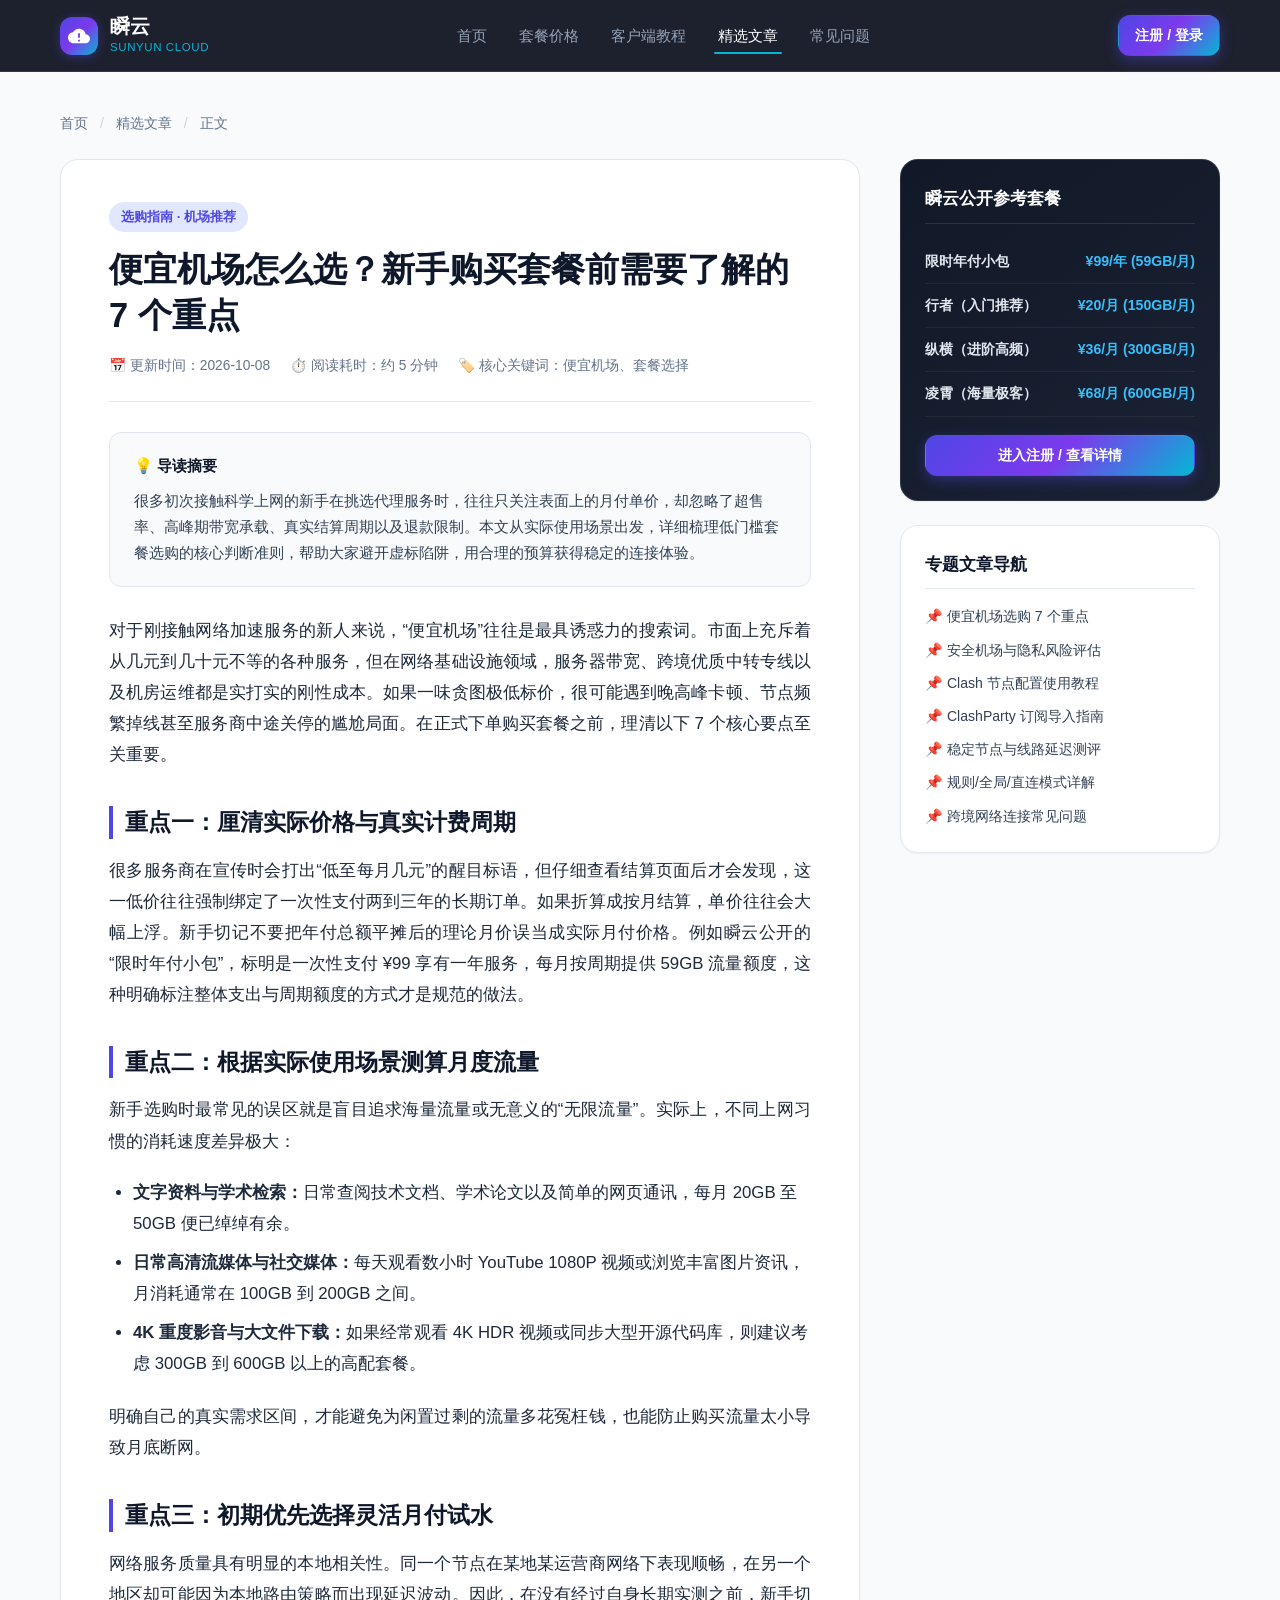
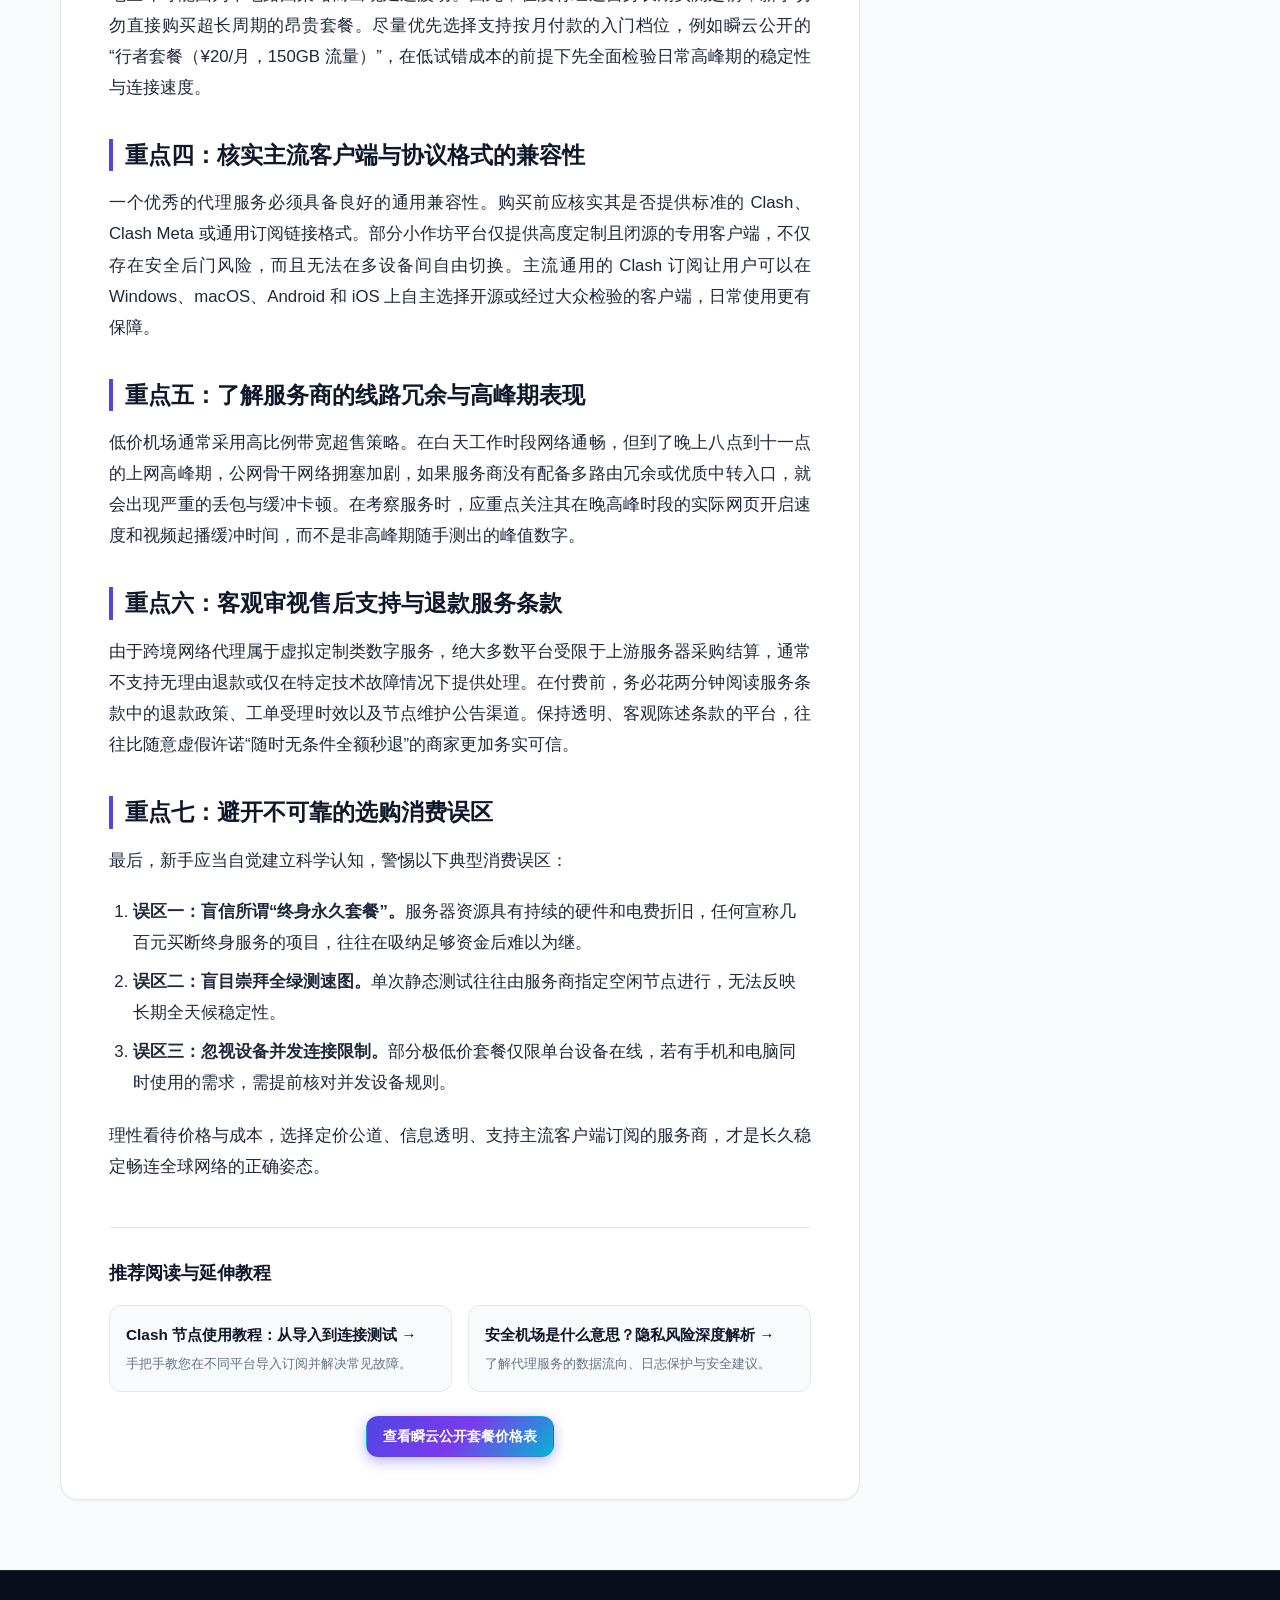
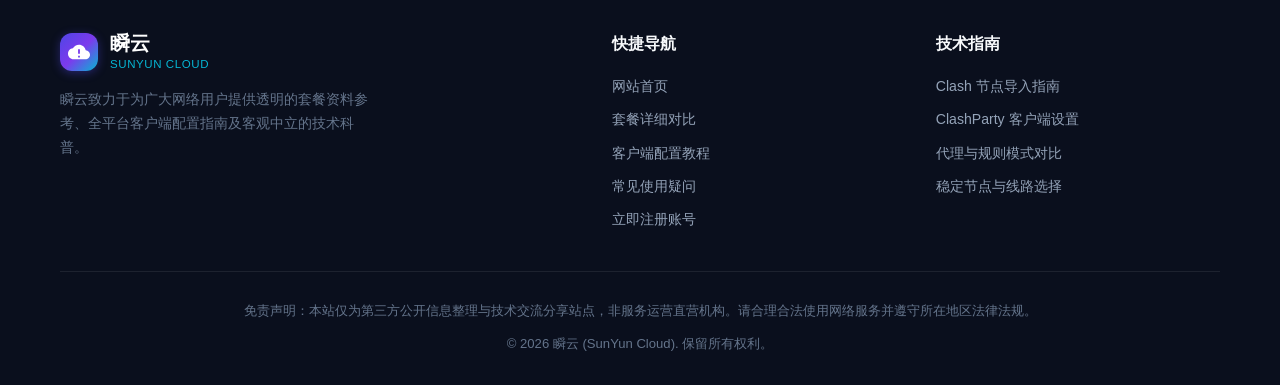
<file: articles/how-to-choose-cheap-airport/index.html>
<!DOCTYPE html>
<html lang="zh-CN">
<head>
  <meta charset="UTF-8">
  <meta name="viewport" content="width=device-width, initial-scale=1.0">
  <title>便宜机场怎么选？新手购买套餐前需要了解的 7 个重点 - 瞬云</title>
  <meta name="description" content="新手选购便宜机场常陷入低价陷阱。本文系统梳理套餐价格、月度流量需求、付款周期选择、退款条款及常见选购误区，助您理性挑选高性价比网络代理服务。">
  <meta name="keywords" content="便宜机场, 机场推荐, 瞬云套餐, Clash节点, 科学上网, 网络代理">
  <link rel="canonical" href="https://sunyuncloud.cfd/articles/how-to-choose-cheap-airport.html">
  <link rel="icon" type="image/svg+xml" href="/assets/favicon.svg">
  
  <!-- Open Graph / Social Meta -->
  <meta property="og:type" content="article">
  <meta property="og:title" content="便宜机场怎么选？新手购买套餐前需要了解的 7 个重点 - 瞬云">
  <meta property="og:description" content="新手选购便宜机场常陷入低价陷阱。本文系统梳理套餐价格、月度流量需求、付款周期选择、退款条款及常见选购误区，助您理性挑选高性价比网络代理服务。">
  <meta property="og:url" content="https://sunyuncloud.cfd/articles/how-to-choose-cheap-airport.html">
  <meta property="og:site_name" content="瞬云 SunYun Cloud">
  <meta name="twitter:card" content="summary_large_image">
  <meta name="twitter:title" content="便宜机场怎么选？新手购买套餐前需要了解的 7 个重点 - 瞬云">
  <meta name="twitter:description" content="新手选购便宜机场常陷入低价陷阱。本文系统梳理套餐价格、月度流量需求、付款周期选择、退款条款及常见选购误区，助您理性挑选高性价比网络代理服务。">

  <link rel="stylesheet" href="/css/style.css">

  <!-- JSON-LD 结构化数据 -->
  <script type="application/ld+json">
  {
    "@context": "https://schema.org",
    "@type": "Article",
    "headline": "便宜机场怎么选？新手购买套餐前需要了解的 7 个重点",
    "description": "新手选购便宜机场常陷入低价陷阱。本文系统梳理套餐价格、月度流量需求、付款周期选择、退款条款及常见选购误区，助您理性挑选高性价比网络代理服务。",
    "inLanguage": "zh-CN",
    "mainEntityOfPage": "https://sunyuncloud.cfd/articles/how-to-choose-cheap-airport.html",
    "publisher": {
      "@type": "Organization",
      "name": "瞬云 SunYun Cloud",
      "url": "https://sunyuncloud.cfd"
    },
    "datePublished": "2026-10-08T10:00:00+08:00",
    "dateModified": "2026-10-08T10:00:00+08:00"
  }
  </script>
  <script type="application/ld+json">
  {
    "@context": "https://schema.org",
    "@type": "BreadcrumbList",
    "itemListElement": [
      {
        "@type": "ListItem",
        "position": 1,
        "name": "首页",
        "item": "https://sunyuncloud.cfd/"
      },
      {
        "@type": "ListItem",
        "position": 2,
        "name": "使用指南与技术文章",
        "item": "https://sunyuncloud.cfd/#articles"
      },
      {
        "@type": "ListItem",
        "position": 3,
        "name": "便宜机场怎么选？新手购买套餐前需要了解的 7 个重点",
        "item": "https://sunyuncloud.cfd/articles/how-to-choose-cheap-airport.html"
      }
    ]
  }
  </script>
</head>
<body>

  <!-- 顶部导航 -->
  <header class="site-header">
    <div class="container header-inner">
      <a href="/" class="brand-logo" aria-label="瞬云首页">
        <div class="logo-icon">
          <svg viewBox="0 0 24 24"><path d="M19.35 10.04C18.67 6.59 15.64 4 12 4 9.11 4 6.6 5.64 5.35 8.04 2.34 8.36 0 10.91 0 14c0 3.31 2.69 6 6 6h13c2.76 0 5-2.24 5-5 0-2.64-2.05-4.78-4.65-4.96zM13 14h-2V9h2v5zm0 4h-2v-2h2v2z"/></svg>
        </div>
        <div class="brand-text">
          <span class="brand-name">瞬云</span>
          <span class="brand-sub">SunYun Cloud</span>
        </div>
      </a>

      <nav class="nav-menu">
        <a href="/" class="nav-link">首页</a>
        <a href="/plans.html" class="nav-link">套餐价格</a>
        <a href="/#tutorials" class="nav-link">客户端教程</a>
        <a href="/#articles" class="nav-link active">精选文章</a>
        <a href="/#faq" class="nav-link">常见问题</a>
      </nav>

      <div class="header-actions">
        <a href="https://varnexa.lingdongaff.com/#/?code=HHoxxHGa" class="btn btn-primary btn-sm" target="_blank" rel="sponsored nofollow noopener">注册 / 登录</a>
      </div>

      <button class="mobile-toggle" id="mobileToggle" aria-label="展开导航菜单" aria-expanded="false">
        <svg viewBox="0 0 24 24" fill="none" stroke="currentColor" stroke-width="2"><path d="M4 6h16M4 12h16M4 18h16"/></svg>
      </button>
    </div>

    <div class="mobile-nav" id="mobileNav">
      <a href="/" class="nav-link">首页</a>
      <a href="/plans.html" class="nav-link">套餐价格</a>
      <a href="/#tutorials" class="nav-link">客户端教程</a>
      <a href="/#articles" class="nav-link">精选文章</a>
      <a href="/#faq" class="nav-link">常见问题</a>
      <a href="https://varnexa.lingdongaff.com/#/?code=HHoxxHGa" class="btn btn-primary btn-block" target="_blank" rel="sponsored nofollow noopener">进入注册 / 登录</a>
    </div>
  </header>

  <!-- 文章主体容器 -->
  <main class="article-page-wrap">
    <div class="container">
      <!-- 面包屑 -->
      <nav class="breadcrumb-nav" aria-label="路径导航">
        <a href="/">首页</a>
        <span class="breadcrumb-separator">/</span>
        <a href="/#articles">精选文章</a>
        <span class="breadcrumb-separator">/</span>
        <span>正文</span>
      </nav>

      <div class="article-layout">
        <article class="article-main-card">
          <header class="article-header">
            <span class="article-category-badge">选购指南 · 机场推荐</span>
            <h1 class="article-title-main">便宜机场怎么选？新手购买套餐前需要了解的 7 个重点</h1>
            <div class="article-info-bar">
              <span class="article-info-item">📅 更新时间：2026-10-08</span>
              <span class="article-info-item">⏱️ 阅读耗时：约 5 分钟</span>
              <span class="article-info-item">🏷️ 核心关键词：便宜机场、套餐选择</span>
            </div>
          </header>

          <div class="article-summary-box">
            <div class="article-summary-title">💡 导读摘要</div>
            很多初次接触科学上网的新手在挑选代理服务时，往往只关注表面上的月付单价，却忽略了超售率、高峰期带宽承载、真实结算周期以及退款限制。本文从实际使用场景出发，详细梳理低门槛套餐选购的核心判断准则，帮助大家避开虚标陷阱，用合理的预算获得稳定的连接体验。
          </div>

          <!-- 正文区域 -->
          <div class="article-content">
            <p>对于刚接触网络加速服务的新人来说，“便宜机场”往往是最具诱惑力的搜索词。市面上充斥着从几元到几十元不等的各种服务，但在网络基础设施领域，服务器带宽、跨境优质中转专线以及机房运维都是实打实的刚性成本。如果一味贪图极低标价，很可能遇到晚高峰卡顿、节点频繁掉线甚至服务商中途关停的尴尬局面。在正式下单购买套餐之前，理清以下 7 个核心要点至关重要。</p>

            <h2>重点一：厘清实际价格与真实计费周期</h2>
            <p>很多服务商在宣传时会打出“低至每月几元”的醒目标语，但仔细查看结算页面后才会发现，这一低价往往强制绑定了一次性支付两到三年的长期订单。如果折算成按月结算，单价往往会大幅上浮。新手切记不要把年付总额平摊后的理论月价误当成实际月付价格。例如瞬云公开的“限时年付小包”，标明是一次性支付 ¥99 享有一年服务，每月按周期提供 59GB 流量额度，这种明确标注整体支出与周期额度的方式才是规范的做法。</p>

            <h2>重点二：根据实际使用场景测算月度流量</h2>
            <p>新手选购时最常见的误区就是盲目追求海量流量或无意义的“无限流量”。实际上，不同上网习惯的消耗速度差异极大：</p>
            <ul>
              <li><strong>文字资料与学术检索：</strong>日常查阅技术文档、学术论文以及简单的网页通讯，每月 20GB 至 50GB 便已绰绰有余。</li>
              <li><strong>日常高清流媒体与社交媒体：</strong>每天观看数小时 YouTube 1080P 视频或浏览丰富图片资讯，月消耗通常在 100GB 到 200GB 之间。</li>
              <li><strong>4K 重度影音与大文件下载：</strong>如果经常观看 4K HDR 视频或同步大型开源代码库，则建议考虑 300GB 到 600GB 以上的高配套餐。</li>
            </ul>
            <p>明确自己的真实需求区间，才能避免为闲置过剩的流量多花冤枉钱，也能防止购买流量太小导致月底断网。</p>

            <h2>重点三：初期优先选择灵活月付试水</h2>
            <p>网络服务质量具有明显的本地相关性。同一个节点在某地某运营商网络下表现顺畅，在另一个地区却可能因为本地路由策略而出现延迟波动。因此，在没有经过自身长期实测之前，新手切勿直接购买超长周期的昂贵套餐。尽量优先选择支持按月付款的入门档位，例如瞬云公开的“行者套餐（¥20/月，150GB 流量）”，在低试错成本的前提下先全面检验日常高峰期的稳定性与连接速度。</p>

            <h2>重点四：核实主流客户端与协议格式的兼容性</h2>
            <p>一个优秀的代理服务必须具备良好的通用兼容性。购买前应核实其是否提供标准的 Clash、Clash Meta 或通用订阅链接格式。部分小作坊平台仅提供高度定制且闭源的专用客户端，不仅存在安全后门风险，而且无法在多设备间自由切换。主流通用的 Clash 订阅让用户可以在 Windows、macOS、Android 和 iOS 上自主选择开源或经过大众检验的客户端，日常使用更有保障。</p>

            <h2>重点五：了解服务商的线路冗余与高峰期表现</h2>
            <p>低价机场通常采用高比例带宽超售策略。在白天工作时段网络通畅，但到了晚上八点到十一点的上网高峰期，公网骨干网络拥塞加剧，如果服务商没有配备多路由冗余或优质中转入口，就会出现严重的丢包与缓冲卡顿。在考察服务时，应重点关注其在晚高峰时段的实际网页开启速度和视频起播缓冲时间，而不是非高峰期随手测出的峰值数字。</p>

            <h2>重点六：客观审视售后支持与退款服务条款</h2>
            <p>由于跨境网络代理属于虚拟定制类数字服务，绝大多数平台受限于上游服务器采购结算，通常不支持无理由退款或仅在特定技术故障情况下提供处理。在付费前，务必花两分钟阅读服务条款中的退款政策、工单受理时效以及节点维护公告渠道。保持透明、客观陈述条款的平台，往往比随意虚假许诺“随时无条件全额秒退”的商家更加务实可信。</p>

            <h2>重点七：避开不可靠的选购消费误区</h2>
            <p>最后，新手应当自觉建立科学认知，警惕以下典型消费误区：</p>
            <ol>
              <li><strong>误区一：盲信所谓“终身永久套餐”。</strong>服务器资源具有持续的硬件和电费折旧，任何宣称几百元买断终身服务的项目，往往在吸纳足够资金后难以为继。</li>
              <li><strong>误区二：盲目崇拜全绿测速图。</strong>单次静态测试往往由服务商指定空闲节点进行，无法反映长期全天候稳定性。</li>
              <li><strong>误区三：忽视设备并发连接限制。</strong>部分极低价套餐仅限单台设备在线，若有手机和电脑同时使用的需求，需提前核对并发设备规则。</li>
            </ol>
            <p>理性看待价格与成本，选择定价公道、信息透明、支持主流客户端订阅的服务商，才是长久稳定畅连全球网络的正确姿态。</p>
          </div>

          <!-- 相关内链与推荐 -->
          <div class="article-footer-links">
            <h3 class="article-footer-title">推荐阅读与延伸教程</h3>
            <div class="related-articles-grid">
              <a href="/articles/clash-node-tutorial.html" class="related-article-card">
                <h4>Clash 节点使用教程：从导入到连接测试 →</h4>
                <p>手把手教您在不同平台导入订阅并解决常见故障。</p>
              </a>
              <a href="/articles/safe-airport-privacy-risks.html" class="related-article-card">
                <h4>安全机场是什么意思？隐私风险深度解析 →</h4>
                <p>了解代理服务的数据流向、日志保护与安全建议。</p>
              </a>
            </div>
            <div style="margin-top: 24px; text-align: center;">
              <a href="/plans.html" class="btn btn-primary btn-sm">查看瞬云公开套餐价格表</a>
            </div>
          </div>
        </article>

        <!-- 侧边栏 -->
        <aside class="article-sidebar">
          <div class="sidebar-widget sidebar-widget-dark">
            <h3 class="widget-title">瞬云公开参考套餐</h3>
            <div class="sidebar-plan-item">
              <span class="sidebar-plan-name">限时年付小包</span>
              <span class="sidebar-plan-price">¥99/年 (59GB/月)</span>
            </div>
            <div class="sidebar-plan-item">
              <span class="sidebar-plan-name">行者（入门推荐）</span>
              <span class="sidebar-plan-price">¥20/月 (150GB/月)</span>
            </div>
            <div class="sidebar-plan-item">
              <span class="sidebar-plan-name">纵横（进阶高频）</span>
              <span class="sidebar-plan-price">¥36/月 (300GB/月)</span>
            </div>
            <div class="sidebar-plan-item">
              <span class="sidebar-plan-name">凌霄（海量极客）</span>
              <span class="sidebar-plan-price">¥68/月 (600GB/月)</span>
            </div>
            <div style="margin-top: 18px;">
              <a href="https://varnexa.lingdongaff.com/#/?code=HHoxxHGa" class="btn btn-primary btn-sm btn-block" target="_blank" rel="sponsored nofollow noopener">进入注册 / 查看详情</a>
            </div>
          </div>

          <div class="sidebar-widget">
            <h3 class="widget-title">专题文章导航</h3>
            <nav class="sidebar-nav-list">
              <a href="/articles/how-to-choose-cheap-airport.html">📌 便宜机场选购 7 个重点</a>
              <a href="/articles/safe-airport-privacy-risks.html">📌 安全机场与隐私风险评估</a>
              <a href="/articles/clash-node-tutorial.html">📌 Clash 节点配置使用教程</a>
              <a href="/articles/clashparty-subscription-guide.html">📌 ClashParty 订阅导入指南</a>
              <a href="/articles/stable-nodes-selection-guide.html">📌 稳定节点与线路延迟测评</a>
              <a href="/articles/proxy-modes-comparison.html">📌 规则/全局/直连模式详解</a>
              <a href="/articles/cross-border-network-faq.html">📌 跨境网络连接常见问题</a>
            </nav>
          </div>
        </aside>
      </div>
    </div>
  </main>

  <!-- 页脚 -->
  <footer class="site-footer">
    <div class="container">
      <div class="footer-top">
        <div>
          <a href="/" class="brand-logo" aria-label="瞬云首页">
            <div class="logo-icon">
              <svg viewBox="0 0 24 24"><path d="M19.35 10.04C18.67 6.59 15.64 4 12 4 9.11 4 6.6 5.64 5.35 8.04 2.34 8.36 0 10.91 0 14c0 3.31 2.69 6 6 6h13c2.76 0 5-2.24 5-5 0-2.64-2.05-4.78-4.65-4.96zM13 14h-2V9h2v5zm0 4h-2v-2h2v2z"/></svg>
            </div>
            <div class="brand-text">
              <span class="brand-name">瞬云</span>
              <span class="brand-sub">SunYun Cloud</span>
            </div>
          </a>
          <p class="footer-brand-desc">瞬云致力于为广大网络用户提供透明的套餐资料参考、全平台客户端配置指南及客观中立的技术科普。</p>
        </div>

        <div>
          <h4 class="footer-col-title">快捷导航</h4>
          <div class="footer-links">
            <a href="/">网站首页</a>
            <a href="/plans.html">套餐详细对比</a>
            <a href="/#tutorials">客户端配置教程</a>
            <a href="/#faq">常见使用疑问</a>
            <a href="https://varnexa.lingdongaff.com/#/?code=HHoxxHGa" target="_blank" rel="sponsored nofollow noopener">立即注册账号</a>
          </div>
        </div>

        <div>
          <h4 class="footer-col-title">技术指南</h4>
          <div class="footer-links">
            <a href="/articles/clash-node-tutorial.html">Clash 节点导入指南</a>
            <a href="/articles/clashparty-subscription-guide.html">ClashParty 客户端设置</a>
            <a href="/articles/proxy-modes-comparison.html">代理与规则模式对比</a>
            <a href="/articles/stable-nodes-selection-guide.html">稳定节点与线路选择</a>
          </div>
        </div>
      </div>
      </div>

      <div class="footer-bottom">
        <p class="footer-disclaimer-text">免责声明：本站仅为第三方公开信息整理与技术交流分享站点，非服务运营直营机构。请合理合法使用网络服务并遵守所在地区法律法规。</p>
        <p>© 2026 瞬云 (SunYun Cloud). 保留所有权利。</p>
      </div>
    </div>
  </footer>

  <script src="/js/main.js"></script>
</body>
</html>
</file>
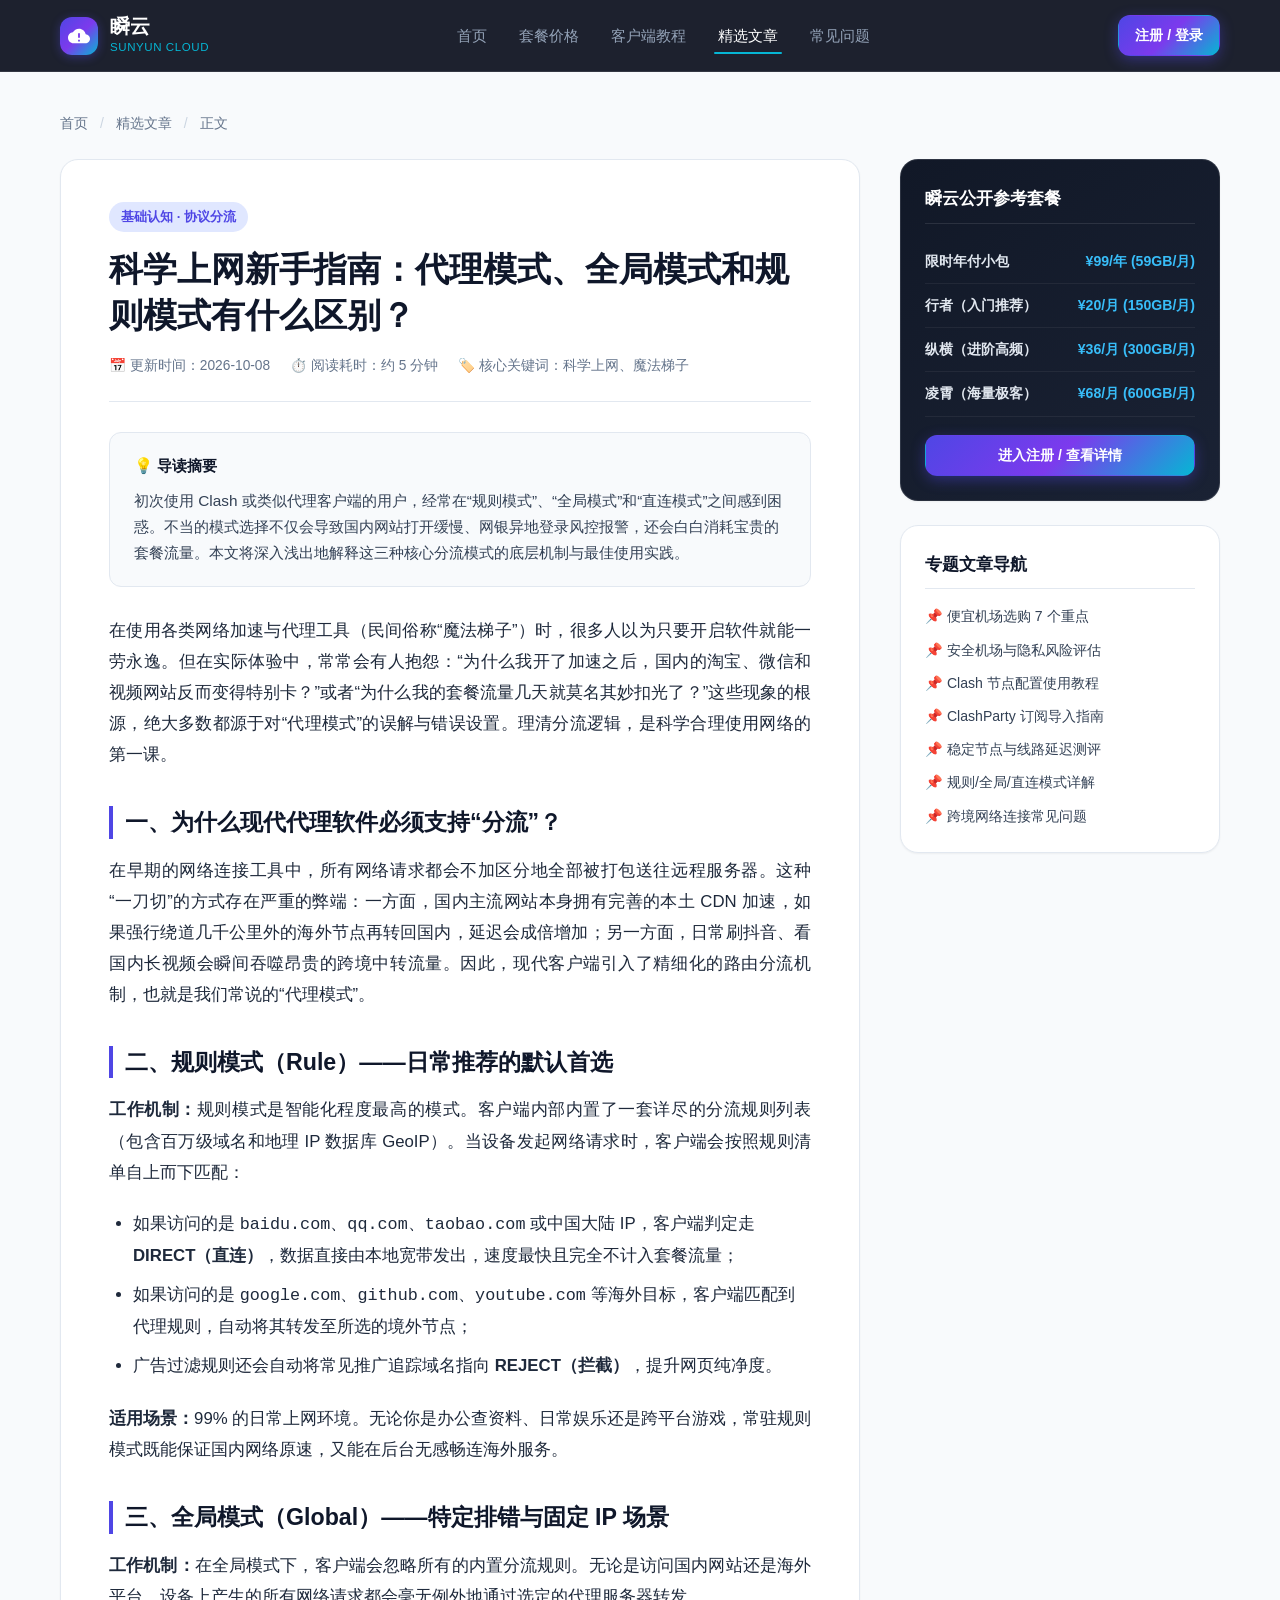
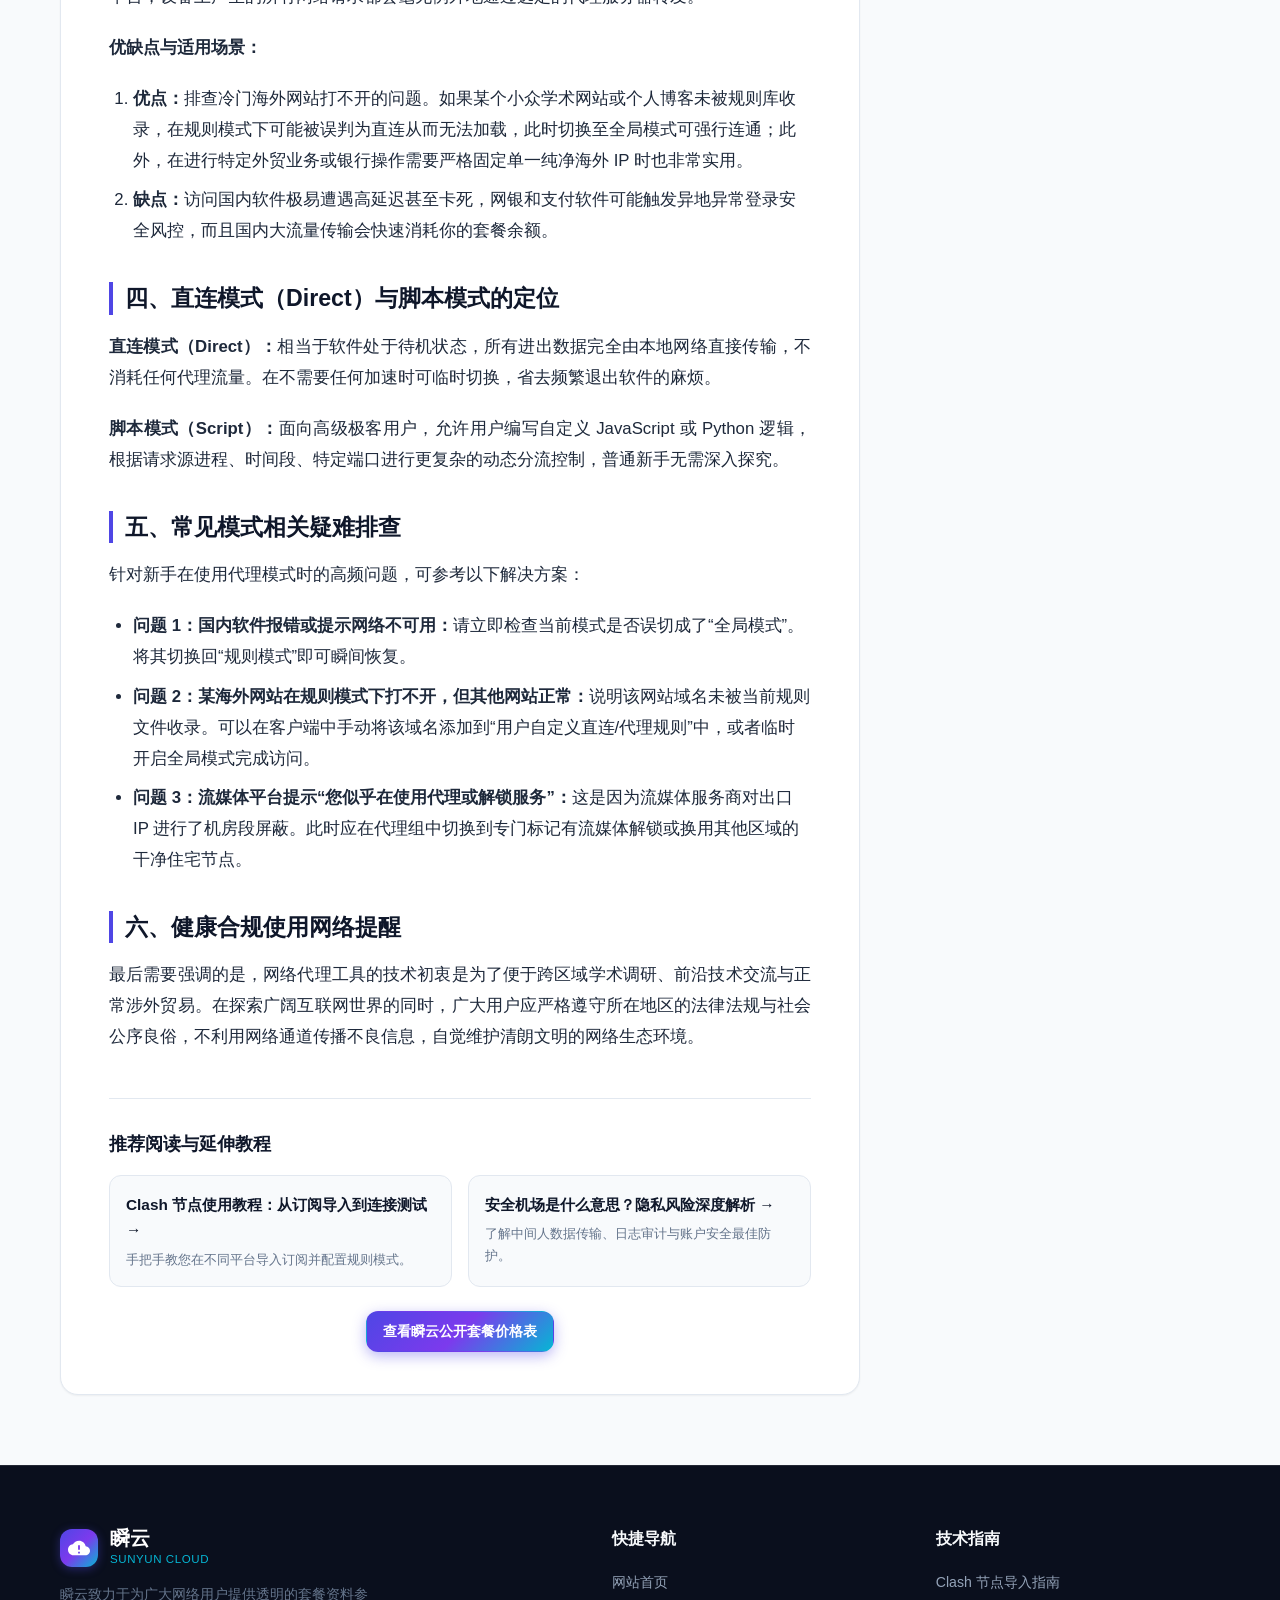
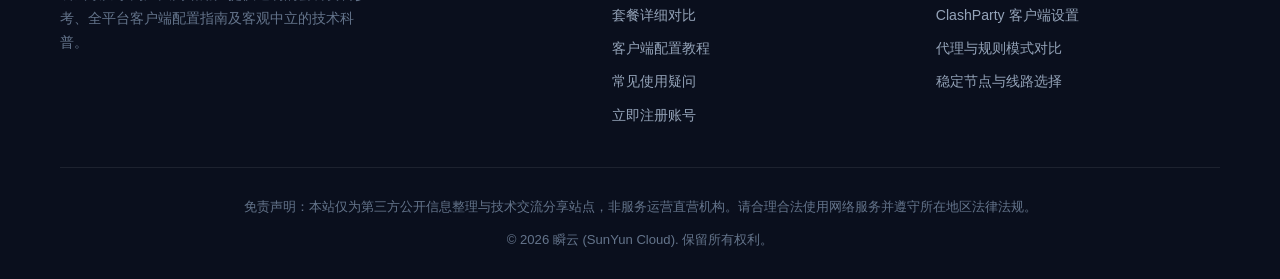
<file: articles/proxy-modes-comparison/index.html>
<!DOCTYPE html>
<html lang="zh-CN">
<head>
  <meta charset="UTF-8">
  <meta name="viewport" content="width=device-width, initial-scale=1.0">
  <title>科学上网新手指南：代理模式、全局模式和规则模式有什么区别？ - 瞬云</title>
  <meta name="description" content="零基础科普网络代理模式的核心差异。全面对比规则模式（Rule）、全局模式（Global）与直连模式（Direct）的底层机制、流量消耗特点、应用场景切换及日常故障排查，附合规使用建议。">
  <meta name="keywords" content="科学上网, 魔法梯子, 规则模式, 全局模式, 代理模式区别, Clash模式, 网络分流">
  <link rel="canonical" href="https://sunyuncloud.cfd/articles/proxy-modes-comparison.html">
  <link rel="icon" type="image/svg+xml" href="/assets/favicon.svg">
  
  <!-- Open Graph / Social Meta -->
  <meta property="og:type" content="article">
  <meta property="og:title" content="科学上网新手指南：代理模式、全局模式和规则模式有什么区别？ - 瞬云">
  <meta property="og:description" content="零基础科普网络代理模式的核心差异。全面对比规则模式、全局模式与直连模式的底层机制、流量消耗特点与场景切换指南。">
  <meta property="og:url" content="https://sunyuncloud.cfd/articles/proxy-modes-comparison.html">
  <meta property="og:site_name" content="瞬云 SunYun Cloud">
  <meta name="twitter:card" content="summary_large_image">
  <meta name="twitter:title" content="科学上网新手指南：代理模式、全局模式和规则模式有什么区别？ - 瞬云">
  <meta name="twitter:description" content="零基础科普网络代理模式的核心差异。全面对比规则模式、全局模式与直连模式的底层机制、流量消耗特点与场景切换指南。">

  <link rel="stylesheet" href="/css/style.css">

  <!-- JSON-LD 结构化数据 -->
  <script type="application/ld+json">
  {
    "@context": "https://schema.org",
    "@type": "Article",
    "headline": "科学上网新手指南：代理模式、全局模式和规则模式有什么区别？",
    "description": "零基础科普网络代理模式的核心差异。全面对比规则模式（Rule）、全局模式（Global）与直连模式（Direct）的底层机制、流量消耗特点、应用场景切换及日常故障排查，附合规使用建议。",
    "inLanguage": "zh-CN",
    "mainEntityOfPage": "https://sunyuncloud.cfd/articles/proxy-modes-comparison.html",
    "publisher": {
      "@type": "Organization",
      "name": "瞬云 SunYun Cloud",
      "url": "https://sunyuncloud.cfd"
    },
    "datePublished": "2026-10-08T12:30:00+08:00",
    "dateModified": "2026-10-08T12:30:00+08:00"
  }
  </script>
  <script type="application/ld+json">
  {
    "@context": "https://schema.org",
    "@type": "BreadcrumbList",
    "itemListElement": [
      {
        "@type": "ListItem",
        "position": 1,
        "name": "首页",
        "item": "https://sunyuncloud.cfd/"
      },
      {
        "@type": "ListItem",
        "position": 2,
        "name": "使用指南与技术文章",
        "item": "https://sunyuncloud.cfd/#articles"
      },
      {
        "@type": "ListItem",
        "position": 3,
        "name": "科学上网新手指南：代理模式、全局模式和规则模式有什么区别？",
        "item": "https://sunyuncloud.cfd/articles/proxy-modes-comparison.html"
      }
    ]
  }
  </script>
</head>
<body>

  <!-- 顶部导航 -->
  <header class="site-header">
    <div class="container header-inner">
      <a href="/" class="brand-logo" aria-label="瞬云首页">
        <div class="logo-icon">
          <svg viewBox="0 0 24 24"><path d="M19.35 10.04C18.67 6.59 15.64 4 12 4 9.11 4 6.6 5.64 5.35 8.04 2.34 8.36 0 10.91 0 14c0 3.31 2.69 6 6 6h13c2.76 0 5-2.24 5-5 0-2.64-2.05-4.78-4.65-4.96zM13 14h-2V9h2v5zm0 4h-2v-2h2v2z"/></svg>
        </div>
        <div class="brand-text">
          <span class="brand-name">瞬云</span>
          <span class="brand-sub">SunYun Cloud</span>
        </div>
      </a>

      <nav class="nav-menu">
        <a href="/" class="nav-link">首页</a>
        <a href="/plans.html" class="nav-link">套餐价格</a>
        <a href="/#tutorials" class="nav-link">客户端教程</a>
        <a href="/#articles" class="nav-link active">精选文章</a>
        <a href="/#faq" class="nav-link">常见问题</a>
      </nav>

      <div class="header-actions">
        <a href="https://varnexa.lingdongaff.com/#/?code=HHoxxHGa" class="btn btn-primary btn-sm" target="_blank" rel="sponsored nofollow noopener">注册 / 登录</a>
      </div>

      <button class="mobile-toggle" id="mobileToggle" aria-label="展开导航菜单" aria-expanded="false">
        <svg viewBox="0 0 24 24" fill="none" stroke="currentColor" stroke-width="2"><path d="M4 6h16M4 12h16M4 18h16"/></svg>
      </button>
    </div>

    <div class="mobile-nav" id="mobileNav">
      <a href="/" class="nav-link">首页</a>
      <a href="/plans.html" class="nav-link">套餐价格</a>
      <a href="/#tutorials" class="nav-link">客户端教程</a>
      <a href="/#articles" class="nav-link">精选文章</a>
      <a href="/#faq" class="nav-link">常见问题</a>
      <a href="https://varnexa.lingdongaff.com/#/?code=HHoxxHGa" class="btn btn-primary btn-block" target="_blank" rel="sponsored nofollow noopener">进入注册 / 登录</a>
    </div>
  </header>

  <!-- 文章主体容器 -->
  <main class="article-page-wrap">
    <div class="container">
      <nav class="breadcrumb-nav" aria-label="路径导航">
        <a href="/">首页</a>
        <span class="breadcrumb-separator">/</span>
        <a href="/#articles">精选文章</a>
        <span class="breadcrumb-separator">/</span>
        <span>正文</span>
      </nav>

      <div class="article-layout">
        <article class="article-main-card">
          <header class="article-header">
            <span class="article-category-badge">基础认知 · 协议分流</span>
            <h1 class="article-title-main">科学上网新手指南：代理模式、全局模式和规则模式有什么区别？</h1>
            <div class="article-info-bar">
              <span class="article-info-item">📅 更新时间：2026-10-08</span>
              <span class="article-info-item">⏱️ 阅读耗时：约 5 分钟</span>
              <span class="article-info-item">🏷️ 核心关键词：科学上网、魔法梯子</span>
            </div>
          </header>

          <div class="article-summary-box">
            <div class="article-summary-title">💡 导读摘要</div>
            初次使用 Clash 或类似代理客户端的用户，经常在“规则模式”、“全局模式”和“直连模式”之间感到困惑。不当的模式选择不仅会导致国内网站打开缓慢、网银异地登录风控报警，还会白白消耗宝贵的套餐流量。本文将深入浅出地解释这三种核心分流模式的底层机制与最佳使用实践。
          </div>

          <!-- 正文区域 -->
          <div class="article-content">
            <p>在使用各类网络加速与代理工具（民间俗称“魔法梯子”）时，很多人以为只要开启软件就能一劳永逸。但在实际体验中，常常会有人抱怨：“为什么我开了加速之后，国内的淘宝、微信和视频网站反而变得特别卡？”或者“为什么我的套餐流量几天就莫名其妙扣光了？”这些现象的根源，绝大多数都源于对“代理模式”的误解与错误设置。理清分流逻辑，是科学合理使用网络的第一课。</p>

            <h2>一、为什么现代代理软件必须支持“分流”？</h2>
            <p>在早期的网络连接工具中，所有网络请求都会不加区分地全部被打包送往远程服务器。这种“一刀切”的方式存在严重的弊端：一方面，国内主流网站本身拥有完善的本土 CDN 加速，如果强行绕道几千公里外的海外节点再转回国内，延迟会成倍增加；另一方面，日常刷抖音、看国内长视频会瞬间吞噬昂贵的跨境中转流量。因此，现代客户端引入了精细化的路由分流机制，也就是我们常说的“代理模式”。</p>

            <h2>二、规则模式（Rule）——日常推荐的默认首选</h2>
            <p><strong>工作机制：</strong>规则模式是智能化程度最高的模式。客户端内部内置了一套详尽的分流规则列表（包含百万级域名和地理 IP 数据库 GeoIP）。当设备发起网络请求时，客户端会按照规则清单自上而下匹配：</p>
            <ul>
              <li>如果访问的是 <code>baidu.com</code>、<code>qq.com</code>、<code>taobao.com</code> 或中国大陆 IP，客户端判定走 <strong>DIRECT（直连）</strong>，数据直接由本地宽带发出，速度最快且完全不计入套餐流量；</li>
              <li>如果访问的是 <code>google.com</code>、<code>github.com</code>、<code>youtube.com</code> 等海外目标，客户端匹配到代理规则，自动将其转发至所选的境外节点；</li>
              <li>广告过滤规则还会自动将常见推广追踪域名指向 <strong>REJECT（拦截）</strong>，提升网页纯净度。</li>
            </ul>
            <p><strong>适用场景：</strong>99% 的日常上网环境。无论你是办公查资料、日常娱乐还是跨平台游戏，常驻规则模式既能保证国内网络原速，又能在后台无感畅连海外服务。</p>

            <h2>三、全局模式（Global）——特定排错与固定 IP 场景</h2>
            <p><strong>工作机制：</strong>在全局模式下，客户端会忽略所有的内置分流规则。无论是访问国内网站还是海外平台，设备上产生的所有网络请求都会毫无例外地通过选定的代理服务器转发。</p>
            <p><strong>优缺点与适用场景：</strong></p>
            <ol>
              <li><strong>优点：</strong>排查冷门海外网站打不开的问题。如果某个小众学术网站或个人博客未被规则库收录，在规则模式下可能被误判为直连从而无法加载，此时切换至全局模式可强行连通；此外，在进行特定外贸业务或银行操作需要严格固定单一纯净海外 IP 时也非常实用。</li>
              <li><strong>缺点：</strong>访问国内软件极易遭遇高延迟甚至卡死，网银和支付软件可能触发异地异常登录安全风控，而且国内大流量传输会快速消耗你的套餐余额。</li>
            </ol>

            <h2>四、直连模式（Direct）与脚本模式的定位</h2>
            <p><strong>直连模式（Direct）：</strong>相当于软件处于待机状态，所有进出数据完全由本地网络直接传输，不消耗任何代理流量。在不需要任何加速时可临时切换，省去频繁退出软件的麻烦。</p>
            <p><strong>脚本模式（Script）：</strong>面向高级极客用户，允许用户编写自定义 JavaScript 或 Python 逻辑，根据请求源进程、时间段、特定端口进行更复杂的动态分流控制，普通新手无需深入探究。</p>

            <h2>五、常见模式相关疑难排查</h2>
            <p>针对新手在使用代理模式时的高频问题，可参考以下解决方案：</p>
            <ul>
              <li><strong>问题 1：国内软件报错或提示网络不可用：</strong>请立即检查当前模式是否误切成了“全局模式”。将其切换回“规则模式”即可瞬间恢复。</li>
              <li><strong>问题 2：某海外网站在规则模式下打不开，但其他网站正常：</strong>说明该网站域名未被当前规则文件收录。可以在客户端中手动将该域名添加到“用户自定义直连/代理规则”中，或者临时开启全局模式完成访问。</li>
              <li><strong>问题 3：流媒体平台提示“您似乎在使用代理或解锁服务”：</strong>这是因为流媒体服务商对出口 IP 进行了机房段屏蔽。此时应在代理组中切换到专门标记有流媒体解锁或换用其他区域的干净住宅节点。</li>
            </ul>

            <h2>六、健康合规使用网络提醒</h2>
            <p>最后需要强调的是，网络代理工具的技术初衷是为了便于跨区域学术调研、前沿技术交流与正常涉外贸易。在探索广阔互联网世界的同时，广大用户应严格遵守所在地区的法律法规与社会公序良俗，不利用网络通道传播不良信息，自觉维护清朗文明的网络生态环境。</p>
          </div>

          <!-- 相关内链与推荐 -->
          <div class="article-footer-links">
            <h3 class="article-footer-title">推荐阅读与延伸教程</h3>
            <div class="related-articles-grid">
              <a href="/articles/clash-node-tutorial.html" class="related-article-card">
                <h4>Clash 节点使用教程：从订阅导入到连接测试 →</h4>
                <p>手把手教您在不同平台导入订阅并配置规则模式。</p>
              </a>
              <a href="/articles/safe-airport-privacy-risks.html" class="related-article-card">
                <h4>安全机场是什么意思？隐私风险深度解析 →</h4>
                <p>了解中间人数据传输、日志审计与账户安全最佳防护。</p>
              </a>
            </div>
            <div style="margin-top: 24px; text-align: center;">
              <a href="/plans.html" class="btn btn-primary btn-sm">查看瞬云公开套餐价格表</a>
            </div>
          </div>
        </article>

        <!-- 侧边栏 -->
        <aside class="article-sidebar">
          <div class="sidebar-widget sidebar-widget-dark">
            <h3 class="widget-title">瞬云公开参考套餐</h3>
            <div class="sidebar-plan-item">
              <span class="sidebar-plan-name">限时年付小包</span>
              <span class="sidebar-plan-price">¥99/年 (59GB/月)</span>
            </div>
            <div class="sidebar-plan-item">
              <span class="sidebar-plan-name">行者（入门推荐）</span>
              <span class="sidebar-plan-price">¥20/月 (150GB/月)</span>
            </div>
            <div class="sidebar-plan-item">
              <span class="sidebar-plan-name">纵横（进阶高频）</span>
              <span class="sidebar-plan-price">¥36/月 (300GB/月)</span>
            </div>
            <div class="sidebar-plan-item">
              <span class="sidebar-plan-name">凌霄（海量极客）</span>
              <span class="sidebar-plan-price">¥68/月 (600GB/月)</span>
            </div>
            <div style="margin-top: 18px;">
              <a href="https://varnexa.lingdongaff.com/#/?code=HHoxxHGa" class="btn btn-primary btn-sm btn-block" target="_blank" rel="sponsored nofollow noopener">进入注册 / 查看详情</a>
            </div>
          </div>

          <div class="sidebar-widget">
            <h3 class="widget-title">专题文章导航</h3>
            <nav class="sidebar-nav-list">
              <a href="/articles/how-to-choose-cheap-airport.html">📌 便宜机场选购 7 个重点</a>
              <a href="/articles/safe-airport-privacy-risks.html">📌 安全机场与隐私风险评估</a>
              <a href="/articles/clash-node-tutorial.html">📌 Clash 节点配置使用教程</a>
              <a href="/articles/clashparty-subscription-guide.html">📌 ClashParty 订阅导入指南</a>
              <a href="/articles/stable-nodes-selection-guide.html">📌 稳定节点与线路延迟测评</a>
              <a href="/articles/proxy-modes-comparison.html">📌 规则/全局/直连模式详解</a>
              <a href="/articles/cross-border-network-faq.html">📌 跨境网络连接常见问题</a>
            </nav>
          </div>
        </aside>
      </div>
    </div>
  </main>

  <!-- 页脚 -->
  <footer class="site-footer">
    <div class="container">
      <div class="footer-top">
        <div>
          <a href="/" class="brand-logo" aria-label="瞬云首页">
            <div class="logo-icon">
              <svg viewBox="0 0 24 24"><path d="M19.35 10.04C18.67 6.59 15.64 4 12 4 9.11 4 6.6 5.64 5.35 8.04 2.34 8.36 0 10.91 0 14c0 3.31 2.69 6 6 6h13c2.76 0 5-2.24 5-5 0-2.64-2.05-4.78-4.65-4.96zM13 14h-2V9h2v5zm0 4h-2v-2h2v2z"/></svg>
            </div>
            <div class="brand-text">
              <span class="brand-name">瞬云</span>
              <span class="brand-sub">SunYun Cloud</span>
            </div>
          </a>
          <p class="footer-brand-desc">瞬云致力于为广大网络用户提供透明的套餐资料参考、全平台客户端配置指南及客观中立的技术科普。</p>
        </div>

        <div>
          <h4 class="footer-col-title">快捷导航</h4>
          <div class="footer-links">
            <a href="/">网站首页</a>
            <a href="/plans.html">套餐详细对比</a>
            <a href="/#tutorials">客户端配置教程</a>
            <a href="/#faq">常见使用疑问</a>
            <a href="https://varnexa.lingdongaff.com/#/?code=HHoxxHGa" target="_blank" rel="sponsored nofollow noopener">立即注册账号</a>
          </div>
        </div>

        <div>
          <h4 class="footer-col-title">技术指南</h4>
          <div class="footer-links">
            <a href="/articles/clash-node-tutorial.html">Clash 节点导入指南</a>
            <a href="/articles/clashparty-subscription-guide.html">ClashParty 客户端设置</a>
            <a href="/articles/proxy-modes-comparison.html">代理与规则模式对比</a>
            <a href="/articles/stable-nodes-selection-guide.html">稳定节点与线路选择</a>
          </div>
        </div>
      </div>
      </div>

      <div class="footer-bottom">
        <p class="footer-disclaimer-text">免责声明：本站仅为第三方公开信息整理与技术交流分享站点，非服务运营直营机构。请合理合法使用网络服务并遵守所在地区法律法规。</p>
        <p>© 2026 瞬云 (SunYun Cloud). 保留所有权利。</p>
      </div>
    </div>
  </footer>

  <script src="/js/main.js"></script>
</body>
</html>
</file>
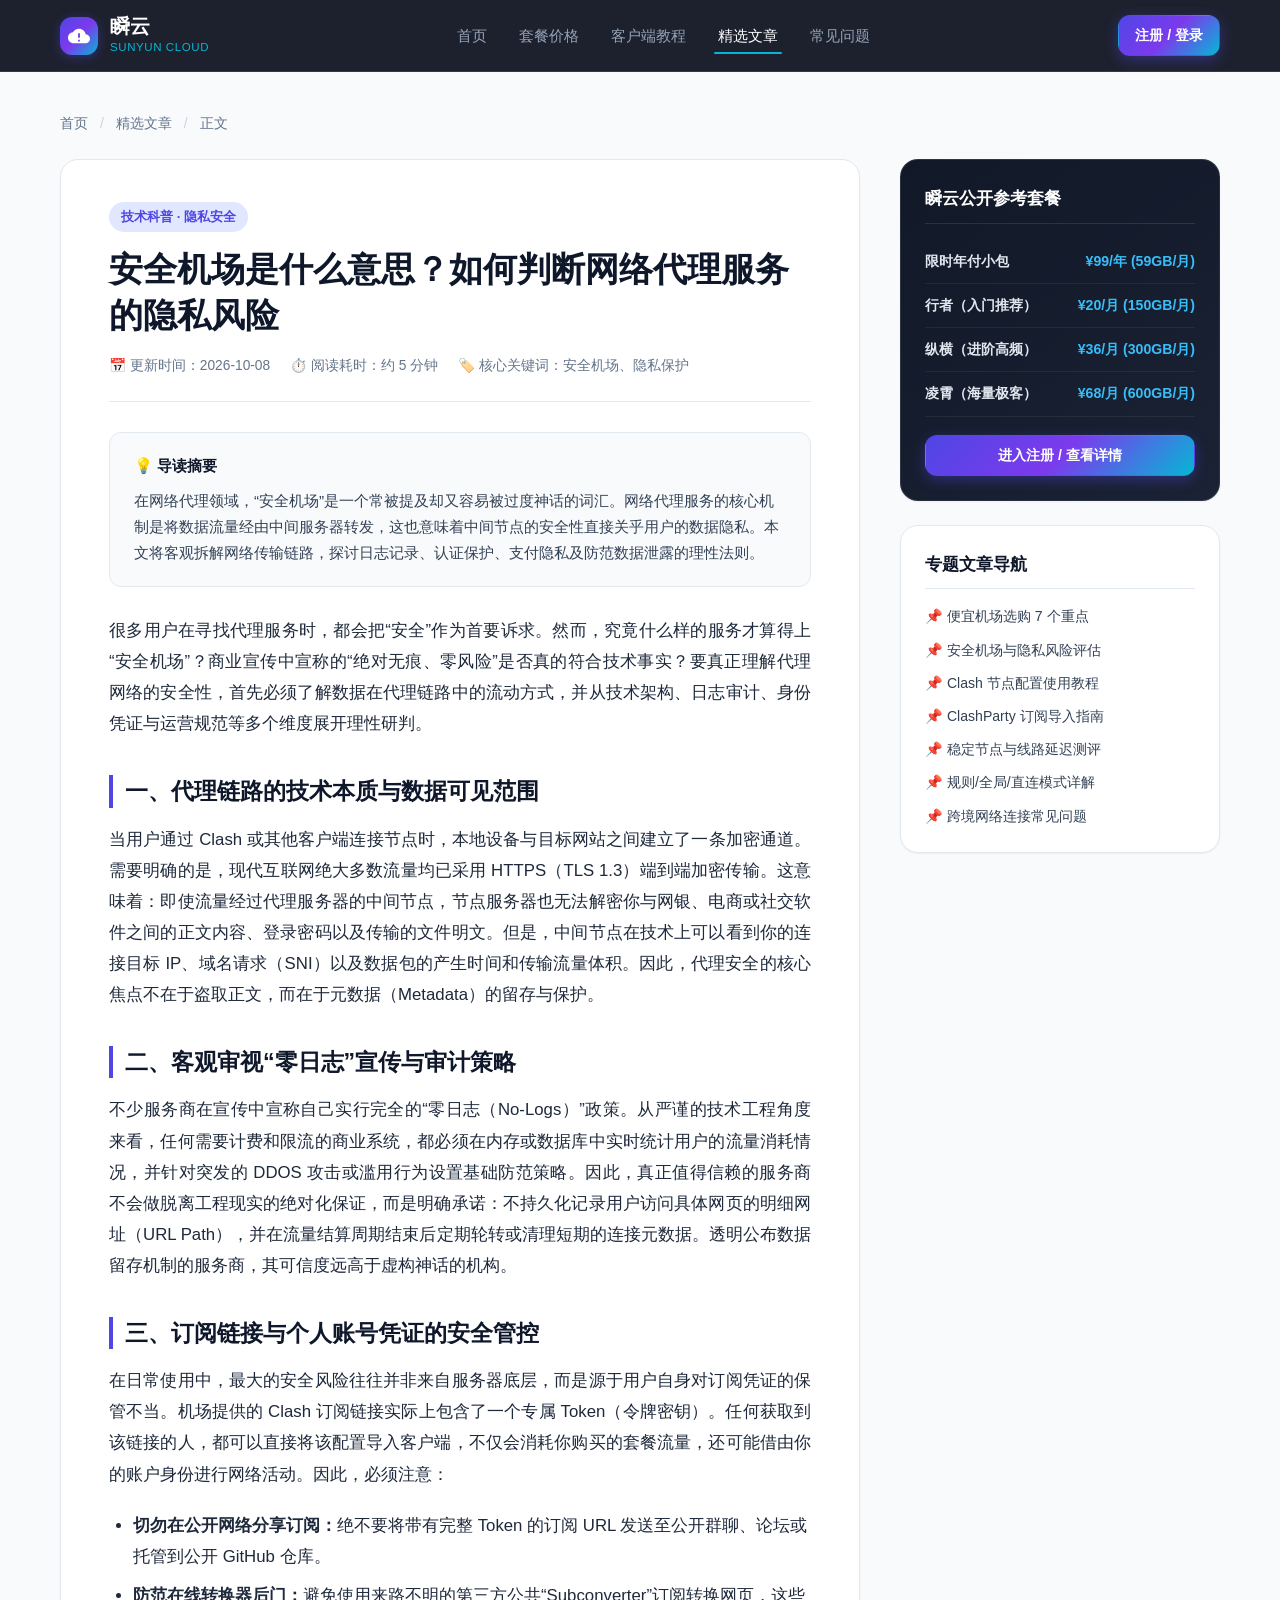
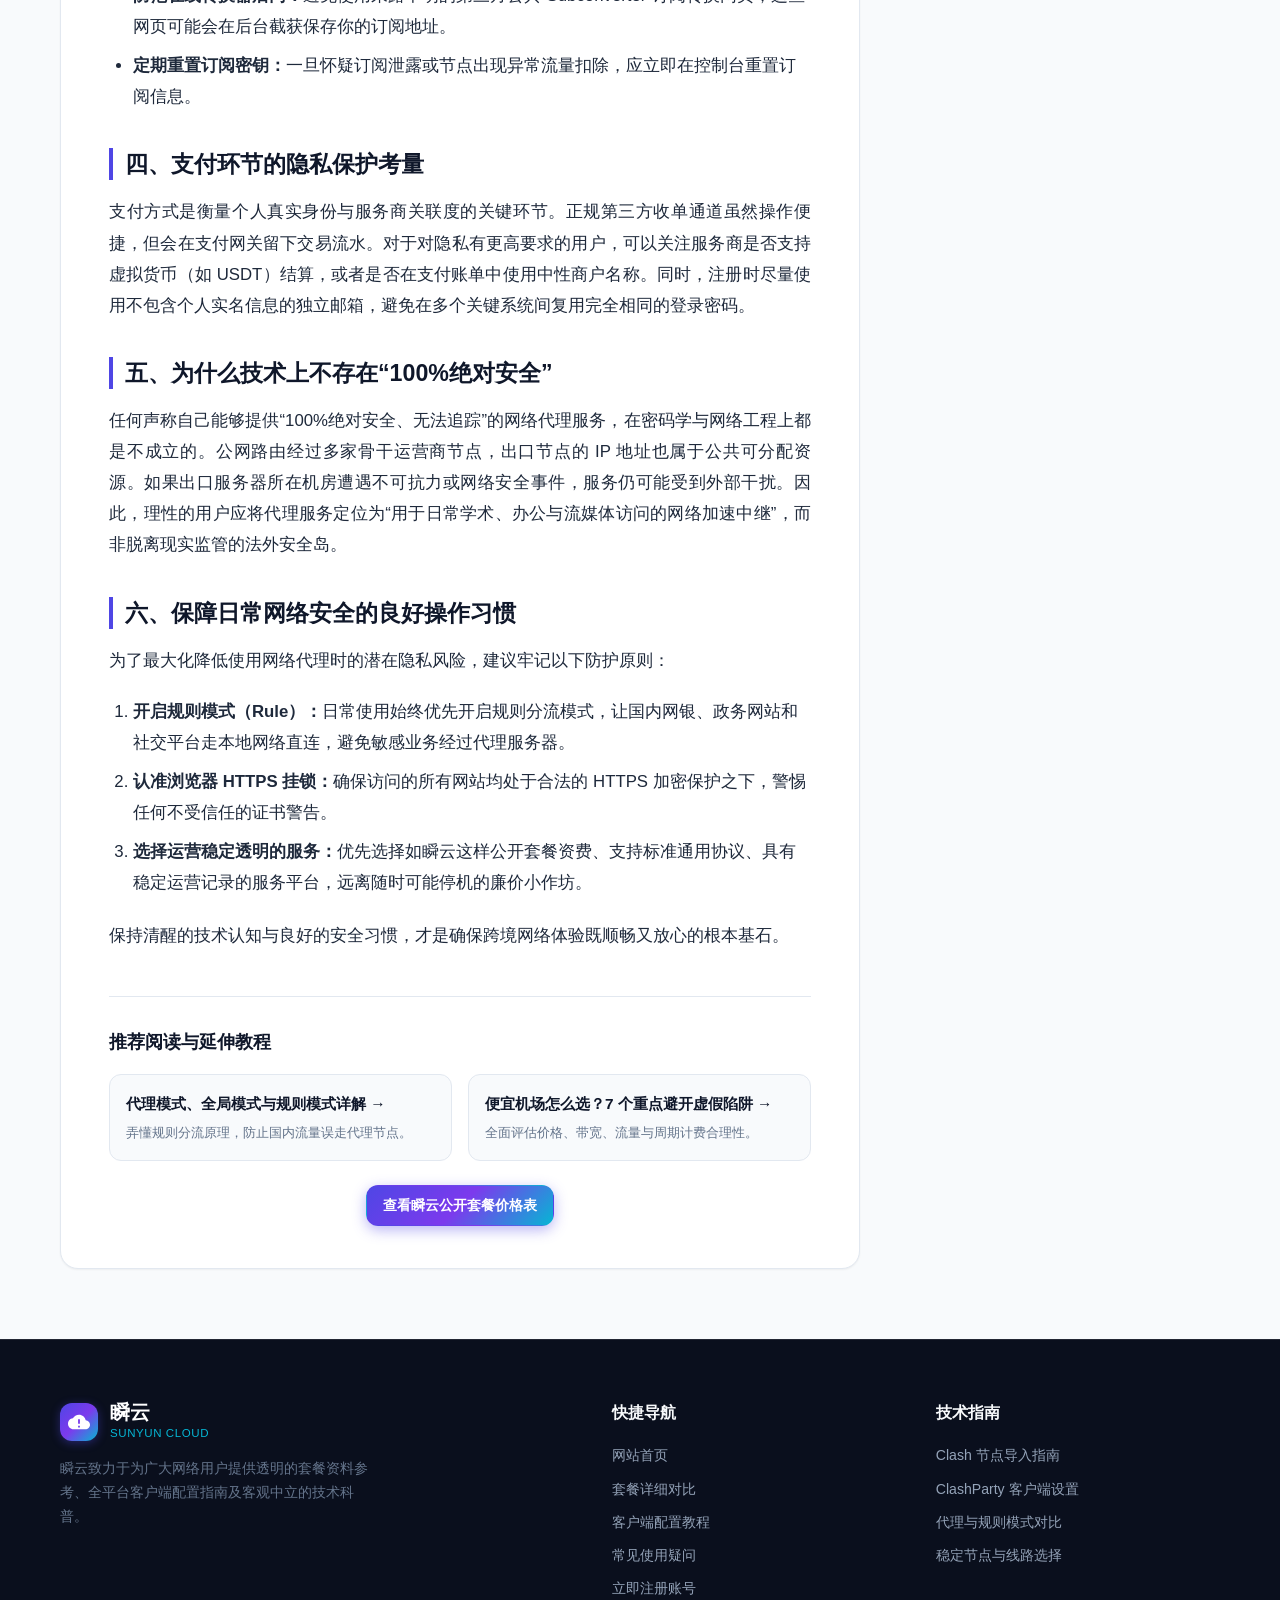
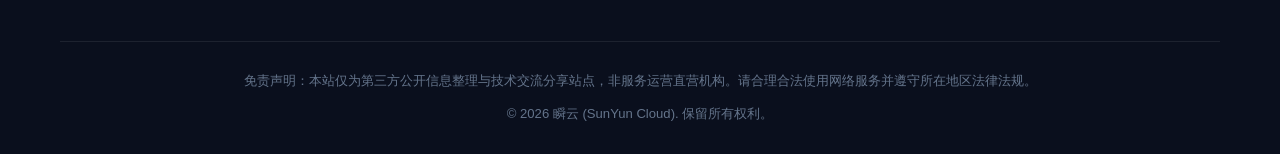
<file: articles/safe-airport-privacy-risks/index.html>
<!DOCTYPE html>
<html lang="zh-CN">
<head>
  <meta charset="UTF-8">
  <meta name="viewport" content="width=device-width, initial-scale=1.0">
  <title>安全机场是什么意思？如何判断网络代理服务的隐私风险 - 瞬云</title>
  <meta name="description" content="深入解析安全机场的定义与技术原理。从网络日志政策、账号凭证管理、支付隐私保护、运营透明度以及防范隐私泄露的最佳实践，全面评估网络代理服务的安全性。">
  <meta name="keywords" content="安全机场, 隐私保护, 代理安全, 科学上网, Clash节点, 数据隐私">
  <link rel="canonical" href="https://sunyuncloud.cfd/articles/safe-airport-privacy-risks.html">
  <link rel="icon" type="image/svg+xml" href="/assets/favicon.svg">
  
  <!-- Open Graph / Social Meta -->
  <meta property="og:type" content="article">
  <meta property="og:title" content="安全机场是什么意思？如何判断网络代理服务的隐私风险 - 瞬云">
  <meta property="og:description" content="深入解析安全机场的定义与技术原理。从网络日志政策、账号凭证管理、支付隐私保护、运营透明度以及防范隐私泄露的最佳实践，全面评估网络代理服务的安全性。">
  <meta property="og:url" content="https://sunyuncloud.cfd/articles/safe-airport-privacy-risks.html">
  <meta property="og:site_name" content="瞬云 SunYun Cloud">
  <meta name="twitter:card" content="summary_large_image">
  <meta name="twitter:title" content="安全机场是什么意思？如何判断网络代理服务的隐私风险 - 瞬云">
  <meta name="twitter:description" content="深入解析安全机场的定义与技术原理。从网络日志政策、账号凭证管理、支付隐私保护、运营透明度以及防范隐私泄露的最佳实践，全面评估网络代理服务的安全性。">

  <link rel="stylesheet" href="/css/style.css">

  <!-- JSON-LD 结构化数据 -->
  <script type="application/ld+json">
  {
    "@context": "https://schema.org",
    "@type": "Article",
    "headline": "安全机场是什么意思？如何判断网络代理服务的隐私风险",
    "description": "深入解析安全机场的定义与技术原理。从网络日志政策、账号凭证管理、支付隐私保护、运营透明度以及防范隐私泄露的最佳实践，全面评估网络代理服务的安全性。",
    "inLanguage": "zh-CN",
    "mainEntityOfPage": "https://sunyuncloud.cfd/articles/safe-airport-privacy-risks.html",
    "publisher": {
      "@type": "Organization",
      "name": "瞬云 SunYun Cloud",
      "url": "https://sunyuncloud.cfd"
    },
    "datePublished": "2026-10-08T10:30:00+08:00",
    "dateModified": "2026-10-08T10:30:00+08:00"
  }
  </script>
  <script type="application/ld+json">
  {
    "@context": "https://schema.org",
    "@type": "BreadcrumbList",
    "itemListElement": [
      {
        "@type": "ListItem",
        "position": 1,
        "name": "首页",
        "item": "https://sunyuncloud.cfd/"
      },
      {
        "@type": "ListItem",
        "position": 2,
        "name": "使用指南与技术文章",
        "item": "https://sunyuncloud.cfd/#articles"
      },
      {
        "@type": "ListItem",
        "position": 3,
        "name": "安全机场是什么意思？如何判断网络代理服务的隐私风险",
        "item": "https://sunyuncloud.cfd/articles/safe-airport-privacy-risks.html"
      }
    ]
  }
  </script>
</head>
<body>

  <!-- 顶部导航 -->
  <header class="site-header">
    <div class="container header-inner">
      <a href="/" class="brand-logo" aria-label="瞬云首页">
        <div class="logo-icon">
          <svg viewBox="0 0 24 24"><path d="M19.35 10.04C18.67 6.59 15.64 4 12 4 9.11 4 6.6 5.64 5.35 8.04 2.34 8.36 0 10.91 0 14c0 3.31 2.69 6 6 6h13c2.76 0 5-2.24 5-5 0-2.64-2.05-4.78-4.65-4.96zM13 14h-2V9h2v5zm0 4h-2v-2h2v2z"/></svg>
        </div>
        <div class="brand-text">
          <span class="brand-name">瞬云</span>
          <span class="brand-sub">SunYun Cloud</span>
        </div>
      </a>

      <nav class="nav-menu">
        <a href="/" class="nav-link">首页</a>
        <a href="/plans.html" class="nav-link">套餐价格</a>
        <a href="/#tutorials" class="nav-link">客户端教程</a>
        <a href="/#articles" class="nav-link active">精选文章</a>
        <a href="/#faq" class="nav-link">常见问题</a>
      </nav>

      <div class="header-actions">
        <a href="https://varnexa.lingdongaff.com/#/?code=HHoxxHGa" class="btn btn-primary btn-sm" target="_blank" rel="sponsored nofollow noopener">注册 / 登录</a>
      </div>

      <button class="mobile-toggle" id="mobileToggle" aria-label="展开导航菜单" aria-expanded="false">
        <svg viewBox="0 0 24 24" fill="none" stroke="currentColor" stroke-width="2"><path d="M4 6h16M4 12h16M4 18h16"/></svg>
      </button>
    </div>

    <div class="mobile-nav" id="mobileNav">
      <a href="/" class="nav-link">首页</a>
      <a href="/plans.html" class="nav-link">套餐价格</a>
      <a href="/#tutorials" class="nav-link">客户端教程</a>
      <a href="/#articles" class="nav-link">精选文章</a>
      <a href="/#faq" class="nav-link">常见问题</a>
      <a href="https://varnexa.lingdongaff.com/#/?code=HHoxxHGa" class="btn btn-primary btn-block" target="_blank" rel="sponsored nofollow noopener">进入注册 / 登录</a>
    </div>
  </header>

  <!-- 文章主体容器 -->
  <main class="article-page-wrap">
    <div class="container">
      <nav class="breadcrumb-nav" aria-label="路径导航">
        <a href="/">首页</a>
        <span class="breadcrumb-separator">/</span>
        <a href="/#articles">精选文章</a>
        <span class="breadcrumb-separator">/</span>
        <span>正文</span>
      </nav>

      <div class="article-layout">
        <article class="article-main-card">
          <header class="article-header">
            <span class="article-category-badge">技术科普 · 隐私安全</span>
            <h1 class="article-title-main">安全机场是什么意思？如何判断网络代理服务的隐私风险</h1>
            <div class="article-info-bar">
              <span class="article-info-item">📅 更新时间：2026-10-08</span>
              <span class="article-info-item">⏱️ 阅读耗时：约 5 分钟</span>
              <span class="article-info-item">🏷️ 核心关键词：安全机场、隐私保护</span>
            </div>
          </header>

          <div class="article-summary-box">
            <div class="article-summary-title">💡 导读摘要</div>
            在网络代理领域，“安全机场”是一个常被提及却又容易被过度神话的词汇。网络代理服务的核心机制是将数据流量经由中间服务器转发，这也意味着中间节点的安全性直接关乎用户的数据隐私。本文将客观拆解网络传输链路，探讨日志记录、认证保护、支付隐私及防范数据泄露的理性法则。
          </div>

          <!-- 正文区域 -->
          <div class="article-content">
            <p>很多用户在寻找代理服务时，都会把“安全”作为首要诉求。然而，究竟什么样的服务才算得上“安全机场”？商业宣传中宣称的“绝对无痕、零风险”是否真的符合技术事实？要真正理解代理网络的安全性，首先必须了解数据在代理链路中的流动方式，并从技术架构、日志审计、身份凭证与运营规范等多个维度展开理性研判。</p>

            <h2>一、代理链路的技术本质与数据可见范围</h2>
            <p>当用户通过 Clash 或其他客户端连接节点时，本地设备与目标网站之间建立了一条加密通道。需要明确的是，现代互联网绝大多数流量均已采用 HTTPS（TLS 1.3）端到端加密传输。这意味着：即使流量经过代理服务器的中间节点，节点服务器也无法解密你与网银、电商或社交软件之间的正文内容、登录密码以及传输的文件明文。但是，中间节点在技术上可以看到你的连接目标 IP、域名请求（SNI）以及数据包的产生时间和传输流量体积。因此，代理安全的核心焦点不在于盗取正文，而在于元数据（Metadata）的留存与保护。</p>

            <h2>二、客观审视“零日志”宣传与审计策略</h2>
            <p>不少服务商在宣传中宣称自己实行完全的“零日志（No-Logs）”政策。从严谨的技术工程角度来看，任何需要计费和限流的商业系统，都必须在内存或数据库中实时统计用户的流量消耗情况，并针对突发的 DDOS 攻击或滥用行为设置基础防范策略。因此，真正值得信赖的服务商不会做脱离工程现实的绝对化保证，而是明确承诺：不持久化记录用户访问具体网页的明细网址（URL Path），并在流量结算周期结束后定期轮转或清理短期的连接元数据。透明公布数据留存机制的服务商，其可信度远高于虚构神话的机构。</p>

            <h2>三、订阅链接与个人账号凭证的安全管控</h2>
            <p>在日常使用中，最大的安全风险往往并非来自服务器底层，而是源于用户自身对订阅凭证的保管不当。机场提供的 Clash 订阅链接实际上包含了一个专属 Token（令牌密钥）。任何获取到该链接的人，都可以直接将该配置导入客户端，不仅会消耗你购买的套餐流量，还可能借由你的账户身份进行网络活动。因此，必须注意：</p>
            <ul>
              <li><strong>切勿在公开网络分享订阅：</strong>绝不要将带有完整 Token 的订阅 URL 发送至公开群聊、论坛或托管到公开 GitHub 仓库。</li>
              <li><strong>防范在线转换器后门：</strong>避免使用来路不明的第三方公共“Subconverter”订阅转换网页，这些网页可能会在后台截获保存你的订阅地址。</li>
              <li><strong>定期重置订阅密钥：</strong>一旦怀疑订阅泄露或节点出现异常流量扣除，应立即在控制台重置订阅信息。</li>
            </ul>

            <h2>四、支付环节的隐私保护考量</h2>
            <p>支付方式是衡量个人真实身份与服务商关联度的关键环节。正规第三方收单通道虽然操作便捷，但会在支付网关留下交易流水。对于对隐私有更高要求的用户，可以关注服务商是否支持虚拟货币（如 USDT）结算，或者是否在支付账单中使用中性商户名称。同时，注册时尽量使用不包含个人实名信息的独立邮箱，避免在多个关键系统间复用完全相同的登录密码。</p>

            <h2>五、为什么技术上不存在“100%绝对安全”</h2>
            <p>任何声称自己能够提供“100%绝对安全、无法追踪”的网络代理服务，在密码学与网络工程上都是不成立的。公网路由经过多家骨干运营商节点，出口节点的 IP 地址也属于公共可分配资源。如果出口服务器所在机房遭遇不可抗力或网络安全事件，服务仍可能受到外部干扰。因此，理性的用户应将代理服务定位为“用于日常学术、办公与流媒体访问的网络加速中继”，而非脱离现实监管的法外安全岛。</p>

            <h2>六、保障日常网络安全的良好操作习惯</h2>
            <p>为了最大化降低使用网络代理时的潜在隐私风险，建议牢记以下防护原则：</p>
            <ol>
              <li><strong>开启规则模式（Rule）：</strong>日常使用始终优先开启规则分流模式，让国内网银、政务网站和社交平台走本地网络直连，避免敏感业务经过代理服务器。</li>
              <li><strong>认准浏览器 HTTPS 挂锁：</strong>确保访问的所有网站均处于合法的 HTTPS 加密保护之下，警惕任何不受信任的证书警告。</li>
              <li><strong>选择运营稳定透明的服务：</strong>优先选择如瞬云这样公开套餐资费、支持标准通用协议、具有稳定运营记录的服务平台，远离随时可能停机的廉价小作坊。</li>
            </ol>
            <p>保持清醒的技术认知与良好的安全习惯，才是确保跨境网络体验既顺畅又放心的根本基石。</p>
          </div>

          <!-- 相关内链与推荐 -->
          <div class="article-footer-links">
            <h3 class="article-footer-title">推荐阅读与延伸教程</h3>
            <div class="related-articles-grid">
              <a href="/articles/proxy-modes-comparison.html" class="related-article-card">
                <h4>代理模式、全局模式与规则模式详解 →</h4>
                <p>弄懂规则分流原理，防止国内流量误走代理节点。</p>
              </a>
              <a href="/articles/how-to-choose-cheap-airport.html" class="related-article-card">
                <h4>便宜机场怎么选？7 个重点避开虚假陷阱 →</h4>
                <p>全面评估价格、带宽、流量与周期计费合理性。</p>
              </a>
            </div>
            <div style="margin-top: 24px; text-align: center;">
              <a href="/plans.html" class="btn btn-primary btn-sm">查看瞬云公开套餐价格表</a>
            </div>
          </div>
        </article>

        <!-- 侧边栏 -->
        <aside class="article-sidebar">
          <div class="sidebar-widget sidebar-widget-dark">
            <h3 class="widget-title">瞬云公开参考套餐</h3>
            <div class="sidebar-plan-item">
              <span class="sidebar-plan-name">限时年付小包</span>
              <span class="sidebar-plan-price">¥99/年 (59GB/月)</span>
            </div>
            <div class="sidebar-plan-item">
              <span class="sidebar-plan-name">行者（入门推荐）</span>
              <span class="sidebar-plan-price">¥20/月 (150GB/月)</span>
            </div>
            <div class="sidebar-plan-item">
              <span class="sidebar-plan-name">纵横（进阶高频）</span>
              <span class="sidebar-plan-price">¥36/月 (300GB/月)</span>
            </div>
            <div class="sidebar-plan-item">
              <span class="sidebar-plan-name">凌霄（海量极客）</span>
              <span class="sidebar-plan-price">¥68/月 (600GB/月)</span>
            </div>
            <div style="margin-top: 18px;">
              <a href="https://varnexa.lingdongaff.com/#/?code=HHoxxHGa" class="btn btn-primary btn-sm btn-block" target="_blank" rel="sponsored nofollow noopener">进入注册 / 查看详情</a>
            </div>
          </div>

          <div class="sidebar-widget">
            <h3 class="widget-title">专题文章导航</h3>
            <nav class="sidebar-nav-list">
              <a href="/articles/how-to-choose-cheap-airport.html">📌 便宜机场选购 7 个重点</a>
              <a href="/articles/safe-airport-privacy-risks.html">📌 安全机场与隐私风险评估</a>
              <a href="/articles/clash-node-tutorial.html">📌 Clash 节点配置使用教程</a>
              <a href="/articles/clashparty-subscription-guide.html">📌 ClashParty 订阅导入指南</a>
              <a href="/articles/stable-nodes-selection-guide.html">📌 稳定节点与线路延迟测评</a>
              <a href="/articles/proxy-modes-comparison.html">📌 规则/全局/直连模式详解</a>
              <a href="/articles/cross-border-network-faq.html">📌 跨境网络连接常见问题</a>
            </nav>
          </div>
        </aside>
      </div>
    </div>
  </main>

  <!-- 页脚 -->
  <footer class="site-footer">
    <div class="container">
      <div class="footer-top">
        <div>
          <a href="/" class="brand-logo" aria-label="瞬云首页">
            <div class="logo-icon">
              <svg viewBox="0 0 24 24"><path d="M19.35 10.04C18.67 6.59 15.64 4 12 4 9.11 4 6.6 5.64 5.35 8.04 2.34 8.36 0 10.91 0 14c0 3.31 2.69 6 6 6h13c2.76 0 5-2.24 5-5 0-2.64-2.05-4.78-4.65-4.96zM13 14h-2V9h2v5zm0 4h-2v-2h2v2z"/></svg>
            </div>
            <div class="brand-text">
              <span class="brand-name">瞬云</span>
              <span class="brand-sub">SunYun Cloud</span>
            </div>
          </a>
          <p class="footer-brand-desc">瞬云致力于为广大网络用户提供透明的套餐资料参考、全平台客户端配置指南及客观中立的技术科普。</p>
        </div>

        <div>
          <h4 class="footer-col-title">快捷导航</h4>
          <div class="footer-links">
            <a href="/">网站首页</a>
            <a href="/plans.html">套餐详细对比</a>
            <a href="/#tutorials">客户端配置教程</a>
            <a href="/#faq">常见使用疑问</a>
            <a href="https://varnexa.lingdongaff.com/#/?code=HHoxxHGa" target="_blank" rel="sponsored nofollow noopener">立即注册账号</a>
          </div>
        </div>

        <div>
          <h4 class="footer-col-title">技术指南</h4>
          <div class="footer-links">
            <a href="/articles/clash-node-tutorial.html">Clash 节点导入指南</a>
            <a href="/articles/clashparty-subscription-guide.html">ClashParty 客户端设置</a>
            <a href="/articles/proxy-modes-comparison.html">代理与规则模式对比</a>
            <a href="/articles/stable-nodes-selection-guide.html">稳定节点与线路选择</a>
          </div>
        </div>
      </div>
      </div>

      <div class="footer-bottom">
        <p class="footer-disclaimer-text">免责声明：本站仅为第三方公开信息整理与技术交流分享站点，非服务运营直营机构。请合理合法使用网络服务并遵守所在地区法律法规。</p>
        <p>© 2026 瞬云 (SunYun Cloud). 保留所有权利。</p>
      </div>
    </div>
  </footer>

  <script src="/js/main.js"></script>
</body>
</html>
</file>
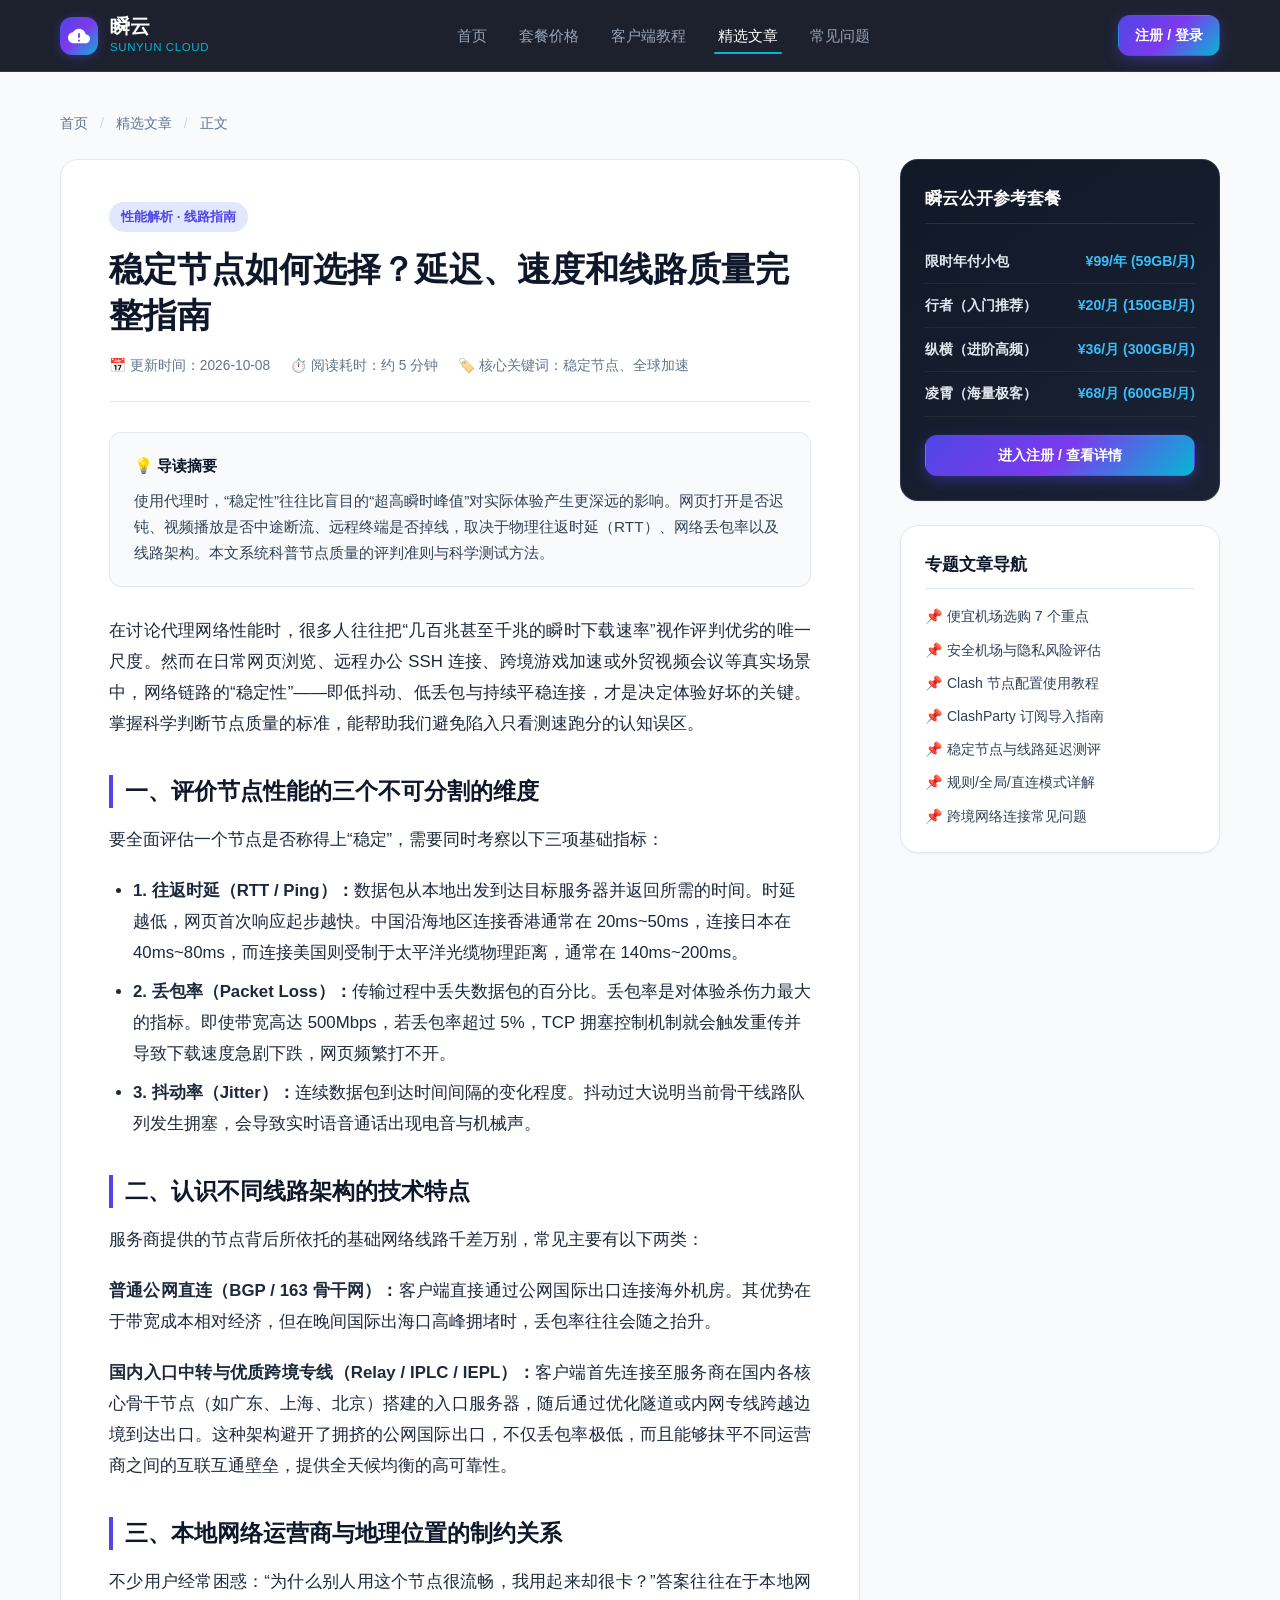
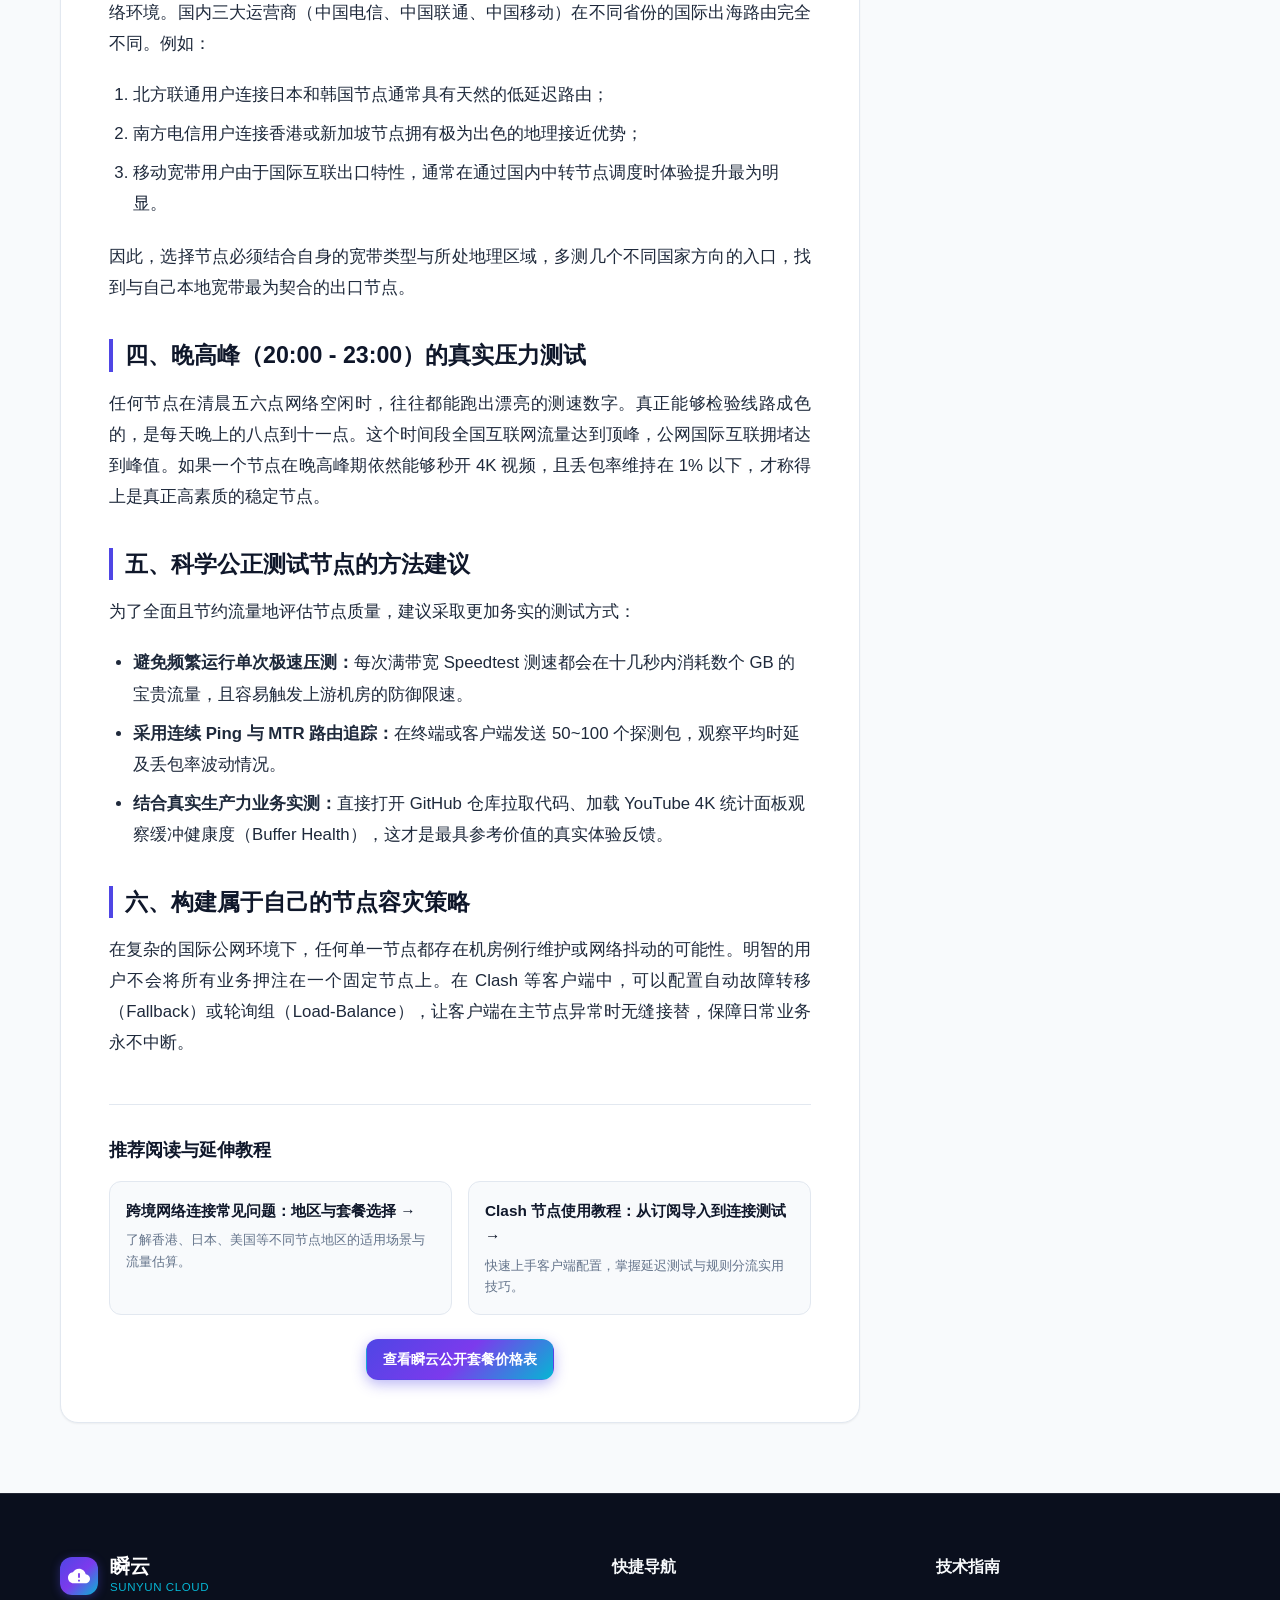
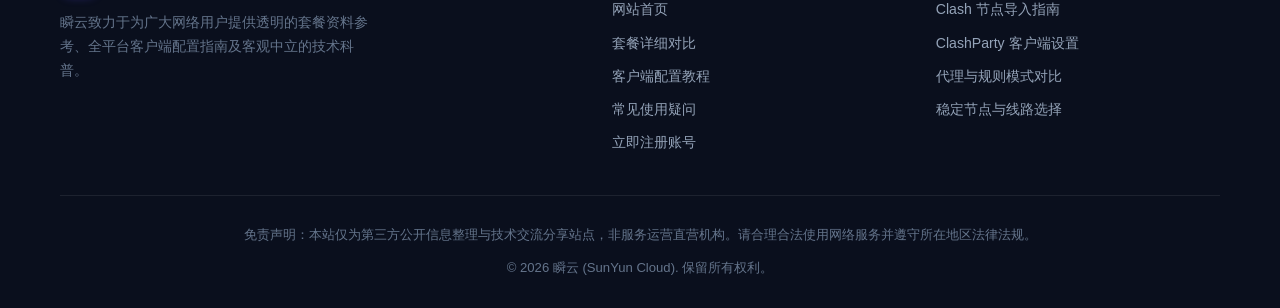
<file: articles/stable-nodes-selection-guide/index.html>
<!DOCTYPE html>
<html lang="zh-CN">
<head>
  <meta charset="UTF-8">
  <meta name="viewport" content="width=device-width, initial-scale=1.0">
  <title>稳定节点如何选择？延迟、速度和线路质量完整指南 - 瞬云</title>
  <meta name="description" content="全面解析代理节点稳定性的技术衡量指标。从物理延迟RTT、丢包率、BGP公网直连与中转线路原理、运营商匹配、晚高峰拥堵规避到客观公正的节点测速方法，助您精准挑选高品质网络节点。">
  <meta name="keywords" content="稳定节点, 全球加速, 线路质量, 节点延迟, 丢包率, 科学上网, 瞬云节点">
  <link rel="canonical" href="https://sunyuncloud.cfd/articles/stable-nodes-selection-guide.html">
  <link rel="icon" type="image/svg+xml" href="/assets/favicon.svg">
  
  <!-- Open Graph / Social Meta -->
  <meta property="og:type" content="article">
  <meta property="og:title" content="稳定节点如何选择？延迟、速度和线路质量完整指南 - 瞬云">
  <meta property="og:description" content="全面解析代理节点稳定性的技术衡量指标。从物理延迟RTT、丢包率、线路类型原理到客观公正的节点测速方法，助您精准挑选高品质稳定节点。">
  <meta property="og:url" content="https://sunyuncloud.cfd/articles/stable-nodes-selection-guide.html">
  <meta property="og:site_name" content="瞬云 SunYun Cloud">
  <meta name="twitter:card" content="summary_large_image">
  <meta name="twitter:title" content="稳定节点如何选择？延迟、速度和线路质量完整指南 - 瞬云">
  <meta name="twitter:description" content="全面解析代理节点稳定性的技术衡量指标。从物理延迟RTT、丢包率、线路类型原理到客观公正的节点测速方法，助您精准挑选高品质稳定节点。">

  <link rel="stylesheet" href="/css/style.css">

  <!-- JSON-LD 结构化数据 -->
  <script type="application/ld+json">
  {
    "@context": "https://schema.org",
    "@type": "Article",
    "headline": "稳定节点如何选择？延迟、速度和线路质量完整指南",
    "description": "全面解析代理节点稳定性的技术衡量指标。从物理延迟RTT、丢包率、BGP公网直连与中转线路原理、运营商匹配、晚高峰拥堵规避到客观公正的节点测速方法，助您精准挑选高品质网络节点。",
    "inLanguage": "zh-CN",
    "mainEntityOfPage": "https://sunyuncloud.cfd/articles/stable-nodes-selection-guide.html",
    "publisher": {
      "@type": "Organization",
      "name": "瞬云 SunYun Cloud",
      "url": "https://sunyuncloud.cfd"
    },
    "datePublished": "2026-10-08T12:00:00+08:00",
    "dateModified": "2026-10-08T12:00:00+08:00"
  }
  </script>
  <script type="application/ld+json">
  {
    "@context": "https://schema.org",
    "@type": "BreadcrumbList",
    "itemListElement": [
      {
        "@type": "ListItem",
        "position": 1,
        "name": "首页",
        "item": "https://sunyuncloud.cfd/"
      },
      {
        "@type": "ListItem",
        "position": 2,
        "name": "使用指南与技术文章",
        "item": "https://sunyuncloud.cfd/#articles"
      },
      {
        "@type": "ListItem",
        "position": 3,
        "name": "稳定节点如何选择？延迟、速度和线路质量完整指南",
        "item": "https://sunyuncloud.cfd/articles/stable-nodes-selection-guide.html"
      }
    ]
  }
  </script>
</head>
<body>

  <!-- 顶部导航 -->
  <header class="site-header">
    <div class="container header-inner">
      <a href="/" class="brand-logo" aria-label="瞬云首页">
        <div class="logo-icon">
          <svg viewBox="0 0 24 24"><path d="M19.35 10.04C18.67 6.59 15.64 4 12 4 9.11 4 6.6 5.64 5.35 8.04 2.34 8.36 0 10.91 0 14c0 3.31 2.69 6 6 6h13c2.76 0 5-2.24 5-5 0-2.64-2.05-4.78-4.65-4.96zM13 14h-2V9h2v5zm0 4h-2v-2h2v2z"/></svg>
        </div>
        <div class="brand-text">
          <span class="brand-name">瞬云</span>
          <span class="brand-sub">SunYun Cloud</span>
        </div>
      </a>

      <nav class="nav-menu">
        <a href="/" class="nav-link">首页</a>
        <a href="/plans.html" class="nav-link">套餐价格</a>
        <a href="/#tutorials" class="nav-link">客户端教程</a>
        <a href="/#articles" class="nav-link active">精选文章</a>
        <a href="/#faq" class="nav-link">常见问题</a>
      </nav>

      <div class="header-actions">
        <a href="https://varnexa.lingdongaff.com/#/?code=HHoxxHGa" class="btn btn-primary btn-sm" target="_blank" rel="sponsored nofollow noopener">注册 / 登录</a>
      </div>

      <button class="mobile-toggle" id="mobileToggle" aria-label="展开导航菜单" aria-expanded="false">
        <svg viewBox="0 0 24 24" fill="none" stroke="currentColor" stroke-width="2"><path d="M4 6h16M4 12h16M4 18h16"/></svg>
      </button>
    </div>

    <div class="mobile-nav" id="mobileNav">
      <a href="/" class="nav-link">首页</a>
      <a href="/plans.html" class="nav-link">套餐价格</a>
      <a href="/#tutorials" class="nav-link">客户端教程</a>
      <a href="/#articles" class="nav-link">精选文章</a>
      <a href="/#faq" class="nav-link">常见问题</a>
      <a href="https://varnexa.lingdongaff.com/#/?code=HHoxxHGa" class="btn btn-primary btn-block" target="_blank" rel="sponsored nofollow noopener">进入注册 / 登录</a>
    </div>
  </header>

  <!-- 文章主体容器 -->
  <main class="article-page-wrap">
    <div class="container">
      <nav class="breadcrumb-nav" aria-label="路径导航">
        <a href="/">首页</a>
        <span class="breadcrumb-separator">/</span>
        <a href="/#articles">精选文章</a>
        <span class="breadcrumb-separator">/</span>
        <span>正文</span>
      </nav>

      <div class="article-layout">
        <article class="article-main-card">
          <header class="article-header">
            <span class="article-category-badge">性能解析 · 线路指南</span>
            <h1 class="article-title-main">稳定节点如何选择？延迟、速度和线路质量完整指南</h1>
            <div class="article-info-bar">
              <span class="article-info-item">📅 更新时间：2026-10-08</span>
              <span class="article-info-item">⏱️ 阅读耗时：约 5 分钟</span>
              <span class="article-info-item">🏷️ 核心关键词：稳定节点、全球加速</span>
            </div>
          </header>

          <div class="article-summary-box">
            <div class="article-summary-title">💡 导读摘要</div>
            使用代理时，“稳定性”往往比盲目的“超高瞬时峰值”对实际体验产生更深远的影响。网页打开是否迟钝、视频播放是否中途断流、远程终端是否掉线，取决于物理往返时延（RTT）、网络丢包率以及线路架构。本文系统科普节点质量的评判准则与科学测试方法。
          </div>

          <!-- 正文区域 -->
          <div class="article-content">
            <p>在讨论代理网络性能时，很多人往往把“几百兆甚至千兆的瞬时下载速率”视作评判优劣的唯一尺度。然而在日常网页浏览、远程办公 SSH 连接、跨境游戏加速或外贸视频会议等真实场景中，网络链路的“稳定性”——即低抖动、低丢包与持续平稳连接，才是决定体验好坏的关键。掌握科学判断节点质量的标准，能帮助我们避免陷入只看测速跑分的认知误区。</p>

            <h2>一、评价节点性能的三个不可分割的维度</h2>
            <p>要全面评估一个节点是否称得上“稳定”，需要同时考察以下三项基础指标：</p>
            <ul>
              <li><strong>1. 往返时延（RTT / Ping）：</strong>数据包从本地出发到达目标服务器并返回所需的时间。时延越低，网页首次响应起步越快。中国沿海地区连接香港通常在 20ms~50ms，连接日本在 40ms~80ms，而连接美国则受制于太平洋光缆物理距离，通常在 140ms~200ms。</li>
              <li><strong>2. 丢包率（Packet Loss）：</strong>传输过程中丢失数据包的百分比。丢包率是对体验杀伤力最大的指标。即使带宽高达 500Mbps，若丢包率超过 5%，TCP 拥塞控制机制就会触发重传并导致下载速度急剧下跌，网页频繁打不开。</li>
              <li><strong>3. 抖动率（Jitter）：</strong>连续数据包到达时间间隔的变化程度。抖动过大说明当前骨干线路队列发生拥塞，会导致实时语音通话出现电音与机械声。</li>
            </ul>

            <h2>二、认识不同线路架构的技术特点</h2>
            <p>服务商提供的节点背后所依托的基础网络线路千差万别，常见主要有以下两类：</p>
            <p><strong>普通公网直连（BGP / 163 骨干网）：</strong>客户端直接通过公网国际出口连接海外机房。其优势在于带宽成本相对经济，但在晚间国际出海口高峰拥堵时，丢包率往往会随之抬升。</p>
            <p><strong>国内入口中转与优质跨境专线（Relay / IPLC / IEPL）：</strong>客户端首先连接至服务商在国内各核心骨干节点（如广东、上海、北京）搭建的入口服务器，随后通过优化隧道或内网专线跨越边境到达出口。这种架构避开了拥挤的公网国际出口，不仅丢包率极低，而且能够抹平不同运营商之间的互联互通壁垒，提供全天候均衡的高可靠性。</p>

            <h2>三、本地网络运营商与地理位置的制约关系</h2>
            <p>不少用户经常困惑：“为什么别人用这个节点很流畅，我用起来却很卡？”答案往往在于本地网络环境。国内三大运营商（中国电信、中国联通、中国移动）在不同省份的国际出海路由完全不同。例如：</p>
            <ol>
              <li>北方联通用户连接日本和韩国节点通常具有天然的低延迟路由；</li>
              <li>南方电信用户连接香港或新加坡节点拥有极为出色的地理接近优势；</li>
              <li>移动宽带用户由于国际互联出口特性，通常在通过国内中转节点调度时体验提升最为明显。</li>
            </ol>
            <p>因此，选择节点必须结合自身的宽带类型与所处地理区域，多测几个不同国家方向的入口，找到与自己本地宽带最为契合的出口节点。</p>

            <h2>四、晚高峰（20:00 - 23:00）的真实压力测试</h2>
            <p>任何节点在清晨五六点网络空闲时，往往都能跑出漂亮的测速数字。真正能够检验线路成色的，是每天晚上的八点到十一点。这个时间段全国互联网流量达到顶峰，公网国际互联拥堵达到峰值。如果一个节点在晚高峰期依然能够秒开 4K 视频，且丢包率维持在 1% 以下，才称得上是真正高素质的稳定节点。</p>

            <h2>五、科学公正测试节点的方法建议</h2>
            <p>为了全面且节约流量地评估节点质量，建议采取更加务实的测试方式：</p>
            <ul>
              <li><strong>避免频繁运行单次极速压测：</strong>每次满带宽 Speedtest 测速都会在十几秒内消耗数个 GB 的宝贵流量，且容易触发上游机房的防御限速。</li>
              <li><strong>采用连续 Ping 与 MTR 路由追踪：</strong>在终端或客户端发送 50~100 个探测包，观察平均时延及丢包率波动情况。</li>
              <li><strong>结合真实生产力业务实测：</strong>直接打开 GitHub 仓库拉取代码、加载 YouTube 4K 统计面板观察缓冲健康度（Buffer Health），这才是最具参考价值的真实体验反馈。</li>
            </ul>

            <h2>六、构建属于自己的节点容灾策略</h2>
            <p>在复杂的国际公网环境下，任何单一节点都存在机房例行维护或网络抖动的可能性。明智的用户不会将所有业务押注在一个固定节点上。在 Clash 等客户端中，可以配置自动故障转移（Fallback）或轮询组（Load-Balance），让客户端在主节点异常时无缝接替，保障日常业务永不中断。</p>
          </div>

          <!-- 相关内链与推荐 -->
          <div class="article-footer-links">
            <h3 class="article-footer-title">推荐阅读与延伸教程</h3>
            <div class="related-articles-grid">
              <a href="/articles/cross-border-network-faq.html" class="related-article-card">
                <h4>跨境网络连接常见问题：地区与套餐选择 →</h4>
                <p>了解香港、日本、美国等不同节点地区的适用场景与流量估算。</p>
              </a>
              <a href="/articles/clash-node-tutorial.html" class="related-article-card">
                <h4>Clash 节点使用教程：从订阅导入到连接测试 →</h4>
                <p>快速上手客户端配置，掌握延迟测试与规则分流实用技巧。</p>
              </a>
            </div>
            <div style="margin-top: 24px; text-align: center;">
              <a href="/plans.html" class="btn btn-primary btn-sm">查看瞬云公开套餐价格表</a>
            </div>
          </div>
        </article>

        <!-- 侧边栏 -->
        <aside class="article-sidebar">
          <div class="sidebar-widget sidebar-widget-dark">
            <h3 class="widget-title">瞬云公开参考套餐</h3>
            <div class="sidebar-plan-item">
              <span class="sidebar-plan-name">限时年付小包</span>
              <span class="sidebar-plan-price">¥99/年 (59GB/月)</span>
            </div>
            <div class="sidebar-plan-item">
              <span class="sidebar-plan-name">行者（入门推荐）</span>
              <span class="sidebar-plan-price">¥20/月 (150GB/月)</span>
            </div>
            <div class="sidebar-plan-item">
              <span class="sidebar-plan-name">纵横（进阶高频）</span>
              <span class="sidebar-plan-price">¥36/月 (300GB/月)</span>
            </div>
            <div class="sidebar-plan-item">
              <span class="sidebar-plan-name">凌霄（海量极客）</span>
              <span class="sidebar-plan-price">¥68/月 (600GB/月)</span>
            </div>
            <div style="margin-top: 18px;">
              <a href="https://varnexa.lingdongaff.com/#/?code=HHoxxHGa" class="btn btn-primary btn-sm btn-block" target="_blank" rel="sponsored nofollow noopener">进入注册 / 查看详情</a>
            </div>
          </div>

          <div class="sidebar-widget">
            <h3 class="widget-title">专题文章导航</h3>
            <nav class="sidebar-nav-list">
              <a href="/articles/how-to-choose-cheap-airport.html">📌 便宜机场选购 7 个重点</a>
              <a href="/articles/safe-airport-privacy-risks.html">📌 安全机场与隐私风险评估</a>
              <a href="/articles/clash-node-tutorial.html">📌 Clash 节点配置使用教程</a>
              <a href="/articles/clashparty-subscription-guide.html">📌 ClashParty 订阅导入指南</a>
              <a href="/articles/stable-nodes-selection-guide.html">📌 稳定节点与线路延迟测评</a>
              <a href="/articles/proxy-modes-comparison.html">📌 规则/全局/直连模式详解</a>
              <a href="/articles/cross-border-network-faq.html">📌 跨境网络连接常见问题</a>
            </nav>
          </div>
        </aside>
      </div>
    </div>
  </main>

  <!-- 页脚 -->
  <footer class="site-footer">
    <div class="container">
      <div class="footer-top">
        <div>
          <a href="/" class="brand-logo" aria-label="瞬云首页">
            <div class="logo-icon">
              <svg viewBox="0 0 24 24"><path d="M19.35 10.04C18.67 6.59 15.64 4 12 4 9.11 4 6.6 5.64 5.35 8.04 2.34 8.36 0 10.91 0 14c0 3.31 2.69 6 6 6h13c2.76 0 5-2.24 5-5 0-2.64-2.05-4.78-4.65-4.96zM13 14h-2V9h2v5zm0 4h-2v-2h2v2z"/></svg>
            </div>
            <div class="brand-text">
              <span class="brand-name">瞬云</span>
              <span class="brand-sub">SunYun Cloud</span>
            </div>
          </a>
          <p class="footer-brand-desc">瞬云致力于为广大网络用户提供透明的套餐资料参考、全平台客户端配置指南及客观中立的技术科普。</p>
        </div>

        <div>
          <h4 class="footer-col-title">快捷导航</h4>
          <div class="footer-links">
            <a href="/">网站首页</a>
            <a href="/plans.html">套餐详细对比</a>
            <a href="/#tutorials">客户端配置教程</a>
            <a href="/#faq">常见使用疑问</a>
            <a href="https://varnexa.lingdongaff.com/#/?code=HHoxxHGa" target="_blank" rel="sponsored nofollow noopener">立即注册账号</a>
          </div>
        </div>

        <div>
          <h4 class="footer-col-title">技术指南</h4>
          <div class="footer-links">
            <a href="/articles/clash-node-tutorial.html">Clash 节点导入指南</a>
            <a href="/articles/clashparty-subscription-guide.html">ClashParty 客户端设置</a>
            <a href="/articles/proxy-modes-comparison.html">代理与规则模式对比</a>
            <a href="/articles/stable-nodes-selection-guide.html">稳定节点与线路选择</a>
          </div>
        </div>
      </div>
      </div>

      <div class="footer-bottom">
        <p class="footer-disclaimer-text">免责声明：本站仅为第三方公开信息整理与技术交流分享站点，非服务运营直营机构。请合理合法使用网络服务并遵守所在地区法律法规。</p>
        <p>© 2026 瞬云 (SunYun Cloud). 保留所有权利。</p>
      </div>
    </div>
  </footer>

  <script src="/js/main.js"></script>
</body>
</html>
</file>
<file: css/style.css>
/* ===================================================================
   瞬云 (SunYun Cloud) 官方落地页样式表
   版本: 1.0.0
   设计规范: 现代科技风、深蓝/蓝紫渐变、高对比度、全端响应式适配
   =================================================================== */

:root {
  --primary: #4f46e5;
  --primary-hover: #4338ca;
  --primary-light: #e0e7ff;
  --secondary: #06b6d4;
  --purple: #8b5cf6;
  --gradient-brand: linear-gradient(135deg, #4f46e5 0%, #7c3aed 50%, #06b6d4 100%);
  --gradient-dark: linear-gradient(180deg, #0a0f1d 0%, #0f172a 100%);
  --gradient-card-dark: linear-gradient(145deg, #111827 0%, #1a2234 100%);
  --gradient-hero: linear-gradient(135deg, #080d1a 0%, #0f172a 40%, #1e1b4b 100%);
  
  --bg-dark: #0a0f1d;
  --bg-dark-card: #131c2e;
  --bg-light: #f8fafc;
  --bg-white: #ffffff;
  --bg-muted: #f1f5f9;
  
  --text-white: #ffffff;
  --text-dark: #0f172a;
  --text-body: #334155;
  --text-muted: #64748b;
  --text-light-muted: #94a3b8;
  
  --border-light: #e2e8f0;
  --border-dark: rgba(255, 255, 255, 0.1);
  --border-focus: #6366f1;
  
  --shadow-sm: 0 1px 2px 0 rgba(0, 0, 0, 0.05);
  --shadow-md: 0 4px 6px -1px rgba(0, 0, 0, 0.1), 0 2px 4px -1px rgba(0, 0, 0, 0.06);
  --shadow-lg: 0 10px 25px -3px rgba(0, 0, 0, 0.1), 0 4px 10px -2px rgba(0, 0, 0, 0.05);
  --shadow-glow: 0 0 25px rgba(99, 102, 241, 0.35);
  
  --radius-sm: 6px;
  --radius-md: 12px;
  --radius-lg: 18px;
  --radius-full: 9999px;
  
  --font-sans: -apple-system, BlinkMacSystemFont, "Segoe UI", Roboto, "Helvetica Neue", Arial, "PingFang SC", "Hiragino Sans GB", "Microsoft YaHei", sans-serif;
  --max-width: 1200px;
  --header-height: 72px;
}

/* 基础重置 */
*, *::before, *::after {
  box-sizing: border-box;
  margin: 0;
  padding: 0;
}

html {
  font-family: var(--font-sans);
  font-size: 16px;
  scroll-behavior: smooth;
  -webkit-text-size-adjust: 100%;
}

body {
  background-color: var(--bg-light);
  color: var(--text-body);
  line-height: 1.65;
  overflow-x: hidden;
  min-height: 100vh;
  display: flex;
  flex-direction: column;
}

img, svg {
  vertical-align: middle;
  max-width: 100%;
}

a {
  color: var(--primary);
  text-decoration: none;
  transition: all 0.2s ease;
}

a:hover {
  color: var(--primary-hover);
}

ul, ol {
  list-style: none;
}

/* 容器布局 */
.container {
  width: 100%;
  max-width: var(--max-width);
  margin-left: auto;
  margin-right: auto;
  padding-left: 20px;
  padding-right: 20px;
}

/* 导航栏 (Sticky Header) */
.site-header {
  position: sticky;
  top: 0;
  z-index: 100;
  background: rgba(10, 15, 29, 0.92);
  backdrop-filter: blur(12px);
  -webkit-backdrop-filter: blur(12px);
  border-bottom: 1px solid var(--border-dark);
  height: var(--header-height);
  display: flex;
  align-items: center;
}

.header-inner {
  display: flex;
  align-items: center;
  justify-content: space-between;
  width: 100%;
}

.brand-logo {
  display: flex;
  align-items: center;
  gap: 12px;
  text-decoration: none;
}

.logo-icon {
  width: 38px;
  height: 38px;
  background: var(--gradient-brand);
  border-radius: var(--radius-md);
  display: flex;
  align-items: center;
  justify-content: center;
  box-shadow: 0 2px 10px rgba(79, 70, 229, 0.4);
}

.logo-icon svg {
  width: 22px;
  height: 22px;
  fill: #ffffff;
}

.brand-text {
  display: flex;
  flex-direction: column;
}

.brand-name {
  font-size: 1.25rem;
  font-weight: 700;
  color: var(--text-white);
  letter-spacing: -0.02em;
  line-height: 1.2;
}

.brand-sub {
  font-size: 0.72rem;
  color: var(--secondary);
  font-weight: 500;
  letter-spacing: 0.05em;
  text-transform: uppercase;
}

/* 桌面导航 */
.nav-menu {
  display: flex;
  align-items: center;
  gap: 24px;
}

.nav-link {
  color: var(--text-light-muted);
  font-size: 0.95rem;
  font-weight: 500;
  padding: 6px 4px;
  position: relative;
  transition: color 0.2s ease;
}

.nav-link:hover, .nav-link.active {
  color: var(--text-white);
}

.nav-link.active::after {
  content: "";
  position: absolute;
  bottom: 0;
  left: 0;
  width: 100%;
  height: 2px;
  background: var(--secondary);
  border-radius: var(--radius-full);
}

.header-actions {
  display: flex;
  align-items: center;
  gap: 14px;
}

/* 按钮通用 */
.btn {
  display: inline-flex;
  align-items: center;
  justify-content: center;
  gap: 8px;
  font-weight: 600;
  border-radius: var(--radius-md);
  padding: 10px 20px;
  font-size: 0.95rem;
  transition: all 0.25s ease;
  cursor: pointer;
  border: 1px solid transparent;
  text-align: center;
  white-space: nowrap;
}

.btn-primary {
  background: var(--gradient-brand);
  color: #ffffff !important;
  box-shadow: 0 4px 14px rgba(79, 70, 229, 0.4);
}

.btn-primary:hover {
  transform: translateY(-2px);
  box-shadow: 0 6px 20px rgba(79, 70, 229, 0.6);
  color: #ffffff;
}

.btn-outline {
  background: rgba(255, 255, 255, 0.05);
  border-color: var(--border-dark);
  color: var(--text-white);
}

.btn-outline:hover {
  background: rgba(255, 255, 255, 0.12);
  color: var(--text-white);
  border-color: rgba(255, 255, 255, 0.3);
}

.btn-lg {
  padding: 14px 28px;
  font-size: 1.05rem;
}

.btn-sm {
  padding: 8px 16px;
  font-size: 0.88rem;
}

.btn-block {
  width: 100%;
}

/* 移动端汉堡按钮 */
.mobile-toggle {
  display: none;
  background: transparent;
  border: none;
  color: var(--text-white);
  padding: 8px;
  cursor: pointer;
  border-radius: var(--radius-sm);
}

.mobile-toggle svg {
  width: 26px;
  height: 26px;
}

/* 移动端菜单抽屉 */
.mobile-nav {
  display: none;
  position: absolute;
  top: var(--header-height);
  left: 0;
  width: 100%;
  background: #0f172a;
  border-bottom: 1px solid var(--border-dark);
  padding: 20px;
  box-shadow: var(--shadow-lg);
  flex-direction: column;
  gap: 16px;
}

.mobile-nav.open {
  display: flex;
}

.mobile-nav .nav-link {
  padding: 10px 0;
  font-size: 1.05rem;
  border-bottom: 1px solid rgba(255, 255, 255, 0.06);
}

/* Hero 区域 */
.hero-section {
  background: var(--gradient-hero);
  color: var(--text-white);
  padding: 70px 0 90px;
  position: relative;
  overflow: hidden;
  border-bottom: 1px solid var(--border-dark);
}

.hero-section::before {
  content: "";
  position: absolute;
  top: -20%;
  right: -10%;
  width: 500px;
  height: 500px;
  background: radial-gradient(circle, rgba(99, 102, 241, 0.25) 0%, rgba(10, 15, 29, 0) 70%);
  pointer-events: none;
}

.hero-section::after {
  content: "";
  position: absolute;
  bottom: -20%;
  left: -10%;
  width: 450px;
  height: 450px;
  background: radial-gradient(circle, rgba(6, 182, 212, 0.15) 0%, rgba(10, 15, 29, 0) 70%);
  pointer-events: none;
}

.hero-grid {
  display: grid;
  grid-template-columns: 1.15fr 0.85fr;
  gap: 48px;
  align-items: center;
  position: relative;
  z-index: 2;
}

.hero-badge {
  display: inline-flex;
  align-items: center;
  gap: 8px;
  padding: 6px 14px;
  border-radius: var(--radius-full);
  background: rgba(99, 102, 241, 0.15);
  border: 1px solid rgba(99, 102, 241, 0.35);
  color: #a5b4fc;
  font-size: 0.85rem;
  font-weight: 600;
  margin-bottom: 20px;
}

.hero-badge-dot {
  width: 8px;
  height: 8px;
  border-radius: 50%;
  background: #34d399;
  box-shadow: 0 0 8px #34d399;
}

.hero-title {
  font-size: 2.75rem;
  font-weight: 800;
  line-height: 1.22;
  letter-spacing: -0.025em;
  margin-bottom: 18px;
}

.text-gradient {
  background: var(--gradient-brand);
  -webkit-background-clip: text;
  -webkit-text-fill-color: transparent;
}

.hero-subtitle {
  font-size: 1.12rem;
  color: var(--text-light-muted);
  line-height: 1.7;
  margin-bottom: 32px;
  max-width: 580px;
}

.hero-actions {
  display: flex;
  flex-wrap: wrap;
  gap: 16px;
  margin-bottom: 36px;
}

.hero-trust {
  display: grid;
  grid-template-columns: repeat(2, 1fr);
  gap: 16px;
  padding-top: 24px;
  border-top: 1px solid rgba(255, 255, 255, 0.08);
}

.trust-item {
  display: flex;
  align-items: center;
  gap: 10px;
  font-size: 0.9rem;
  color: #cbd5e1;
}

.trust-item svg {
  width: 18px;
  height: 18px;
  color: var(--secondary);
  flex-shrink: 0;
}

/* Hero 右侧拟态控制台卡片 */
.hero-card {
  background: var(--gradient-card-dark);
  border: 1px solid var(--border-dark);
  border-radius: var(--radius-lg);
  padding: 28px;
  box-shadow: var(--shadow-lg), 0 0 30px rgba(0, 0, 0, 0.5);
  position: relative;
}

.hero-card-header {
  display: flex;
  align-items: center;
  justify-content: space-between;
  padding-bottom: 16px;
  border-bottom: 1px solid rgba(255, 255, 255, 0.08);
  margin-bottom: 20px;
}

.hero-card-title {
  font-size: 0.95rem;
  font-weight: 600;
  color: var(--text-white);
  display: flex;
  align-items: center;
  gap: 8px;
}

.status-indicator {
  display: inline-block;
  width: 8px;
  height: 8px;
  border-radius: 50%;
  background: #10b981;
}

.status-badge {
  font-size: 0.75rem;
  padding: 2px 8px;
  border-radius: var(--radius-full);
  background: rgba(16, 185, 129, 0.15);
  color: #34d399;
  border: 1px solid rgba(16, 185, 129, 0.3);
}

.server-node-list {
  display: flex;
  flex-direction: column;
  gap: 12px;
}

.node-item {
  display: flex;
  align-items: center;
  justify-content: space-between;
  padding: 12px 14px;
  background: rgba(255, 255, 255, 0.03);
  border: 1px solid rgba(255, 255, 255, 0.06);
  border-radius: var(--radius-md);
  font-size: 0.88rem;
}

.node-info {
  display: flex;
  align-items: center;
  gap: 10px;
  color: var(--text-white);
}

.node-flag {
  font-size: 1.1rem;
}

.node-ping {
  color: #34d399;
  font-size: 0.82rem;
  font-family: monospace;
  font-weight: 600;
}

/* 核心特性区 */
.features-section {
  padding: 80px 0;
  background: var(--bg-white);
}

.section-header {
  text-align: center;
  max-width: 760px;
  margin: 0 auto 54px;
}

.section-tag {
  display: inline-block;
  font-size: 0.82rem;
  font-weight: 700;
  text-transform: uppercase;
  color: var(--primary);
  background: var(--primary-light);
  padding: 4px 12px;
  border-radius: var(--radius-full);
  margin-bottom: 12px;
  letter-spacing: 0.06em;
}

.section-title {
  font-size: 2.15rem;
  font-weight: 800;
  color: var(--text-dark);
  line-height: 1.3;
  margin-bottom: 14px;
}

.section-desc {
  font-size: 1.05rem;
  color: var(--text-muted);
  line-height: 1.7;
}

.features-grid {
  display: grid;
  grid-template-columns: repeat(4, 1fr);
  gap: 24px;
}

.feature-card {
  background: var(--bg-light);
  border: 1px solid var(--border-light);
  border-radius: var(--radius-lg);
  padding: 28px 24px;
  transition: all 0.3s ease;
}

.feature-card:hover {
  transform: translateY(-4px);
  box-shadow: var(--shadow-lg);
  border-color: #cbd5e1;
}

.feature-icon-box {
  width: 48px;
  height: 48px;
  background: var(--primary-light);
  color: var(--primary);
  border-radius: var(--radius-md);
  display: flex;
  align-items: center;
  justify-content: center;
  margin-bottom: 18px;
}

.feature-icon-box svg {
  width: 24px;
  height: 24px;
}

.feature-title {
  font-size: 1.15rem;
  font-weight: 700;
  color: var(--text-dark);
  margin-bottom: 10px;
}

.feature-text {
  font-size: 0.92rem;
  color: var(--text-muted);
  line-height: 1.65;
}

/* 套餐价格专区 (Highest Priority) */
.pricing-section {
  padding: 85px 0;
  background: #0b1120;
  color: var(--text-white);
  border-top: 1px solid var(--border-dark);
  border-bottom: 1px solid var(--border-dark);
  position: relative;
}

.pricing-section .section-title {
  color: var(--text-white);
}

.pricing-section .section-desc {
  color: var(--text-light-muted);
}

.pricing-source-badge {
  display: inline-flex;
  align-items: center;
  gap: 6px;
  background: rgba(6, 182, 212, 0.12);
  border: 1px solid rgba(6, 182, 212, 0.3);
  color: #38bdf8;
  font-size: 0.84rem;
  padding: 6px 14px;
  border-radius: var(--radius-full);
  margin-top: 10px;
}

.pricing-grid {
  display: grid;
  grid-template-columns: repeat(4, 1fr);
  gap: 24px;
  margin-bottom: 36px;
}

.pricing-card {
  background: var(--gradient-card-dark);
  border: 1px solid var(--border-dark);
  border-radius: var(--radius-lg);
  padding: 32px 24px 28px;
  display: flex;
  flex-direction: column;
  position: relative;
  transition: all 0.3s ease;
}

.pricing-card:hover {
  transform: translateY(-6px);
  border-color: rgba(99, 102, 241, 0.5);
  box-shadow: 0 12px 30px rgba(0, 0, 0, 0.5), 0 0 20px rgba(99, 102, 241, 0.2);
}

/* 高亮推荐卡片 */
.pricing-card.featured {
  border-color: var(--primary);
  background: linear-gradient(160deg, #131c36 0%, #1e1b4b 100%);
  box-shadow: 0 12px 30px rgba(0, 0, 0, 0.4), 0 0 25px rgba(79, 70, 229, 0.3);
}

.pricing-badge {
  position: absolute;
  top: -12px;
  left: 50%;
  transform: translateX(-50%);
  background: var(--gradient-brand);
  color: #ffffff;
  font-size: 0.75rem;
  font-weight: 700;
  padding: 4px 14px;
  border-radius: var(--radius-full);
  letter-spacing: 0.04em;
  white-space: nowrap;
  box-shadow: 0 2px 8px rgba(79, 70, 229, 0.5);
}

.pricing-card-header {
  margin-bottom: 20px;
  text-align: center;
}

.plan-name {
  font-size: 1.35rem;
  font-weight: 700;
  color: var(--text-white);
  margin-bottom: 6px;
}

.plan-desc {
  font-size: 0.84rem;
  color: var(--text-light-muted);
  min-height: 38px;
}

.plan-price-box {
  text-align: center;
  padding: 16px 0;
  border-top: 1px solid rgba(255, 255, 255, 0.08);
  border-bottom: 1px solid rgba(255, 255, 255, 0.08);
  margin-bottom: 20px;
}

.plan-price-main {
  font-size: 2.35rem;
  font-weight: 800;
  color: var(--text-white);
  line-height: 1.1;
}

.plan-price-main .currency {
  font-size: 1.35rem;
  font-weight: 600;
  margin-right: 2px;
}

.plan-price-main .cycle {
  font-size: 0.95rem;
  font-weight: 500;
  color: var(--text-light-muted);
}

.plan-cycle-note {
  font-size: 0.8rem;
  font-weight: 600;
  color: #38bdf8;
  margin-top: 6px;
}

.plan-features {
  flex-grow: 1;
  margin-bottom: 24px;
}

.plan-feature-item {
  display: flex;
  align-items: flex-start;
  gap: 10px;
  font-size: 0.88rem;
  color: #cbd5e1;
  margin-bottom: 12px;
  line-height: 1.5;
}

.plan-feature-item svg {
  width: 16px;
  height: 16px;
  color: #34d399;
  flex-shrink: 0;
  margin-top: 3px;
}

.plan-feature-item.highlight-text {
  color: #ffffff;
  font-weight: 600;
}

.pricing-notice-box {
  background: rgba(255, 255, 255, 0.03);
  border: 1px solid rgba(255, 255, 255, 0.08);
  border-radius: var(--radius-md);
  padding: 18px 24px;
  font-size: 0.86rem;
  color: var(--text-light-muted);
  line-height: 1.7;
  margin-bottom: 24px;
}

.pricing-notice-box strong {
  color: #f1f5f9;
}

.pricing-bottom-actions {
  display: flex;
  justify-content: center;
  gap: 16px;
}

/* 简易横向参数对比表 */
.comparison-section {
  padding: 70px 0;
  background: var(--bg-white);
}

.table-responsive {
  width: 100%;
  overflow-x: auto;
  -webkit-overflow-scrolling: touch;
  border-radius: var(--radius-md);
  border: 1px solid var(--border-light);
  box-shadow: var(--shadow-sm);
  background: #ffffff;
}

.table-plans {
  width: 100%;
  border-collapse: collapse;
  text-align: left;
  font-size: 0.92rem;
  min-width: 680px;
}

.table-plans th {
  background: #f8fafc;
  color: var(--text-dark);
  font-weight: 700;
  padding: 14px 18px;
  border-bottom: 2px solid var(--border-light);
  white-space: nowrap;
}

.table-plans td {
  padding: 14px 18px;
  border-bottom: 1px solid var(--border-light);
  color: var(--text-body);
}

.table-plans tbody tr:hover {
  background-color: #f8fafc;
}

.table-plans .plan-col-name {
  font-weight: 700;
  color: var(--text-dark);
}

.table-plans .plan-col-price {
  font-weight: 700;
  color: var(--primary);
}

/* 快速入门 4 步指导 */
.steps-section {
  padding: 80px 0;
  background: var(--bg-light);
  border-top: 1px solid var(--border-light);
}

.steps-grid {
  display: grid;
  grid-template-columns: repeat(4, 1fr);
  gap: 24px;
  position: relative;
}

.step-card {
  background: var(--bg-white);
  border: 1px solid var(--border-light);
  border-radius: var(--radius-lg);
  padding: 30px 22px;
  position: relative;
  box-shadow: var(--shadow-sm);
}

.step-number {
  width: 36px;
  height: 36px;
  background: var(--gradient-brand);
  color: #ffffff;
  border-radius: var(--radius-full);
  display: flex;
  align-items: center;
  justify-content: center;
  font-size: 1.1rem;
  font-weight: 800;
  margin-bottom: 16px;
  box-shadow: 0 4px 10px rgba(79, 70, 229, 0.3);
}

.step-title {
  font-size: 1.12rem;
  font-weight: 700;
  color: var(--text-dark);
  margin-bottom: 10px;
}

.step-desc {
  font-size: 0.9rem;
  color: var(--text-muted);
  line-height: 1.6;
}

/* 文章列表区 */
.articles-section {
  padding: 85px 0;
  background: var(--bg-white);
  border-top: 1px solid var(--border-light);
}

.articles-grid {
  display: grid;
  grid-template-columns: repeat(3, 1fr);
  gap: 28px;
  margin-bottom: 40px;
}

.article-card {
  background: #ffffff;
  border: 1px solid var(--border-light);
  border-radius: var(--radius-lg);
  padding: 28px 24px;
  display: flex;
  flex-direction: column;
  transition: all 0.3s ease;
  box-shadow: var(--shadow-sm);
}

.article-card:hover {
  transform: translateY(-4px);
  border-color: #cbd5e1;
  box-shadow: var(--shadow-md);
}

.article-meta {
  display: flex;
  align-items: center;
  justify-content: space-between;
  margin-bottom: 14px;
  font-size: 0.82rem;
}

.article-tag {
  background: var(--primary-light);
  color: var(--primary);
  font-weight: 600;
  padding: 3px 10px;
  border-radius: var(--radius-full);
}

.article-read-time {
  color: var(--text-muted);
}

.article-card-title {
  font-size: 1.2rem;
  font-weight: 700;
  color: var(--text-dark);
  line-height: 1.45;
  margin-bottom: 12px;
}

.article-card-title a {
  color: var(--text-dark);
}

.article-card-title a:hover {
  color: var(--primary);
}

.article-card-summary {
  font-size: 0.92rem;
  color: var(--text-muted);
  line-height: 1.65;
  margin-bottom: 20px;
  flex-grow: 1;
}

.article-read-more {
  display: inline-flex;
  align-items: center;
  gap: 6px;
  font-size: 0.92rem;
  font-weight: 600;
  color: var(--primary);
}

.article-read-more:hover {
  color: var(--primary-hover);
  text-decoration: underline;
}

/* FAQ 常见问题专区 */
.faq-section {
  padding: 80px 0;
  background: var(--bg-light);
  border-top: 1px solid var(--border-light);
}

.faq-list {
  max-width: 860px;
  margin: 0 auto;
  display: flex;
  flex-direction: column;
  gap: 16px;
}

.faq-item {
  background: #ffffff;
  border: 1px solid var(--border-light);
  border-radius: var(--radius-md);
  padding: 24px;
  box-shadow: var(--shadow-sm);
  transition: border-color 0.2s ease;
}

.faq-item:hover {
  border-color: #cbd5e1;
}

.faq-question {
  font-size: 1.12rem;
  font-weight: 700;
  color: var(--text-dark);
  margin-bottom: 10px;
  display: flex;
  align-items: center;
  gap: 10px;
}

.faq-q-badge {
  display: inline-flex;
  align-items: center;
  justify-content: center;
  width: 26px;
  height: 26px;
  background: var(--primary-light);
  color: var(--primary);
  border-radius: var(--radius-full);
  font-size: 0.85rem;
  font-weight: 800;
  flex-shrink: 0;
}

.faq-answer {
  font-size: 0.95rem;
  color: var(--text-body);
  line-height: 1.7;
  padding-left: 36px;
}

/* 用户选购关注点与反馈征集区 */
.feedback-section {
  padding: 75px 0;
  background: var(--bg-white);
  border-top: 1px solid var(--border-light);
}

.concerns-grid {
  display: grid;
  grid-template-columns: repeat(4, 1fr);
  gap: 20px;
  margin-bottom: 32px;
}

.concern-card {
  background: var(--bg-light);
  border: 1px solid var(--border-light);
  border-radius: var(--radius-md);
  padding: 22px 18px;
}

.concern-title {
  font-size: 1.02rem;
  font-weight: 700;
  color: var(--text-dark);
  margin-bottom: 8px;
  display: flex;
  align-items: center;
  gap: 8px;
}

.concern-title svg {
  width: 20px;
  height: 20px;
  color: var(--primary);
}

.concern-text {
  font-size: 0.88rem;
  color: var(--text-muted);
  line-height: 1.6;
}

.feedback-cta-box {
  background: linear-gradient(135deg, #f0fdf4 0%, #ecfeff 100%);
  border: 1px solid #bbf7d0;
  border-radius: var(--radius-md);
  padding: 24px;
  text-align: center;
  max-width: 860px;
  margin: 0 auto;
}

.feedback-cta-box h3 {
  font-size: 1.15rem;
  color: #166534;
  margin-bottom: 8px;
}

.feedback-cta-box p {
  font-size: 0.92rem;
  color: #15803d;
  line-height: 1.6;
}

/* 推广透明声明区 */
.aff-disclosure-bar {
  background: #fffbeb;
  border-top: 1px solid #fef3c7;
  border-bottom: 1px solid #fde68a;
  padding: 16px 0;
  font-size: 0.85rem;
  color: #92400e;
  line-height: 1.6;
}

.aff-disclosure-bar .container {
  display: flex;
  align-items: center;
  gap: 12px;
}

.aff-disclosure-bar svg {
  width: 20px;
  height: 20px;
  flex-shrink: 0;
  color: #d97706;
}

/* 页脚 Footer */
.site-footer {
  background: #0a0f1d;
  color: #94a3b8;
  padding: 60px 0 30px;
  border-top: 1px solid var(--border-dark);
  font-size: 0.9rem;
}

.footer-top {
  display: grid;
  grid-template-columns: 1.8fr 1fr 1fr;
  gap: 40px;
  padding-bottom: 40px;
  border-bottom: 1px solid rgba(255, 255, 255, 0.08);
}

.footer-brand-desc {
  font-size: 0.88rem;
  color: #64748b;
  line-height: 1.7;
  margin-top: 14px;
  max-width: 320px;
}

.footer-col-title {
  color: #f8fafc;
  font-size: 1rem;
  font-weight: 700;
  margin-bottom: 18px;
}

.footer-links {
  display: flex;
  flex-direction: column;
  gap: 10px;
}

.footer-links a {
  color: #94a3b8;
  font-size: 0.88rem;
  transition: color 0.2s ease;
}

.footer-links a:hover {
  color: #ffffff;
}

.friendly-links-wrap {
  display: flex;
  flex-wrap: wrap;
  gap: 12px;
}

.friendly-link-item {
  color: #94a3b8 !important;
  background: rgba(255, 255, 255, 0.05);
  border: 1px solid rgba(255, 255, 255, 0.08);
  padding: 4px 10px;
  border-radius: var(--radius-sm);
  font-size: 0.82rem;
}

.friendly-link-item:hover {
  color: #ffffff !important;
  border-color: rgba(255, 255, 255, 0.2);
}

.footer-bottom {
  padding-top: 28px;
  display: flex;
  flex-direction: column;
  gap: 12px;
  font-size: 0.82rem;
  color: #64748b;
  text-align: center;
}

.footer-disclaimer-text {
  line-height: 1.6;
}

/* ===================================================================
   文章内页独立专属样式 (Article Page Layout)
   =================================================================== */

.article-page-wrap {
  background: #f8fafc;
  padding: 40px 0 70px;
}

.breadcrumb-nav {
  margin-bottom: 24px;
  font-size: 0.88rem;
  color: var(--text-muted);
}

.breadcrumb-nav a {
  color: var(--text-muted);
}

.breadcrumb-nav a:hover {
  color: var(--primary);
}

.breadcrumb-separator {
  margin: 0 8px;
  color: #cbd5e1;
}

.article-layout {
  display: grid;
  grid-template-columns: 1fr 320px;
  gap: 40px;
  align-items: start;
}

.article-main-card {
  background: #ffffff;
  border: 1px solid var(--border-light);
  border-radius: var(--radius-lg);
  padding: 42px 48px;
  box-shadow: var(--shadow-sm);
}

.article-header {
  border-bottom: 1px solid var(--border-light);
  padding-bottom: 24px;
  margin-bottom: 30px;
}

.article-category-badge {
  display: inline-block;
  background: var(--primary-light);
  color: var(--primary);
  font-weight: 700;
  font-size: 0.82rem;
  padding: 4px 12px;
  border-radius: var(--radius-full);
  margin-bottom: 14px;
}

.article-title-main {
  font-size: 2.15rem;
  font-weight: 800;
  color: var(--text-dark);
  line-height: 1.35;
  margin-bottom: 16px;
}

.article-info-bar {
  display: flex;
  flex-wrap: wrap;
  gap: 20px;
  font-size: 0.86rem;
  color: var(--text-muted);
}

.article-info-item {
  display: flex;
  align-items: center;
  gap: 6px;
}

/* 文章正文排版规范 */
.article-content {
  font-size: 1.05rem;
  line-height: 1.85;
  color: #1e293b;
}

.article-content p {
  margin-bottom: 20px;
  text-align: justify;
}

.article-content h2 {
  font-size: 1.45rem;
  font-weight: 700;
  color: var(--text-dark);
  margin-top: 36px;
  margin-bottom: 16px;
  padding-left: 12px;
  border-left: 4px solid var(--primary);
  line-height: 1.4;
}

.article-content h3 {
  font-size: 1.2rem;
  font-weight: 600;
  color: var(--text-dark);
  margin-top: 26px;
  margin-bottom: 12px;
  line-height: 1.4;
}

.article-content ul, .article-content ol {
  margin-bottom: 22px;
  padding-left: 24px;
}

.article-content ul li {
  list-style-type: disc;
  margin-bottom: 8px;
}

.article-content ol li {
  list-style-type: decimal;
  margin-bottom: 8px;
}

.article-content blockquote {
  border-left: 4px solid var(--secondary);
  background: #f0fdf4;
  padding: 16px 20px;
  border-radius: 0 var(--radius-sm) var(--radius-sm) 0;
  margin: 24px 0;
  font-size: 0.96rem;
  color: #166534;
}

.callout-box {
  background: #f1f5f9;
  border-left: 4px solid var(--primary);
  border-radius: 0 var(--radius-md) var(--radius-md) 0;
  padding: 18px 22px;
  margin: 26px 0;
  font-size: 0.95rem;
}

.callout-box strong {
  color: var(--text-dark);
}

.article-summary-box {
  background: #f8fafc;
  border: 1px solid var(--border-light);
  border-radius: var(--radius-md);
  padding: 20px 24px;
  margin-bottom: 28px;
  font-size: 0.96rem;
  line-height: 1.7;
}

.article-summary-title {
  font-weight: 700;
  color: var(--text-dark);
  margin-bottom: 8px;
  display: flex;
  align-items: center;
  gap: 8px;
}

/* 文章底部内链 */
.article-footer-links {
  margin-top: 45px;
  padding-top: 30px;
  border-top: 1px solid var(--border-light);
}

.article-footer-title {
  font-size: 1.15rem;
  font-weight: 700;
  color: var(--text-dark);
  margin-bottom: 16px;
}

.related-articles-grid {
  display: grid;
  grid-template-columns: repeat(2, 1fr);
  gap: 16px;
}

.related-article-card {
  border: 1px solid var(--border-light);
  border-radius: var(--radius-md);
  padding: 16px;
  background: #f8fafc;
  transition: all 0.2s ease;
}

.related-article-card:hover {
  background: #ffffff;
  border-color: var(--primary);
  box-shadow: var(--shadow-sm);
}

.related-article-card h4 {
  font-size: 0.96rem;
  font-weight: 600;
  color: var(--text-dark);
  margin-bottom: 6px;
}

.related-article-card p {
  font-size: 0.82rem;
  color: var(--text-muted);
  margin: 0;
}

/* 文章侧边栏 */
.article-sidebar {
  display: flex;
  flex-direction: column;
  gap: 24px;
  position: sticky;
  top: 92px;
}

.sidebar-widget {
  background: #ffffff;
  border: 1px solid var(--border-light);
  border-radius: var(--radius-lg);
  padding: 24px;
  box-shadow: var(--shadow-sm);
}

.sidebar-widget-dark {
  background: var(--gradient-card-dark);
  color: #ffffff;
  border: 1px solid var(--border-dark);
}

.widget-title {
  font-size: 1.08rem;
  font-weight: 700;
  color: var(--text-dark);
  margin-bottom: 16px;
  padding-bottom: 10px;
  border-bottom: 1px solid var(--border-light);
}

.sidebar-widget-dark .widget-title {
  color: #ffffff;
  border-bottom-color: rgba(255, 255, 255, 0.1);
}

.sidebar-plan-item {
  display: flex;
  justify-content: space-between;
  align-items: center;
  padding: 10px 0;
  border-bottom: 1px solid rgba(255, 255, 255, 0.06);
  font-size: 0.88rem;
}

.sidebar-plan-name {
  color: #e2e8f0;
  font-weight: 600;
}

.sidebar-plan-price {
  color: #38bdf8;
  font-weight: 700;
}

.sidebar-nav-list {
  display: flex;
  flex-direction: column;
  gap: 10px;
}

.sidebar-nav-list a {
  font-size: 0.88rem;
  color: var(--text-body);
  display: flex;
  align-items: center;
  gap: 8px;
}

.sidebar-nav-list a:hover {
  color: var(--primary);
}

/* ===================================================================
   响应式媒体查询 (360px - 1440px)
   =================================================================== */

@media (max-width: 1080px) {
  .features-grid {
    grid-template-columns: repeat(2, 1fr);
  }
  .pricing-grid {
    grid-template-columns: repeat(2, 1fr);
  }
  .articles-grid {
    grid-template-columns: repeat(2, 1fr);
  }
  .steps-grid {
    grid-template-columns: repeat(2, 1fr);
  }
  .concerns-grid {
    grid-template-columns: repeat(2, 1fr);
  }
  .footer-top {
    grid-template-columns: repeat(2, 1fr);
  }
  .article-layout {
    grid-template-columns: 1fr;
  }
  .article-sidebar {
    position: static;
  }
}

@media (max-width: 768px) {
  .nav-menu, .header-actions {
    display: none;
  }
  .mobile-toggle {
    display: block;
  }
  .hero-grid {
    grid-template-columns: 1fr;
    gap: 36px;
  }
  .hero-title {
    font-size: 2.15rem;
  }
  .hero-subtitle {
    font-size: 1rem;
  }
  .hero-actions {
    flex-direction: column;
  }
  .hero-actions .btn {
    width: 100%;
  }
  .pricing-grid {
    grid-template-columns: 1fr;
  }
  .features-grid {
    grid-template-columns: 1fr;
  }
  .articles-grid {
    grid-template-columns: 1fr;
  }
  .steps-grid {
    grid-template-columns: 1fr;
  }
  .concerns-grid {
    grid-template-columns: 1fr;
  }
  .footer-top {
    grid-template-columns: 1fr;
    gap: 28px;
  }
  .article-main-card {
    padding: 28px 20px;
  }
  .article-title-main {
    font-size: 1.65rem;
  }
  .related-articles-grid {
    grid-template-columns: 1fr;
  }
}

@media (max-width: 430px) {
  .container {
    padding-left: 16px;
    padding-right: 16px;
  }
  .hero-title {
    font-size: 1.85rem;
  }
  .section-title {
    font-size: 1.7rem;
  }
  .pricing-card {
    padding: 24px 18px 20px;
  }
  .plan-price-main {
    font-size: 2rem;
  }
  .faq-answer {
    padding-left: 0;
    margin-top: 8px;
  }
}
</file>
